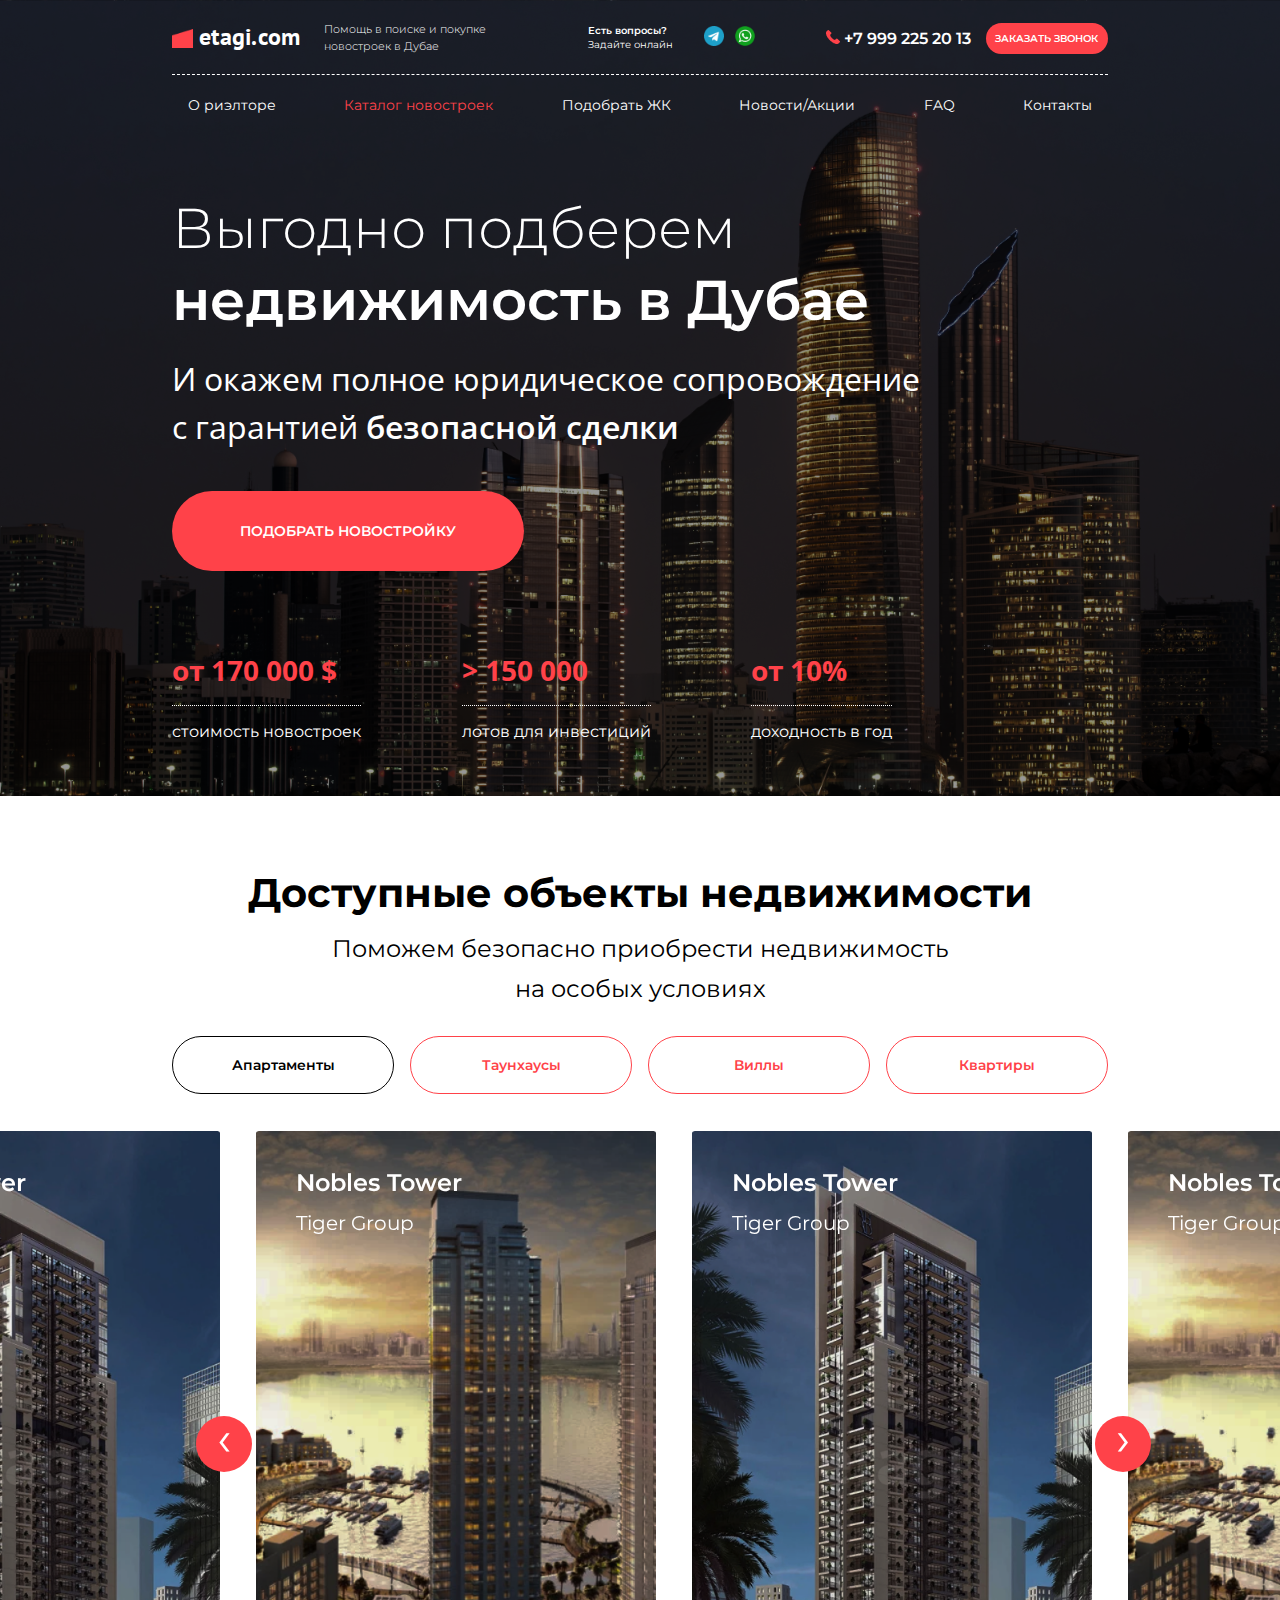
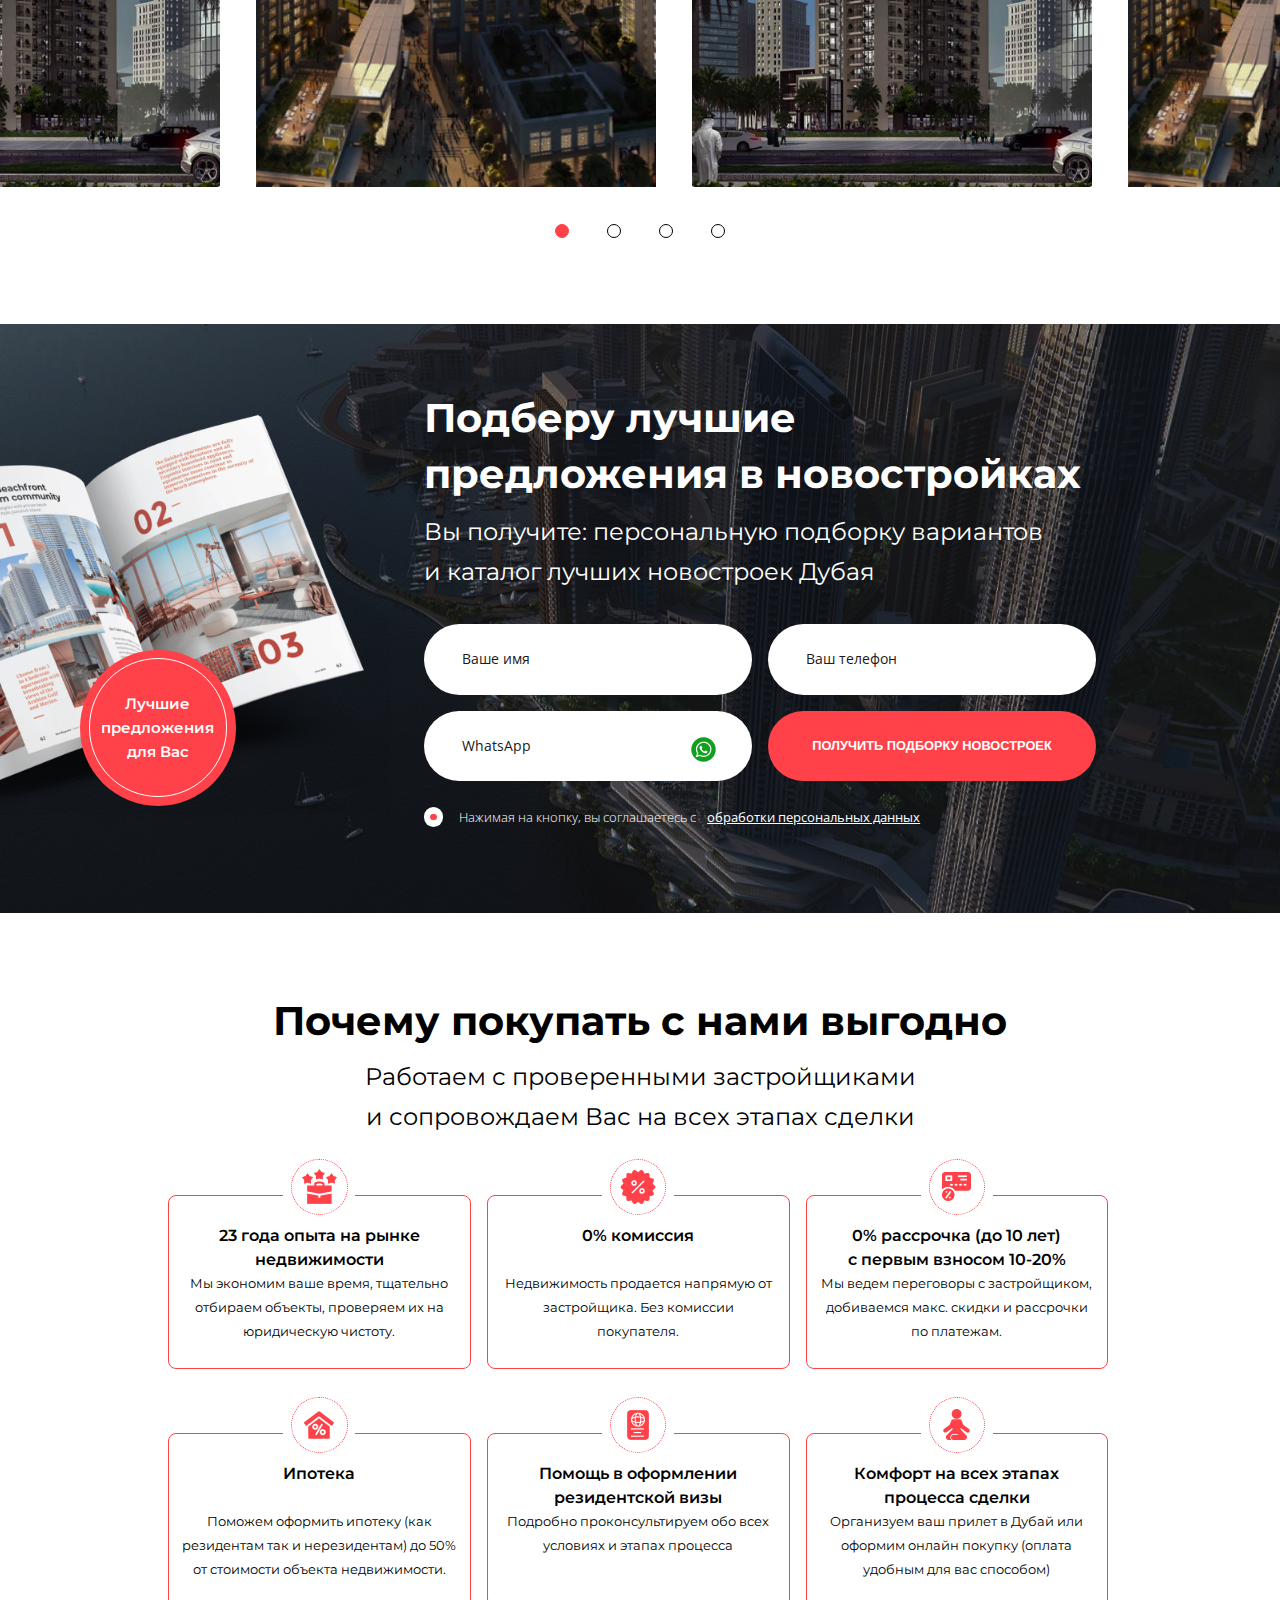
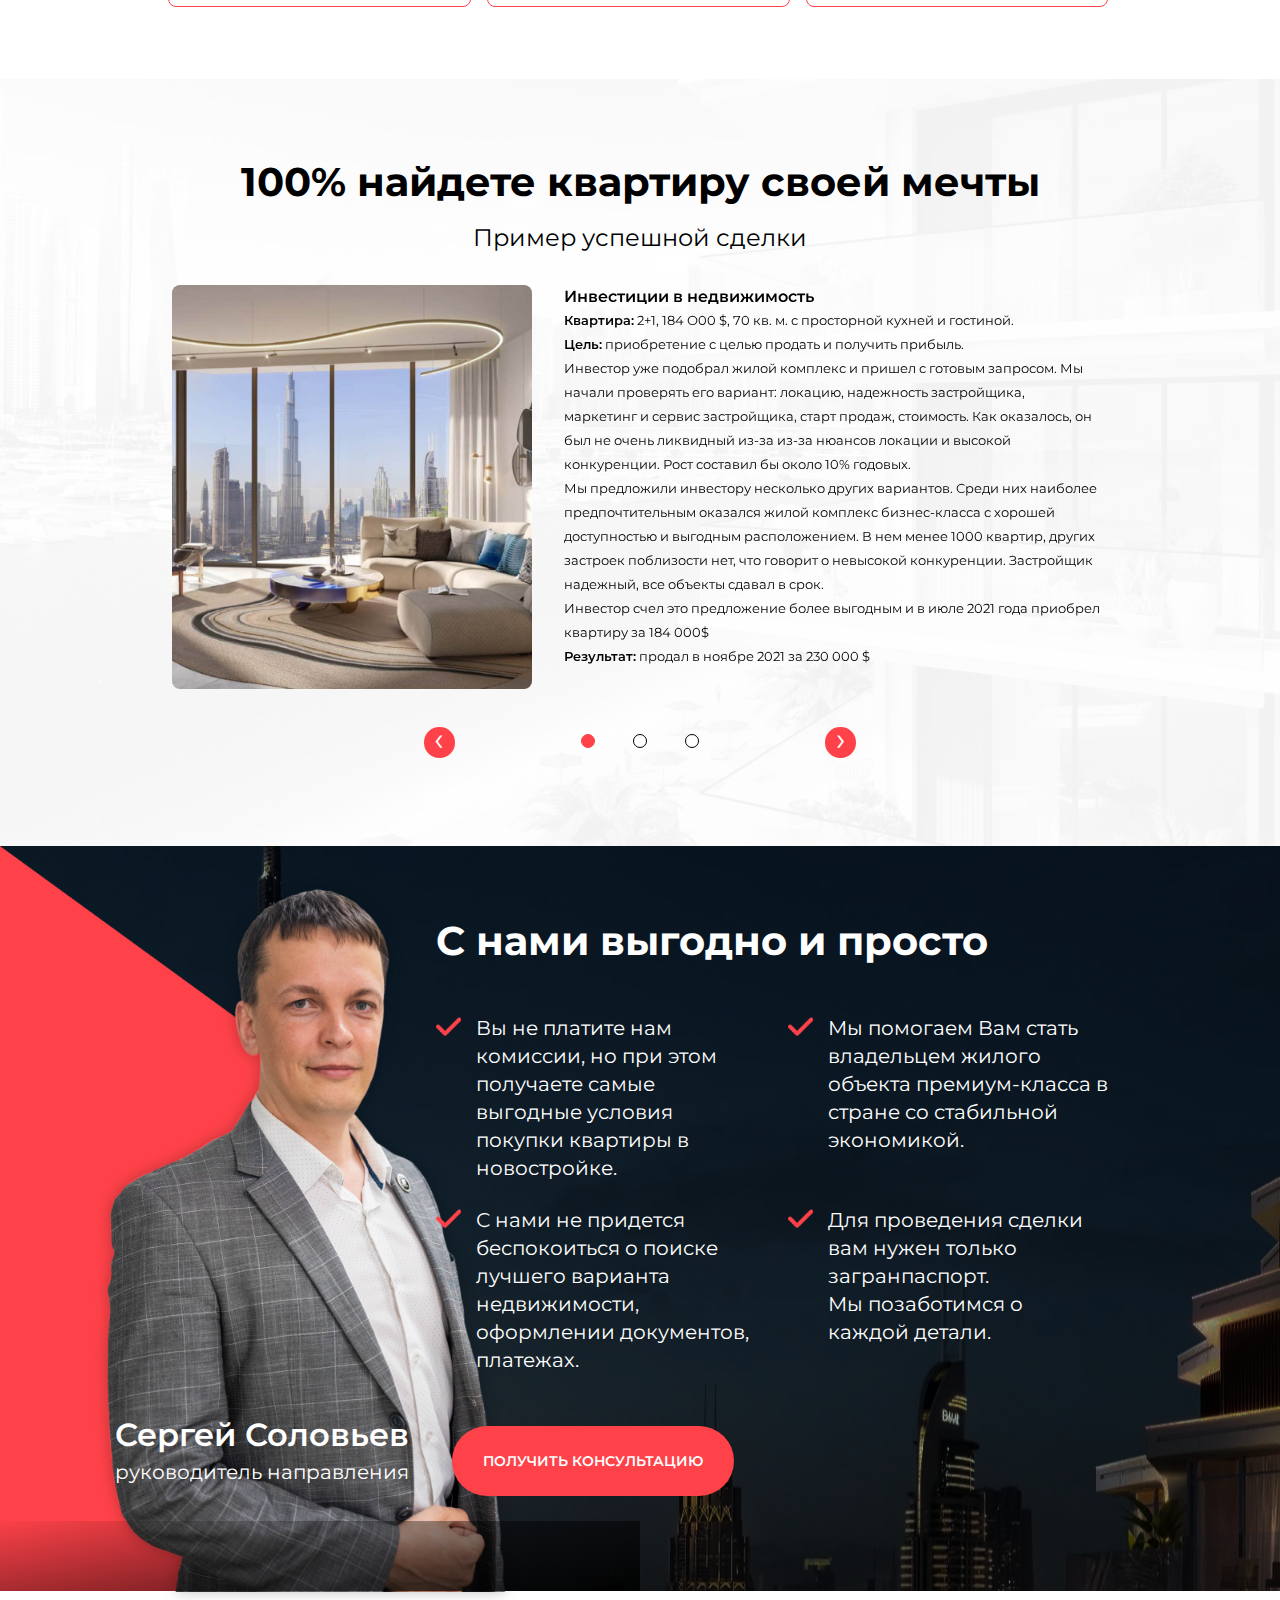
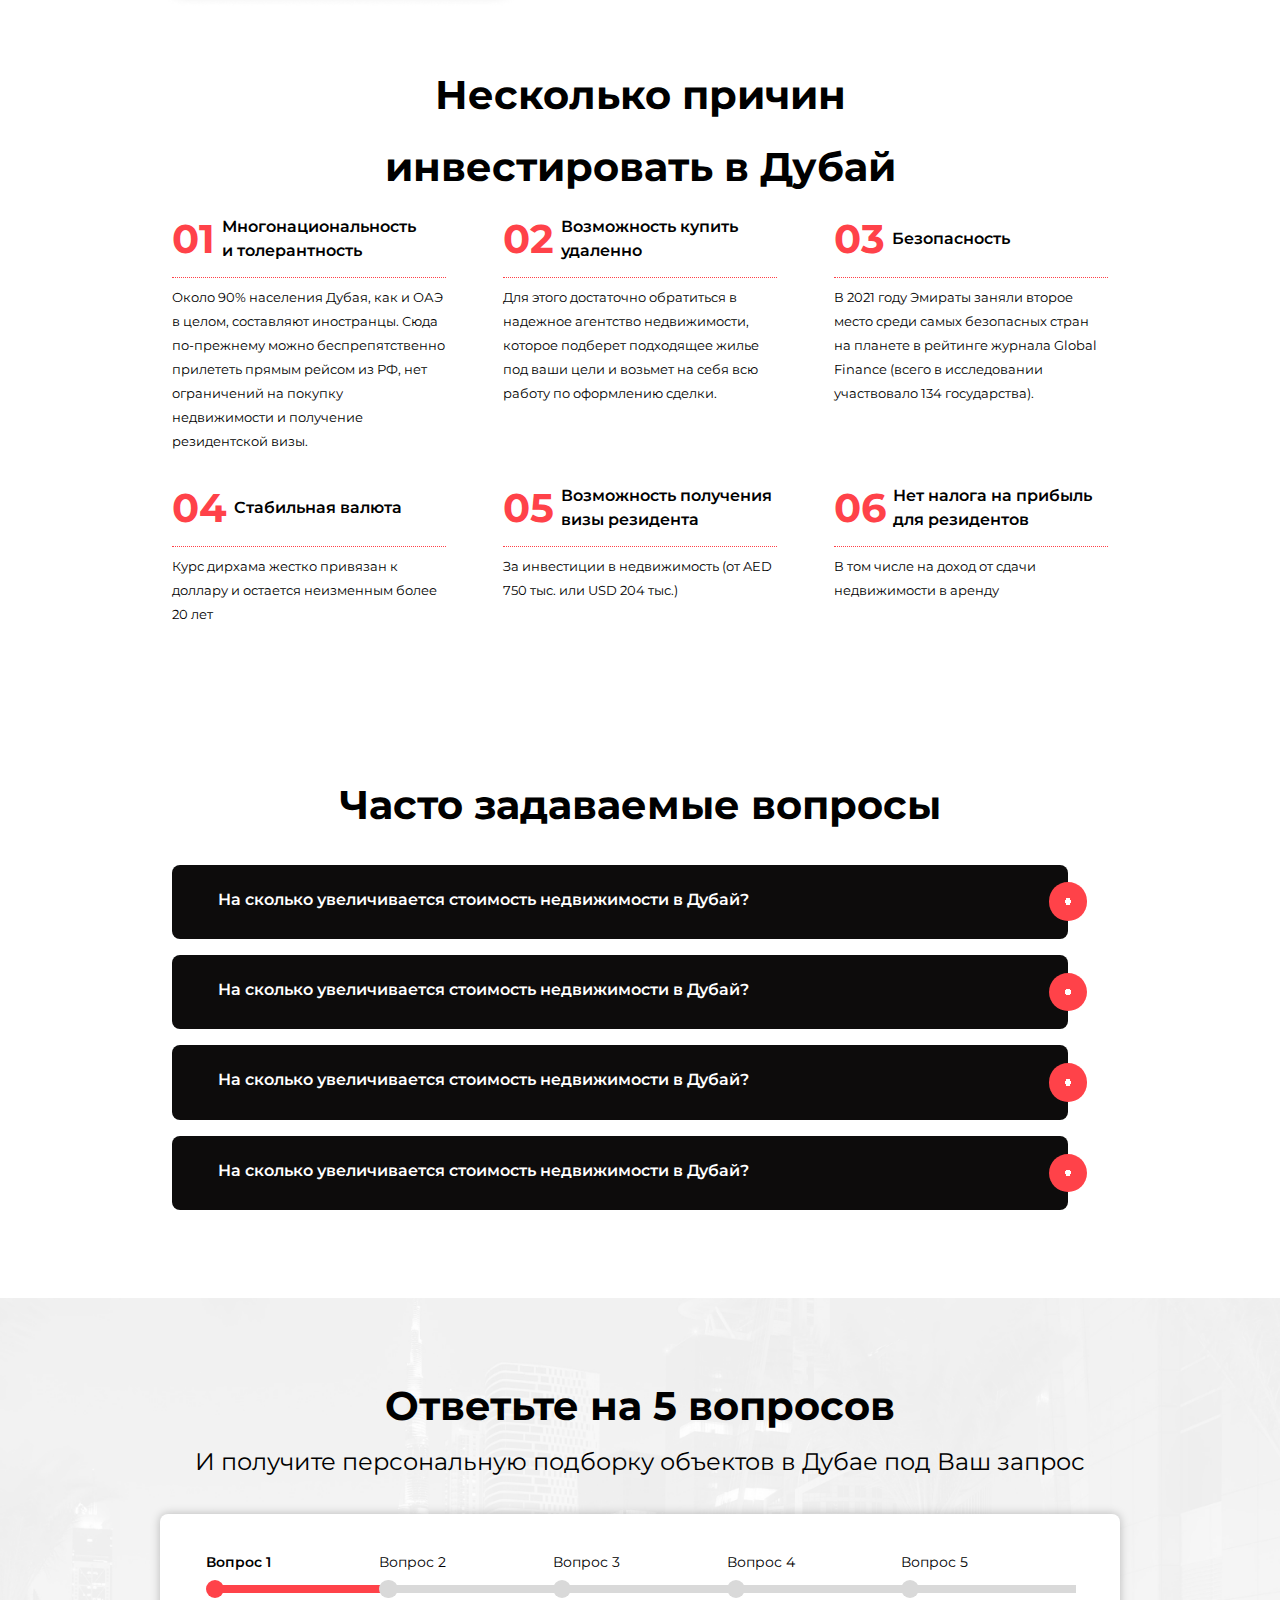
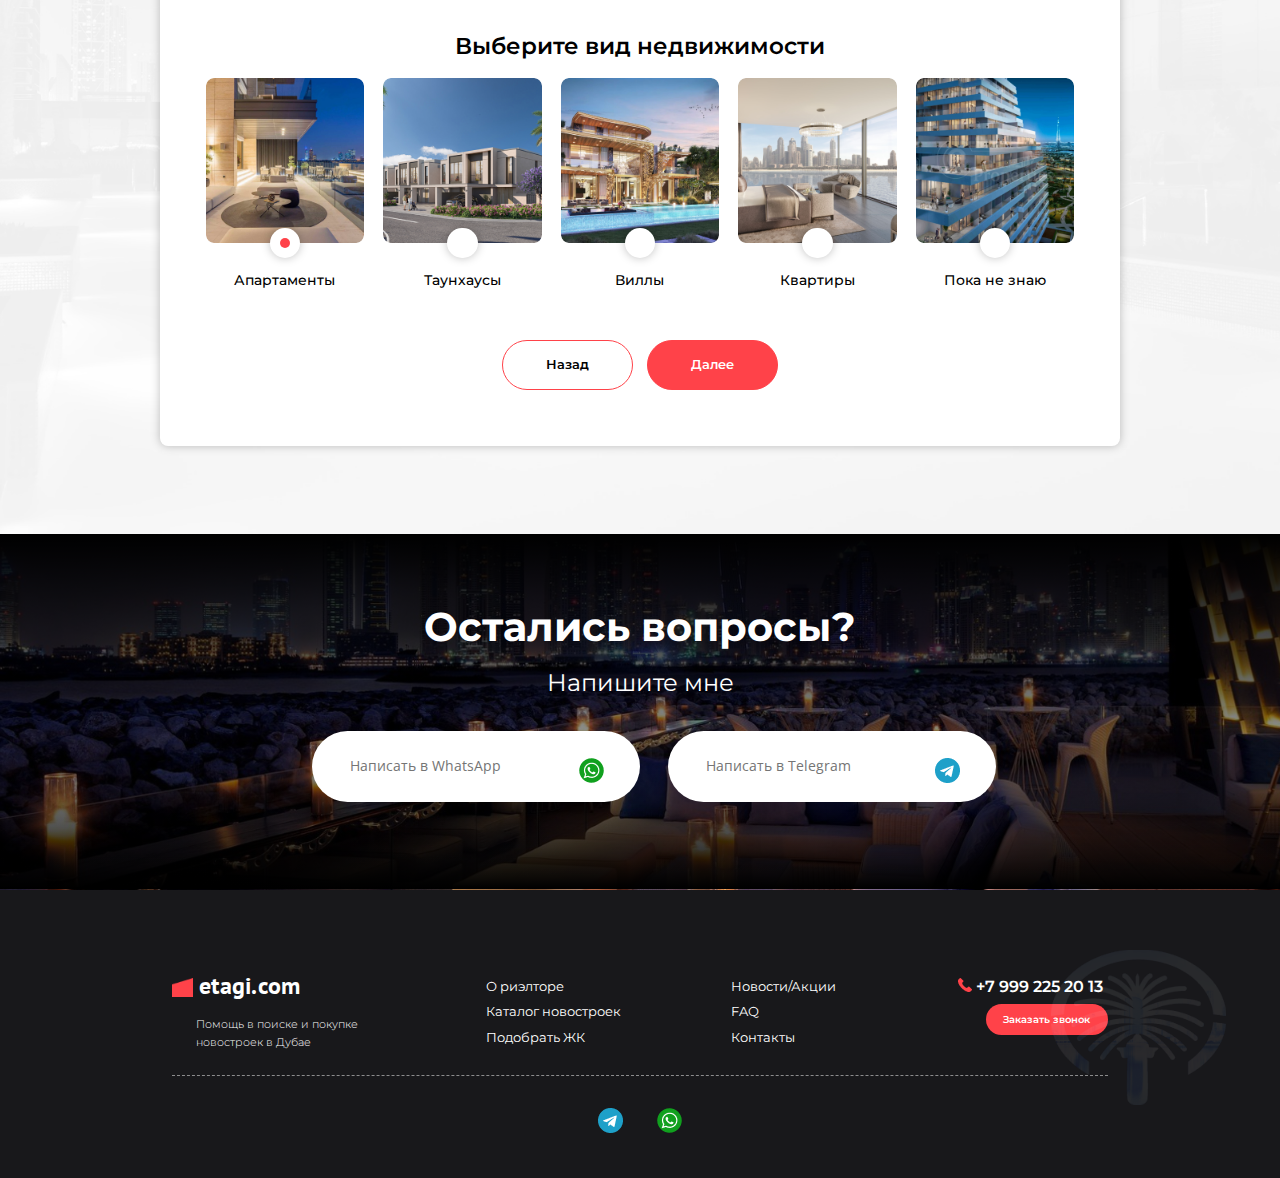
<file: index.html>
<!DOCTYPE html>
<html lang="en">
<head>
    <meta charset="UTF-8">
    <meta http-equiv="X-UA-Compatible" content="IE=edge" />
    <meta name="viewport" content="width=device-width, initial-scale=1.0" />
    <link rel="icon" type="image/png" href="" />
    <title>Etagi</title>
    <meta name="description" content="" />
	<link href="" rel="shortcut icon" />
    <link href="styles/style.css" rel="stylesheet">
</head>
<body>
    <header>
        <div class="container">
            <div class="row">
                <div class="header-top">
                    <a class="header-logo" href="/">
                        <img src="images/logo-rectangle.png">
                        <span>etagi.com</span>
                    </a>
                    <p class="site-about">Помощь в поиске и покупке новостроек в Дубае</p>
                    <div class="site-socials">
                        <p class="white"><strong>Есть вопросы?</strong>Задайте онлайн</p>
                        <a href="https://t.me/+79992252013">
                            <img src="images/telegram.png">
                        </a>
                        <a href="https://wa.me/+79992252013">
                            <img src="images/whatsapp.png">
                        </a>
                    </div>
                    <a class="header-phone" href="tel:+79992252013"><img src="images/phone.png">+7 999 225 20 13</a>
                    <a class="btn" href="/">Заказать звонок</a>
                </div>
                <div class="header-menu">
                    <ul>
                        <li>
                            <a href="/">О риэлторе</a>
                        </li>
                        <li>
                            <a class="current" href="/">Каталог новостроек</a>
                        </li> 
                        <li>
                            <a href="/">Подобрать  ЖК</a>
                        </li> 
                        <li>
                            <a href="/">Новости/Акции</a>
                        </li> 
                        <li>
                            <a href="/">FAQ</a>
                        </li>  
                        <li>
                            <a href="/">Контакты</a>
                        </li>
                    </ul>
                    <div class="header-mobile">
                        <a class="header-phone" href="tel:+79992252013"><img src="images/phone.png"><span>+7 999 225 20 13</span></a>
                        <a class="telegram" href="https://t.me/+79992252013">
                            <img src="images/telegram.png">
                        </a>
                        <a class="whatsapp" href="https://wa.me/+79992252013">
                            <img src="images/whatsapp.png">
                        </a>
                        <div class="mobile-toggle">
                            <span></span>
                            <span></span>
                            <span></span>
                        </div>
                    </div>
                </div>
                <h1>Выгодно подберем&ensp;<strong>недвижимость в Дубае</strong></h1>
                <h2>И окажем полное юридическое сопровождение с гарантией <strong>безопасной сделки</strong></h2>
                <a class="btn btn-large" href="/">Подобрать новостройку</a>
                <div class="header-numbers">
                    <div class="header-numbers__item">
                        <p class="red">от 170 000 $</p>
                        <p class="white">стоимость новостроек</p>
                    </div>
                    <div class="header-numbers__item">
                        <p class="red">> 150 000</p>
                        <p class="white">лотов для инвестиций</p>
                    </div>
                    <div class="header-numbers__item">
                        <p class="red">от 10%</p>
                        <p class="white">доходность в год</p>
                    </div>
                </div>
            </div>
        </div>
    </header>
    <section class="objects">
        <div class="container">
            <div class="row">
                <div class="title">
                    <h2>Доступные объекты недвижимости</h2>
                    <p>Поможем безопасно приобрести недвижимость на особых условиях </p>
                </div>
                <div class="catalog-links">
                    <a class="current">Апартаменты</a>
                    <a>Таунхаусы</a>
                    <a>Виллы</a>
                    <a>Квартиры</a>
                </div>
                <div class="objects-dropdown">
                    <p class="objects-dropdown__chosen">
                        <span class="objects-chosen-info">Апартаменты</span>   
                        <svg width="9" height="9" viewBox="0 0 9 9" fill="none" xmlns="http://www.w3.org/2000/svg">
                            <path d="M4.93301 8.25C4.74056 8.58333 4.25944 8.58333 4.06699 8.25L0.169874 1.5C-0.0225766 1.16667 0.217986 0.749999 0.602886 0.749999L8.39712 0.75C8.78202 0.75 9.02258 1.16667 8.83013 1.5L4.93301 8.25Z" fill="#FF4249"></path>
                        </svg>
                    </p>
                    <div class="objects-dropdown__list">
                        <ul>
                            <li>Апартаменты</li>
                            <li>Таунхаусы</li>
                            <li>Любая стадия строительства 4</li>
                            <li>Любая стадия строительства 5</li>
                        </ul>
                    </div>
                </div>
            </div>
        </div>
        <div class="catalog-slides">
            <div class="owl-carousel owl-carousel-1 owl-carousel-objects owl-theme">
                <div class="object-slide">
                    <img src="images/slide-1.png">
                    <p class="slide-title">Nobles Tower</p>
                    <p class="slide-group">Tiger Group</p>
                    <p class="slide-description">Этот проект предлагает просторные меблированные апартаменты с 1,2 и 3 спальнями. все апартаменты оборудованы современной техникой и всем необходимым для комфортного проживания в районе Business Bay</p>
                    <p class="slide-price">от 240 000$ <span>за&nbsp;70&nbsp;м²</span></p>
                    <a class="btn" href="/">Подробнее</a>
                </div>
                <div class="object-slide">
                    <img src="images/slide-2.png">
                    <p class="slide-title">Nobles Tower</p>
                    <p class="slide-group">Tiger Group</p>
                    <p class="slide-description">Этот проект предлагает просторные меблированные апартаменты с 1,2 и 3 спальнями. все апартаменты оборудованы современной техникой и всем необходимым для комфортного проживания в районе Business Bay</p>
                    <p class="slide-price">от 240 000$ <span>за&nbsp;70&nbsp;м²</span></p>
                    <a class="btn" href="/">Подробнее</a>
                </div>
                <div class="object-slide">
                    <img src="images/slide-1.png">
                    <p class="slide-title">Nobles Tower</p>
                    <p class="slide-group">Tiger Group</p>
                    <p class="slide-description">Этот проект предлагает просторные меблированные апартаменты с 1,2 и 3 спальнями. все апартаменты оборудованы современной техникой и всем необходимым для комфортного проживания в районе Business Bay</p>
                    <p class="slide-price">от 240 000$ <span>за&nbsp;70&nbsp;м²</span></p>
                    <a class="btn" href="/">Подробнее</a>
                </div>
                <div class="object-slide">
                    <img src="images/slide-2.png">
                    <p class="slide-title">Nobles Tower</p>
                    <p class="slide-group">Tiger Group</p>
                    <p class="slide-description">Этот проект предлагает просторные меблированные апартаменты с 1,2 и 3 спальнями. все апартаменты оборудованы современной техникой и всем необходимым для комфортного проживания в районе Business Bay</p>
                    <p class="slide-price">от 240 000$ <span>за&nbsp;70&nbsp;м²</span></p>
                    <a class="btn" href="/">Подробнее</a>
                </div>
                <div class="object-slide">
                    <img src="images/slide-1.png">
                    <p class="slide-title">Nobles Tower</p>
                    <p class="slide-group">Tiger Group</p>
                    <p class="slide-description">Этот проект предлагает просторные меблированные апартаменты с 1,2 и 3 спальнями. все апартаменты оборудованы современной техникой и всем необходимым для комфортного проживания в районе Business Bay</p>
                    <p class="slide-price">от 240 000$ <span>за&nbsp;70&nbsp;м²</span></p>
                    <a class="btn" href="/">Подробнее</a>
                </div>
                <div class="object-slide">
                    <img src="images/slide-2.png">
                    <p class="slide-title">Nobles Tower</p>
                    <p class="slide-group">Tiger Group</p>
                    <p class="slide-description">Этот проект предлагает просторные меблированные апартаменты с 1,2 и 3 спальнями. все апартаменты оборудованы современной техникой и всем необходимым для комфортного проживания в районе Business Bay</p>
                    <p class="slide-price">от 240 000$ <span>за&nbsp;70&nbsp;м²</span></p>
                    <a class="btn" href="/">Подробнее</a>
                </div>
                <div class="object-slide">
                    <img src="images/slide-1.png">
                    <p class="slide-title">Nobles Tower</p>
                    <p class="slide-group">Tiger Group</p>
                    <p class="slide-description">Этот проект предлагает просторные меблированные апартаменты с 1,2 и 3 спальнями. все апартаменты оборудованы современной техникой и всем необходимым для комфортного проживания в районе Business Bay</p>
                    <p class="slide-price">от 240 000$ <span>за&nbsp;70&nbsp;м²</span></p>
                    <a class="btn" href="/">Подробнее</a>
                </div>
                <div class="object-slide">
                    <img src="images/slide-2.png">
                    <p class="slide-title">Nobles Tower</p>
                    <p class="slide-group">Tiger Group</p>
                    <p class="slide-description">Этот проект предлагает просторные меблированные апартаменты с 1,2 и 3 спальнями. все апартаменты оборудованы современной техникой и всем необходимым для комфортного проживания в районе Business Bay</p>
                    <p class="slide-price">от 240 000$ <span>за&nbsp;70&nbsp;м²</span></p>
                    <a class="btn" href="/">Подробнее</a>
                </div>
            </div>
        </div>
    </section>
    <section class="order">
        <div class="container">
            <div class="row">
                <div class="order-book">
                    <img src="images/order-book.png">
                    <div class="order-label">
                        <div class="label-border">
                            <p>Лучшие предложения для Вас</p>
                        </div>
                    </div>
                </div>
                <div class="order-form">
                    <h2>Подберу лучшие предложения в новостройках </h2>
                    <p>Вы получите: персональную подборку вариантов и&nbsp;каталог лучших новостроек Дубая</p>
                    <form>
                        <input type="text" class="input-name" placeholder="Ваше имя" required="required">
                        <input type="tel" class="input-phone" placeholder="Ваш телефон" required="required">
                        <input type="tel" class="input-whatsapp" placeholder="WhatsApp" required="required">
                        <button type="submit" class="btn">Получить подборку новостроек</button>
                        <p class="checkbox"><span class="checkbox-lite checked"><span class="checkbox-red"></span></span><span class="checkbox-text">Нажимая на кнопку, вы соглашаетесь с <a href="/">обработки персональных данных</a></span></p>
                    </form>
                </div>
            </div>
        </div>
    </section>
    <section class="advanteges">
        <div class="container">
            <div class="row">
                <div class="title">
                    <h2>Почему покупать с нами выгодно</h2>
                    <p>Работаем с проверенными застройщиками и сопровождаем Вас на всех этапах сделки</p>
                </div>
                <div class="advanteges-item">
                    <div class="advanteges-item__image">
                        <div class="image-circle">
                            <img src="images/advanteges-1.png">
                        </div>
                    </div>
                    <p class="advanteges-item__title">23 года опыта на рынке недвижимости</p>
                    <p class="advanteges-item__text">Мы экономим ваше время, тщательно отбираем объекты, проверяем их на юридическую чистоту.</p>
                </div>
                <div class="advanteges-item">
                    <div class="advanteges-item__image">
                        <div class="image-circle">
                            <img src="images/advanteges-2.png">
                        </div>
                    </div>
                    <p class="advanteges-item__title">0% комиссия</p>
                    <p class="advanteges-item__text">Недвижимость продается напрямую от застройщика. Без комиссии покупателя.</p>
                </div>
                <div class="advanteges-item">
                    <div class="advanteges-item__image">
                        <div class="image-circle">
                            <img src="images/advanteges-3.png">
                        </div>
                    </div>
                    <p class="advanteges-item__title">0% рассрочка (до 10 лет) с&nbsp;первым взносом 10-20%</p>
                    <p class="advanteges-item__text">Мы ведем переговоры с&nbsp;застройщиком, добиваемся макс. скидки и рассрочки по платежам.</p>
                </div>
                <div class="advanteges-item">
                    <div class="advanteges-item__image">
                        <div class="image-circle">
                            <img src="images/advanteges-4.png">
                        </div>
                    </div>
                    <p class="advanteges-item__title">Ипотека</p>
                    <p class="advanteges-item__text">Поможем оформить ипотеку (как резидентам так и нерезидентам) до 50% от стоимости объекта недвижимости.</p>
                </div>
                <div class="advanteges-item">
                    <div class="advanteges-item__image">
                        <div class="image-circle">
                            <img src="images/advanteges-5.png">
                        </div>
                    </div>
                    <p class="advanteges-item__title">Помощь в оформлении резидентской визы</p>
                    <p class="advanteges-item__text">Подробно проконсультируем обо всех условиях и этапах процесса</p>
                </div>
                <div class="advanteges-item">
                    <div class="advanteges-item__image">
                        <div class="image-circle">
                            <img src="images/advanteges-6.png">
                        </div>
                    </div>
                    <p class="advanteges-item__title">Комфорт на всех этапах процесса сделки</p>
                    <p class="advanteges-item__text">Организуем ваш прилет в Дубай или оформим онлайн покупку (оплата удобным для вас способом)</p>
                </div>
            </div>
        </div>
    </section>
    <section class="examples">
        <div class="container">
            <div class="row">
                <div class="title">
                    <h2>100% найдете квартиру своей мечты</h2>
                    <p>Пример успешной сделки</p>
                </div>
                <div class="owl-carousel owl-carousel-2 owl-carousel-example owl-theme">
                    <div class="example-slide">
                        <div class="slide-image">
                            <img src="images/dream-1.png">
                        </div>
                        <div class="slide-info">
                            <h6>Инвестиции в недвижимость</h6>
                            <p><strong>Квартира:</strong> 2+1, 184 О00 $, 70 кв. м. с просторной кухней и гостиной.<br>
                                <strong>Цель:</strong> приобретение с целью продать и получить прибыль.<br>
                                Инвестор уже подобрал жилой комплекс и пришел с готовым запросом. Мы начали проверять его вариант: локацию, надежность застройщика, маркетинг и сервис застройщика, старт продаж, стоимость. Как оказалось, он был не очень ликвидный из-за из-за нюансов локации и высокой конкуренции. Рост составил бы около 10% годовых.<br>
                                Мы предложили инвестору несколько других вариантов. Среди них наиболее предпочтительным оказался жилой комплекс бизнес-класса с хорошей доступностью и выгодным расположением. В нем менее 1000 квартир, других застроек поблизости нет, что говорит о невысокой конкуренции. Застройщик надежный, все объекты сдавал в срок.<br>
                                Инвестор счел это предложение более выгодным и в июле 2021 года приобрел квартиру за 184 000$<br>
                                <strong>Результат:</strong> продал в ноябре 2021 за 230 000 $</p>
                        </div>
                    </div>
                    <div class="example-slide">
                        <div class="slide-image">
                            <img src="images/dream-1.png">
                        </div>
                        <div class="slide-info">
                            <h6>Инвестиции в недвижимость</h6>
                            <p><strong>Квартира:</strong> 2+1, 184 О00 $, 70 кв. м. с просторной кухней и гостиной.<br>
                                <strong>Цель:</strong> приобретение с целью продать и получить прибыль.<br>
                                Инвестор уже подобрал жилой комплекс и пришел с готовым запросом. Мы начали проверять его вариант: локацию, надежность застройщика, маркетинг и сервис застройщика, старт продаж, стоимость. Как оказалось, он был не очень ликвидный из-за из-за нюансов локации и высокой конкуренции. Рост составил бы около 10% годовых.<br>
                                Мы предложили инвестору несколько других вариантов. Среди них наиболее предпочтительным оказался жилой комплекс бизнес-класса с хорошей доступностью и выгодным расположением. В нем менее 1000 квартир, других застроек поблизости нет, что говорит о невысокой конкуренции. Застройщик надежный, все объекты сдавал в срок.<br>
                                Инвестор счел это предложение более выгодным и в июле 2021 года приобрел квартиру за 184 000$<br>
                                <strong>Результат:</strong> продал в ноябре 2021 за 230 000 $</p>
                        </div>
                    </div>
                    <div class="example-slide">
                        <div class="slide-image">
                            <img src="images/dream-1.png">
                        </div>
                        <div class="slide-info">
                            <h6>Инвестиции в недвижимость</h6>
                            <p><strong>Квартира:</strong> 2+1, 184 О00 $, 70 кв. м. с просторной кухней и гостиной.<br>
                                <strong>Цель:</strong> приобретение с целью продать и получить прибыль.<br>
                                Инвестор уже подобрал жилой комплекс и пришел с готовым запросом. Мы начали проверять его вариант: локацию, надежность застройщика, маркетинг и сервис застройщика, старт продаж, стоимость. Как оказалось, он был не очень ликвидный из-за из-за нюансов локации и высокой конкуренции. Рост составил бы около 10% годовых.<br>
                                Мы предложили инвестору несколько других вариантов. Среди них наиболее предпочтительным оказался жилой комплекс бизнес-класса с хорошей доступностью и выгодным расположением. В нем менее 1000 квартир, других застроек поблизости нет, что говорит о невысокой конкуренции. Застройщик надежный, все объекты сдавал в срок.<br>
                                Инвестор счел это предложение более выгодным и в июле 2021 года приобрел квартиру за 184 000$<br>
                                <strong>Результат:</strong> продал в ноябре 2021 за 230 000 $</p>
                        </div>
                    </div>
                </div>
            </div>
        </div>
    </section>
    <section class="director">
        <img class="director-rectangle__bg" src="images/director-rectangle.png">
        <img class="director-photo" src="images/director.png">
        <div class="director-name">
            <h4>Сергей Соловьев</h4>
            <p>руководитель направления</p>
        </div>
        <div class="container">
            <div class="row">
                <div class="director-info">
                    <h2>С нами выгодно и просто</h2>
                    <div class="director-info__check">
                        <p>Вы не платите нам комиссии, но при этом получаете самые выгодные условия покупки квартиры в новостройке.</p>
                    </div>
                    <div class="director-info__check">
                        <p>Мы помогаем Вам стать владельцем жилого объекта премиум-класса в стране со стабильной экономикой.</p>
                    </div>
                    <div class="director-info__check">
                        <p>С нами не придется беспокоиться о поиске лучшего варианта недвижимости, оформлении документов, платежах.</p>
                    </div>
                    <div class="director-info__check">
                        <p>Для проведения сделки вам нужен только загранпаспорт.<br>Мы позаботимся о каждой детали.</p>
                    </div>
                    <a class="btn" href="/">Получить консультацию</a>
                </div>
            </div>
        </div>
    </section>
    <section class="reason">
        <div class="container">
            <div class="row">
                <div class="title">
                    <h2>Несколько причин инвестировать в Дубай</p>
                </div>
                <div class="reason-item">
                    <div class="reason-item__title">
                        <p class="title-number">01</p>
                        <p class="title-title">Многонациональность и&nbsp;толерантность</p>
                    </div>
                    <p class="reason-item__text">Около 90% населения Дубая, как и ОАЭ в целом, составляют иностранцы. Сюда по-прежнему можно беспрепятственно прилететь прямым рейсом из РФ, нет ограничений на покупку недвижимости и получение резидентской визы.</p>
                </div>
                <div class="reason-item">
                    <div class="reason-item__title">
                        <p class="title-number">02</p>
                        <p class="title-title">Возможность купить удаленно</p>
                    </div>
                    <p class="reason-item__text">Для этого достаточно обратиться в надежное агентство недвижимости, которое подберет подходящее жилье под ваши цели и возьмет на себя всю работу по оформлению сделки.</p>
                </div>
                <div class="reason-item">
                    <div class="reason-item__title">
                        <p class="title-number">03</p>
                        <p class="title-title">Безопасность</p>
                    </div>
                    <p class="reason-item__text">В 2021 году Эмираты заняли второе место среди самых безопасных стран на планете в рейтинге журнала Global Finance (всего в исследовании участвовало 134 государства).</p>
                </div>
                <div class="reason-item">
                    <div class="reason-item__title">
                        <p class="title-number">04</p>
                        <p class="title-title">Стабильная валюта</p>
                    </div>
                    <p class="reason-item__text">Курс дирхама жестко привязан к доллару и остается неизменным более 20 лет</p>
                </div>
                <div class="reason-item">
                    <div class="reason-item__title">
                        <p class="title-number">05</p>
                        <p class="title-title">Возможность получения визы резидента</p>
                    </div>
                    <p class="reason-item__text">За инвестиции в недвижимость (от AED 750 тыс. или USD 204 тыс.)</p>
                </div>
                <div class="reason-item">
                    <div class="reason-item__title">
                        <p class="title-number">06</p>
                        <p class="title-title">Нет налога на прибыль для резидентов</p>
                    </div>
                    <p class="reason-item__text">В том числе на доход от сдачи недвижимости в аренду</p>
                </div>
            </div>
        </div>
    </section>
    <section class="faq">
        <div class="container">
            <div class="row">
                <div class="title">
                    <h2>Часто задаваемые вопросы</h2>
                </div>
                <div class="accordion">
                    <div class="accordion-item">
                        <div class="accordion-btn"><p>На сколько увеличивается стоимость недвижимости в Дубай?</p><div><span></span><span></span></div></div>
                        <div class="content">
                            <p>Дубай быстро превращается в международный торговый и туристический центр. Это один из самых безопасных городов мира с одной из самых быстрорастущих экономик в регионе. Среднегодовая доходность инвестиций в Дубае колеблется от 5% до 8,4%.</p>
                        </div>
                    </div>
                    <div class="accordion-item">
                        <div class="accordion-btn"><p>На сколько увеличивается стоимость недвижимости в Дубай?</p><div><span></span><span></span></div></div>
                        <div class="content">
                            <p>Дубай быстро превращается в международный торговый и туристический центр. Это один из самых безопасных городов мира с одной из самых быстрорастущих экономик в регионе. Среднегодовая доходность инвестиций в Дубае колеблется от 5% до 8,4%.</p>
                        </div>
                    </div>
                    <div class="accordion-item">
                        <div class="accordion-btn"><p>На сколько увеличивается стоимость недвижимости в Дубай?</p><div><span></span><span></span></div></div>
                        <div class="content">
                            <p>Дубай быстро превращается в международный торговый и туристический центр. Это один из самых безопасных городов мира с одной из самых быстрорастущих экономик в регионе. Среднегодовая доходность инвестиций в Дубае колеблется от 5% до 8,4%.</p>
                        </div>
                    </div>
                    <div class="accordion-item">
                        <div class="accordion-btn"><p>На сколько увеличивается стоимость недвижимости в Дубай?</p><div><span></span><span></span></div></div>
                        <div class="content">
                            <p>Дубай быстро превращается в международный торговый и туристический центр. Это один из самых безопасных городов мира с одной из самых быстрорастущих экономик в регионе. Среднегодовая доходность инвестиций в Дубае колеблется от 5% до 8,4%.</p>
                        </div>
                    </div>
                </div>
            </div>
        </div>
    </section>
    <section class="quiz">
        <div class="container">
            <div class="row">
                <div class="title">
                    <h2>Ответьте на 5 вопросов</h2>
                    <p>И получите персональную подборку объектов в Дубае под Ваш запрос</p>
                </div>
                <div class="quiz-window">
                    <div class="quiz-line">
                        <div class="quiz-question quiz-question__1 done">
                            <p class="text">Вопрос 1</p>
                            <p class="circle"><span></span></p>
                            <p class="progress"><span></span></p>
                        </div>
                        <div class="quiz-question quiz-question__2 current">
                            <p class="text">Вопрос 2</p>
                            <p class="circle"><span></span></p>
                            <p class="progress"><span></span></p>
                        </div>
                        <div class="quiz-question quiz-question__3">
                            <p class="text">Вопрос 3</p>
                            <p class="circle"><span></span></p>
                            <p class="progress"><span></span></p>
                        </div>
                        <div class="quiz-question quiz-question__4">
                            <p class="text">Вопрос 4</p>
                            <p class="circle"><span></span></p>
                            <p class="progress"><span></span></p>
                        </div>
                        <div class="quiz-question quiz-question__5">
                            <p class="text">Вопрос 5</p>
                            <p class="circle"><span></span></p>
                            <p class="progress"><span></span></p>
                        </div>
                    </div>
                    <p class="quiz-title">Выберите вид недвижимости</p>
                    <div class="quiz-answers">
                        <div class="answer checked">
                            <div class="answer-image">
                                <img src="images/quiz-1.png">
                            </div>
                            <div class="answer-check"><span></span></div>
                            <p class="answer-text">Апартаменты</p>
                        </div>
                        <div class="answer">
                            <div class="answer-image">
                                <img src="images/quiz-2.png">
                            </div>
                            <div class="answer-check"><span></span></div>
                            <p class="answer-text">Таунхаусы</p>
                        </div>
                        <div class="answer">
                            <div class="answer-image">
                                <img src="images/quiz-3.png">
                            </div>
                            <div class="answer-check"><span></span></div>
                            <p class="answer-text">Виллы</p>
                        </div>
                        <div class="answer">
                            <div class="answer-image">
                                <img src="images/quiz-4.png">
                            </div>
                            <div class="answer-check"><span></span></div>
                            <p class="answer-text">Квартиры</p>
                        </div>
                        <div class="answer">
                            <div class="answer-image">
                                <img src="images/quiz-5.png">
                            </div>
                            <div class="answer-check"><span></span></div>
                            <p class="answer-text">Пока не знаю</p>
                        </div>
                    </div>
                    <div class="quiz-buttons">
                        <a class="btn btn-prev">Назад</a>
                        <a class="btn btn-next">Далее</a>
                    </div>
                </div>
            </div>
        </div>
    </section>    
    <section class="order-bottom">
        <div class="container">
            <div class="row">
                <div class="title">
                    <h2>Остались вопросы?</h2>
                    <p>Напишите мне</p>
                </div>
                <form>
                    <input type="text" class="input-whatsapp" placeholder="Написать в WhatsApp" required="required">
                </form>
                <form>
                    <input type="text" class="input-telegram" placeholder="Написать в Telegram" required="required">
                </form>
            </div>
        </div>
    </section>
    <footer>
        <div class="container">
            <div class="row">
                <div class="footer-logo">
                    <a class="footer-logo__link" href="/">
                        <img src="images/logo-rectangle.png">
                        <span>etagi.com</span>
                    </a>
                    <p>Помощь в поиске и покупке новостроек в Дубае</p>
                </div>
                <ul class="footer-links">
                    <li>
                        <a href="/">О риэлторе</a>           
                    </li>
                    <li>
                        <a href="/">Каталог новостроек</a>
                    </li>
                    <li>
                        <a href="/">Подобрать  ЖК </a>
                    </li>             
                </ul>
                <ul class="footer-links">
                    <li>
                        <a href="/">Новости/Акции</a>           
                    </li>
                    <li>
                        <a href="/">FAQ</a>
                    </li>
                    <li>
                        <a href="/">Контакты</a>
                    </li>             
                </ul>
                <div class="footer-order">
                    <a class="footer-phone" href="tel:+79992252013"><img src="images/phone.png">+7 999 225 20 13</a>
                    <a class="btn" href="/">Заказать звонок</a>
                </div>
            </div>
            <div class="footer-bottom">
                <a href="https://t.me/+79992252013">
                    <img src="images/telegram.png">
                </a>
                <a href="https://wa.me/+79992252013">
                    <img src="images/whatsapp.png">
                </a>
            </div>
        </div>
    </footer>
    <script src="https://ajax.googleapis.com/ajax/libs/jquery/3.3.1/jquery.min.js"></script>
	<script defer src="js/owl.carousel.js"></script>
    <script defer src="js/main.js"></script>
</body>
</html>
</file>
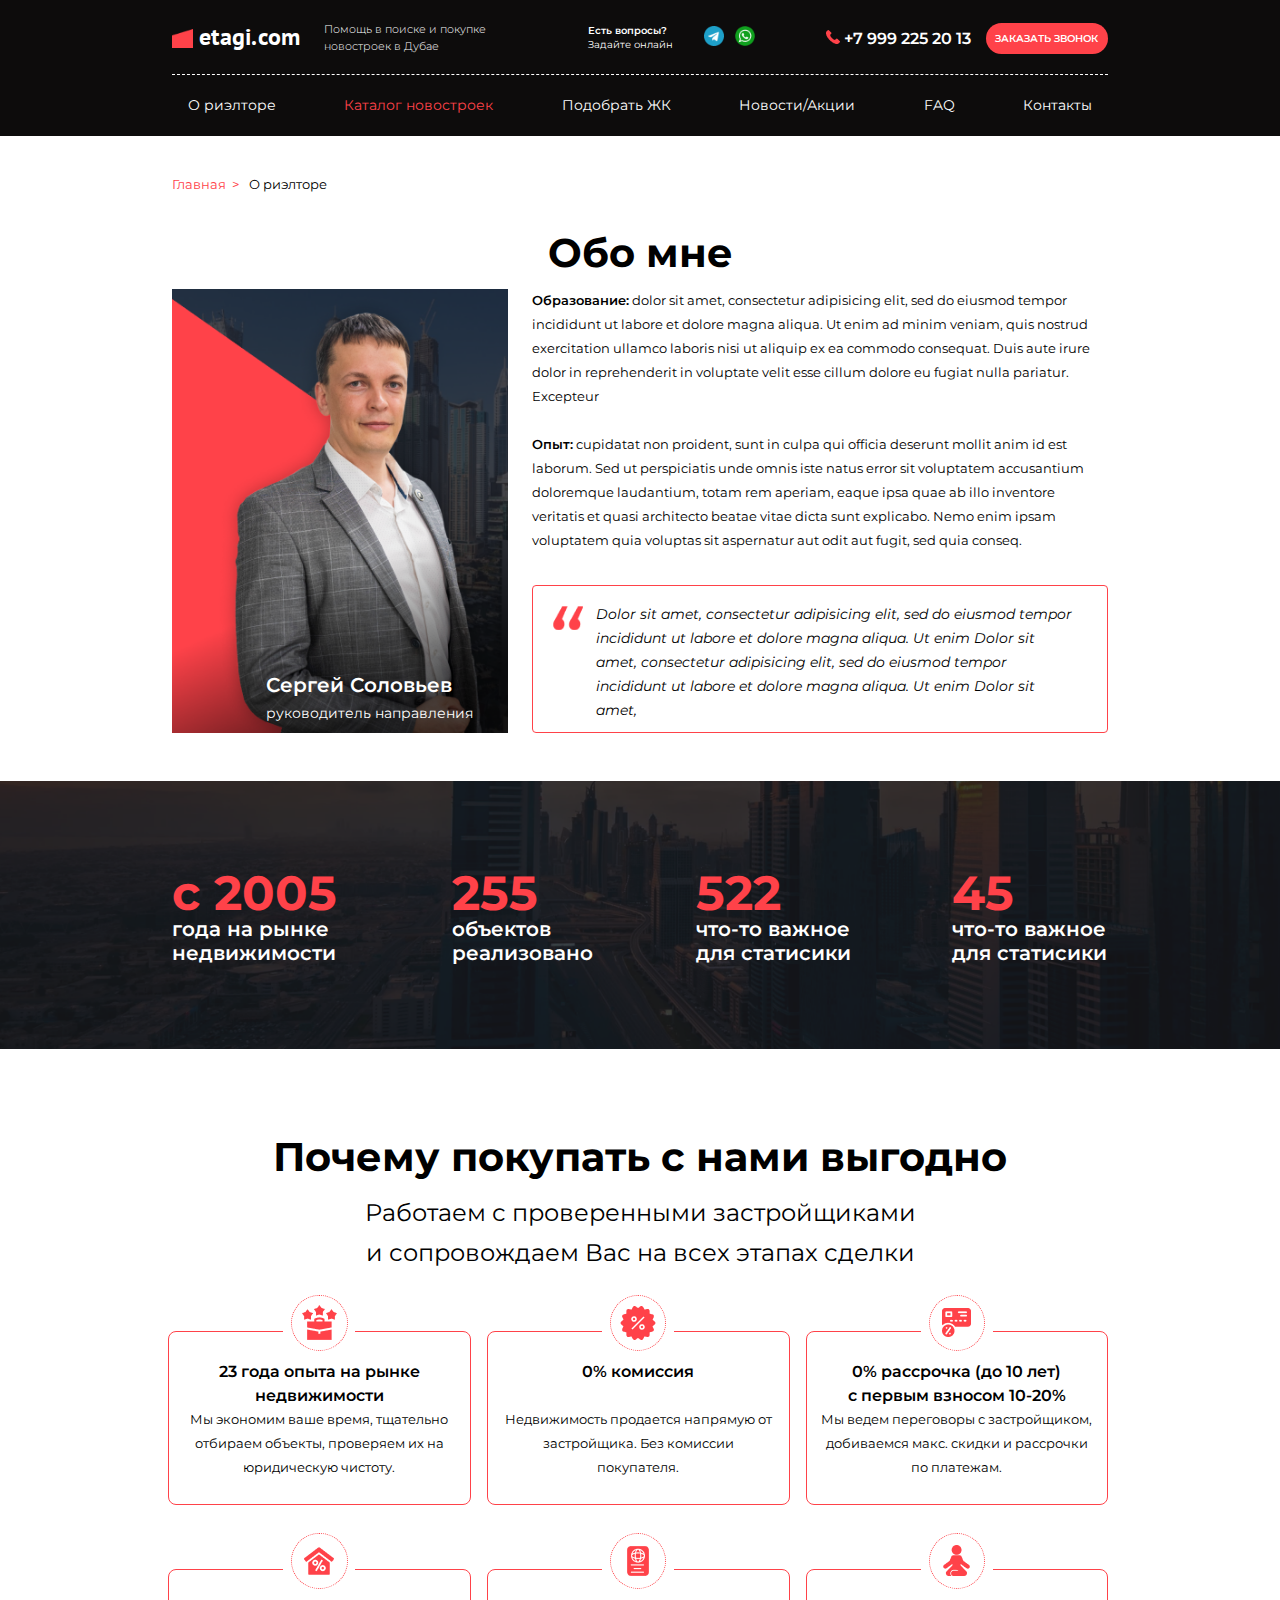
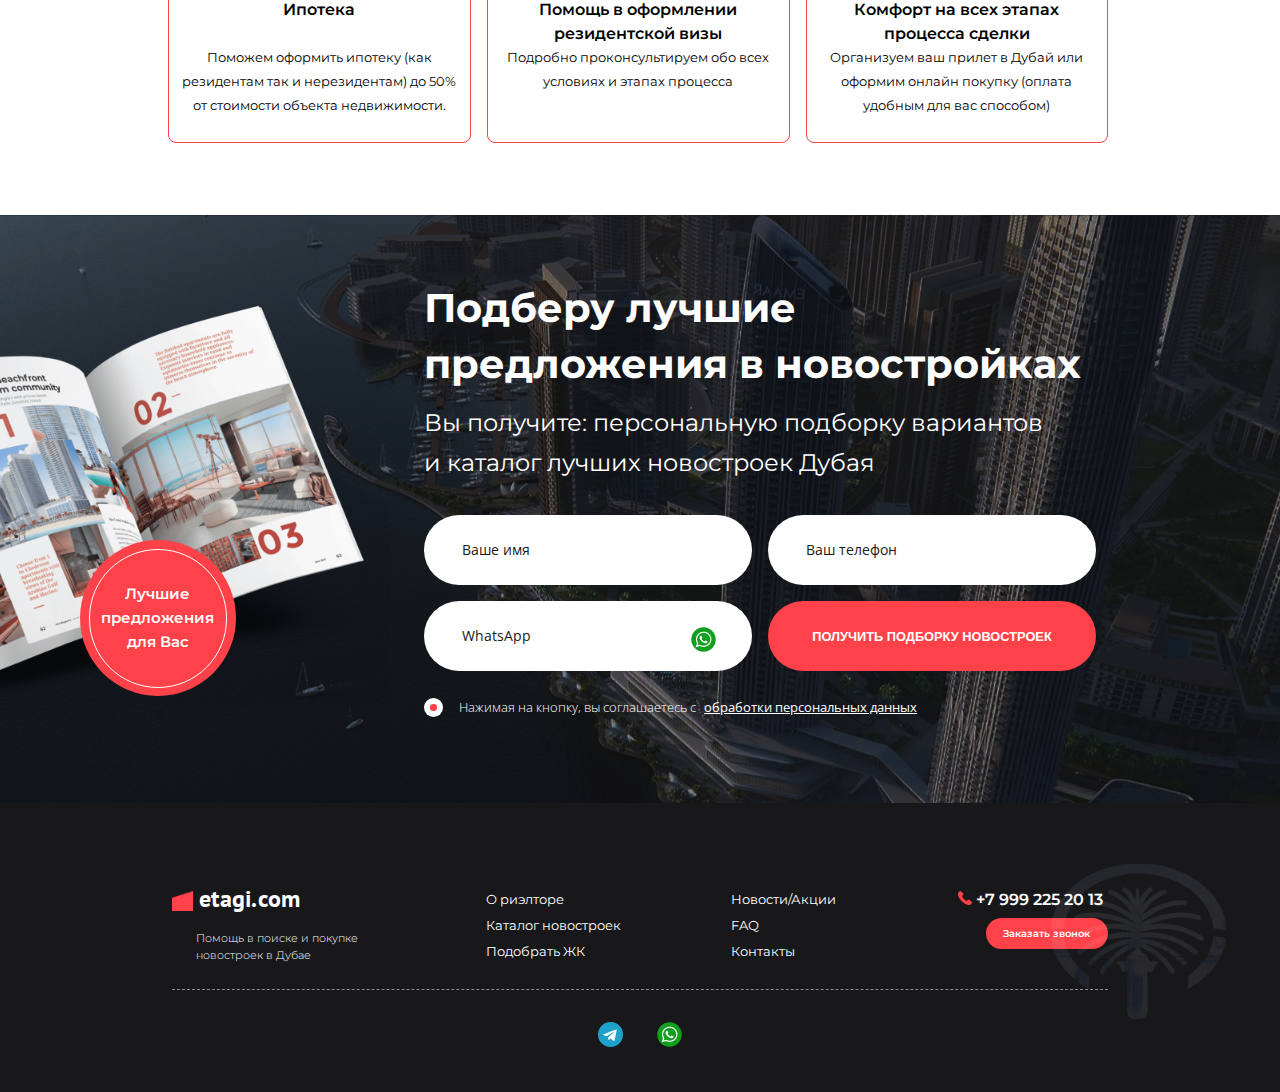
<file: about.html>
<!DOCTYPE html>
<html lang="en">
<head>
    <meta charset="UTF-8">
    <meta http-equiv="X-UA-Compatible" content="IE=edge" />
    <meta name="viewport" content="width=device-width, initial-scale=1.0" />
    <link rel="icon" type="image/png" href="" />
    <title>Обо мне</title>
    <meta name="description" content="" />
	<link href="" rel="shortcut icon" />
    <link href="styles/style.css" rel="stylesheet">
</head>
<body>
    <header class="header-page">
        <div class="container">
            <div class="row">
                <div class="header-top">
                    <a class="header-logo" href="/">
                        <img src="images/logo-rectangle.png">
                        <span>etagi.com</span>
                    </a>
                    <p class="site-about">Помощь в поиске и покупке новостроек в Дубае</p>
                    <div class="site-socials">
                        <p class="white"><strong>Есть вопросы?</strong>Задайте онлайн</p>
                        <a href="https://t.me/+79992252013">
                            <img src="images/telegram.png">
                        </a>
                        <a href="https://wa.me/+79992252013">
                            <img src="images/whatsapp.png">
                        </a>
                    </div>
                    <a class="header-phone" href="tel:+79992252013"><img src="images/phone.png">+7 999 225 20 13</a>
                    <a class="btn" href="/">Заказать звонок</a>
                </div>
                <div class="header-menu">
                    <ul>
                        <li>
                            <a href="/">О риэлторе</a>
                        </li>
                        <li>
                            <a class="current" href="/">Каталог новостроек</a>
                        </li> 
                        <li>
                            <a href="/">Подобрать  ЖК</a>
                        </li> 
                        <li>
                            <a href="/">Новости/Акции</a>
                        </li> 
                        <li>
                            <a href="/">FAQ</a>
                        </li>  
                        <li>
                            <a href="/">Контакты</a>
                        </li>
                    </ul>
					<div class="header-mobile">
                        <a class="header-phone" href="tel:+79992252013"><img src="images/phone.png"><span>+7 999 225 20 13</span></a>
                        <a class="telegram" href="https://t.me/+79992252013">
                            <img src="images/telegram.png">
                        </a>
                        <a class="whatsapp" href="https://wa.me/+79992252013">
                            <img src="images/whatsapp.png">
                        </a>
                        <div class="mobile-toggle">
                            <span></span>
                            <span></span>
                            <span></span>
                        </div>
                    </div>
                </div>
            </div>
        </div>
    </header>
    <section class="navigation">
        <div class="container">
            <div class="row">
                <ul class="breadcrumb">
                    <li>
                        <a href="/">Главная</a>
                    </li>
                    <li>
                        <a href="/">О риэлторе</a>
                    </li>
                </ul>
            </div>
        </div>
    </section>
    <section class="about">
        <div class="container">
            <div class="row">
                <div class="title">
                    <h1>Обо мне</h1>
                </div>
                <div class="about-photo">
                    <img src="images/about.png">
                    <div class="about-photo__title">
                        <p class="title-name">Сергей Соловьев</p>
                        <p class="title-post">руководитель направления</p>
                    </div>
                </div>
                <div class="about-content">
                    <p><strong>Образование:</strong> dolor sit amet, consectetur adipisicing elit, sed do eiusmod tempor incididunt ut labore et dolore magna aliqua. Ut enim ad minim veniam, quis nostrud exercitation ullamco laboris nisi ut aliquip ex ea commodo consequat. Duis aute irure dolor in reprehenderit in voluptate velit esse cillum dolore eu fugiat nulla pariatur. Excepteur</p>
                    <p><strong>Опыт:</strong> cupidatat non proident, sunt in culpa qui officia deserunt mollit anim id est laborum. Sed ut perspiciatis unde omnis iste natus error sit voluptatem accusantium doloremque laudantium, totam rem aperiam, eaque ipsa quae ab illo inventore veritatis et quasi architecto beatae vitae dicta sunt explicabo. Nemo enim ipsam voluptatem quia voluptas sit aspernatur aut odit aut fugit, sed quia conseq.</p>
                    <p class="excerpt">Dolor sit amet, consectetur adipisicing elit, sed do eiusmod tempor incididunt ut labore et dolore magna aliqua. Ut enim  Dolor sit amet, consectetur adipisicing elit, sed do eiusmod tempor incididunt ut labore et dolore magna aliqua. Ut enim  Dolor sit amet,</p>
                </div>
            </div>
        </div>
    </section>
    <section class="about-numbers">
        <div class="container">
            <div class="row">
                <div class="info-item info-item__1">
                    <p class="info-item__title">c 2005</p>
                    <p class="info-item__text">года на рынке недвижимости</p>
                </div>
                <div class="info-item info-item__2">
                    <p class="info-item__title">255</p>
                    <p class="info-item__text">объектов реализовано</p>
                </div>
                <div class="info-item info-item__3">
                    <p class="info-item__title">522</p>
                    <p class="info-item__text">что-то важное для статисики</p>
                </div>
                <div class="info-item info-item__4">
                    <p class="info-item__title">45</p>
                    <p class="info-item__text">что-то важное для статисики</p>
                </div>
            </div>
        </div>
    </section>
    <section class="advanteges">
        <div class="container">
            <div class="row">
                <div class="title">
                    <h2>Почему покупать с нами выгодно</h2>
                    <p>Работаем с проверенными застройщиками и сопровождаем Вас на всех этапах сделки</p>
                </div>
                <div class="advanteges-item">
                    <div class="advanteges-item__image">
                        <div class="image-circle">
                            <img src="images/advanteges-1.png">
                        </div>
                    </div>
                    <p class="advanteges-item__title">23 года опыта на рынке недвижимости</p>
                    <p class="advanteges-item__text">Мы экономим ваше время, тщательно отбираем объекты, проверяем их на юридическую чистоту.</p>
                </div>
                <div class="advanteges-item">
                    <div class="advanteges-item__image">
                        <div class="image-circle">
                            <img src="images/advanteges-2.png">
                        </div>
                    </div>
                    <p class="advanteges-item__title">0% комиссия</p>
                    <p class="advanteges-item__text">Недвижимость продается напрямую от застройщика. Без комиссии покупателя.</p>
                </div>
                <div class="advanteges-item">
                    <div class="advanteges-item__image">
                        <div class="image-circle">
                            <img src="images/advanteges-3.png">
                        </div>
                    </div>
                    <p class="advanteges-item__title">0% рассрочка (до 10 лет) с&nbsp;первым взносом 10-20%</p>
                    <p class="advanteges-item__text">Мы ведем переговоры с&nbsp;застройщиком, добиваемся макс. скидки и рассрочки по платежам.</p>
                </div>
                <div class="advanteges-item">
                    <div class="advanteges-item__image">
                        <div class="image-circle">
                            <img src="images/advanteges-4.png">
                        </div>
                    </div>
                    <p class="advanteges-item__title">Ипотека</p>
                    <p class="advanteges-item__text">Поможем оформить ипотеку (как резидентам так и нерезидентам) до 50% от стоимости объекта недвижимости.</p>
                </div>
                <div class="advanteges-item">
                    <div class="advanteges-item__image">
                        <div class="image-circle">
                            <img src="images/advanteges-5.png">
                        </div>
                    </div>
                    <p class="advanteges-item__title">Помощь в оформлении резидентской визы</p>
                    <p class="advanteges-item__text">Подробно проконсультируем обо всех условиях и этапах процесса</p>
                </div>
                <div class="advanteges-item">
                    <div class="advanteges-item__image">
                        <div class="image-circle">
                            <img src="images/advanteges-6.png">
                        </div>
                    </div>
                    <p class="advanteges-item__title">Комфорт на всех этапах процесса сделки</p>
                    <p class="advanteges-item__text">Организуем ваш прилет в Дубай или оформим онлайн покупку (оплата удобным для вас способом)</p>
                </div>
            </div>
        </div>
    </section>
    <section class="order">
        <div class="container">
            <div class="row">
                <div class="order-book">
                    <img src="images/order-book.png">
                    <div class="order-label">
                        <div class="label-border">
                            <p>Лучшие предложения для Вас</p>
                        </div>
                    </div>
                </div>
                <div class="order-form">
                    <h2>Подберу лучшие предложения в новостройках </h2>
                    <p>Вы получите: персональную подборку вариантов и&nbsp;каталог лучших новостроек Дубая</p>
                    <form>
                        <input type="text" class="input-name" placeholder="Ваше имя" required="required">
                        <input type="tel" class="input-phone" placeholder="Ваш телефон" required="required">
                        <input type="tel" class="input-whatsapp" placeholder="WhatsApp" required="required">
                        <button type="submit" class="btn">Получить подборку новостроек</button>
                        <p class="checkbox"><span class="checkbox-lite checked"><span class="checkbox-red"></span></span>Нажимая на кнопку, вы соглашаетесь с <a href="/">обработки персональных данных</a></p>
                    </form>
                </div>
            </div>
        </div>
    </section>
    <footer>
        <div class="container">
            <div class="row">
                <div class="footer-logo">
                    <a class="footer-logo__link" href="/">
                        <img src="images/logo-rectangle.png">
                        <span>etagi.com</span>
                    </a>
                    <p>Помощь в поиске и покупке новостроек в Дубае</p>
                </div>
                <ul class="footer-links">
                    <li>
                        <a href="/">О риэлторе</a>           
                    </li>
                    <li>
                        <a href="/">Каталог новостроек</a>
                    </li>
                    <li>
                        <a href="/">Подобрать  ЖК </a>
                    </li>             
                </ul>
                <ul class="footer-links">
                    <li>
                        <a href="/">Новости/Акции</a>           
                    </li>
                    <li>
                        <a href="/">FAQ</a>
                    </li>
                    <li>
                        <a href="/">Контакты</a>
                    </li>             
                </ul>
                <div class="footer-order">
                    <a class="footer-phone" href="tel:+79992252013"><img src="images/phone.png">+7 999 225 20 13</a>
                    <a class="btn" href="/">Заказать звонок</a>
                </div>
            </div>
            <div class="footer-bottom">
                <a href="https://t.me/+79992252013">
                    <img src="images/telegram.png">
                </a>
                <a href="https://wa.me/+79992252013">
                    <img src="images/whatsapp.png">
                </a>
            </div>
        </div>
    </footer>
    <script src="https://ajax.googleapis.com/ajax/libs/jquery/3.3.1/jquery.min.js"></script>
    <script defer src="js/owl.carousel.js"></script>
    <script defer src="js/main.js"></script>
</body>
</html>
</file>
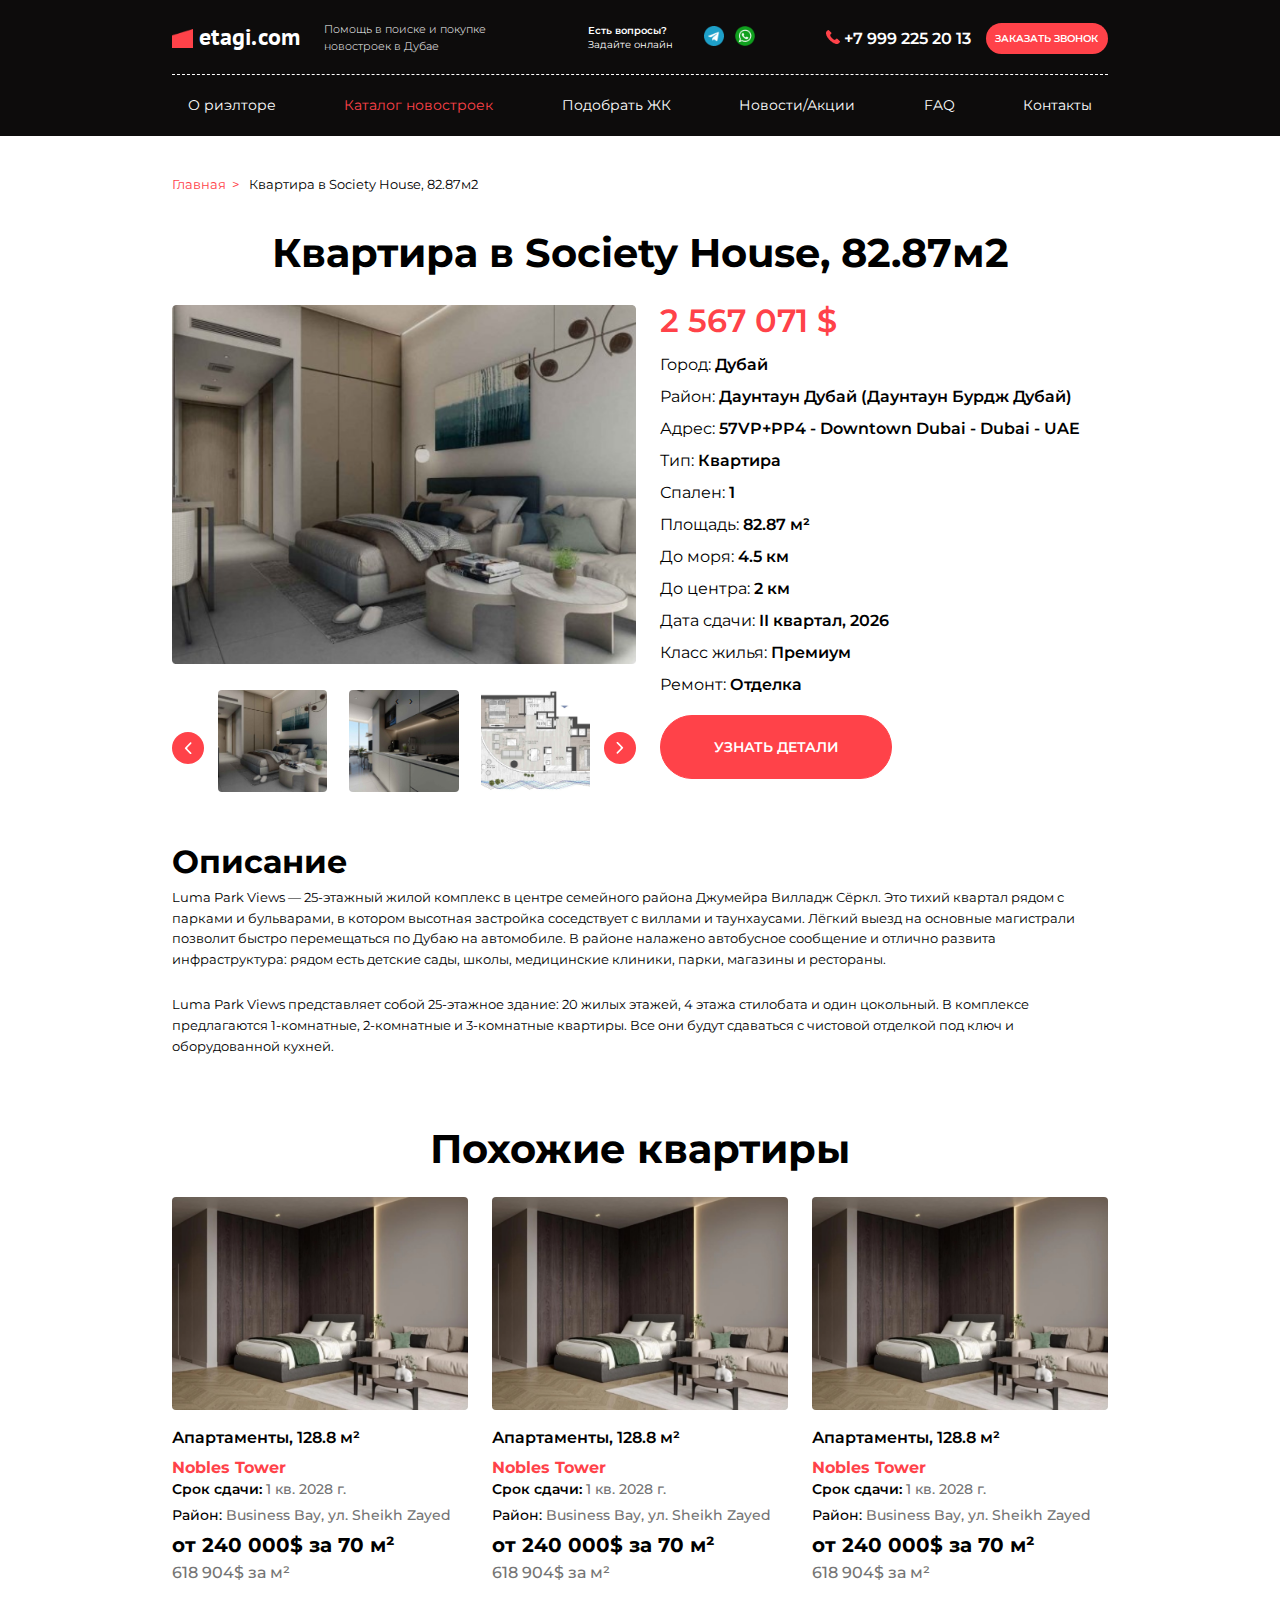
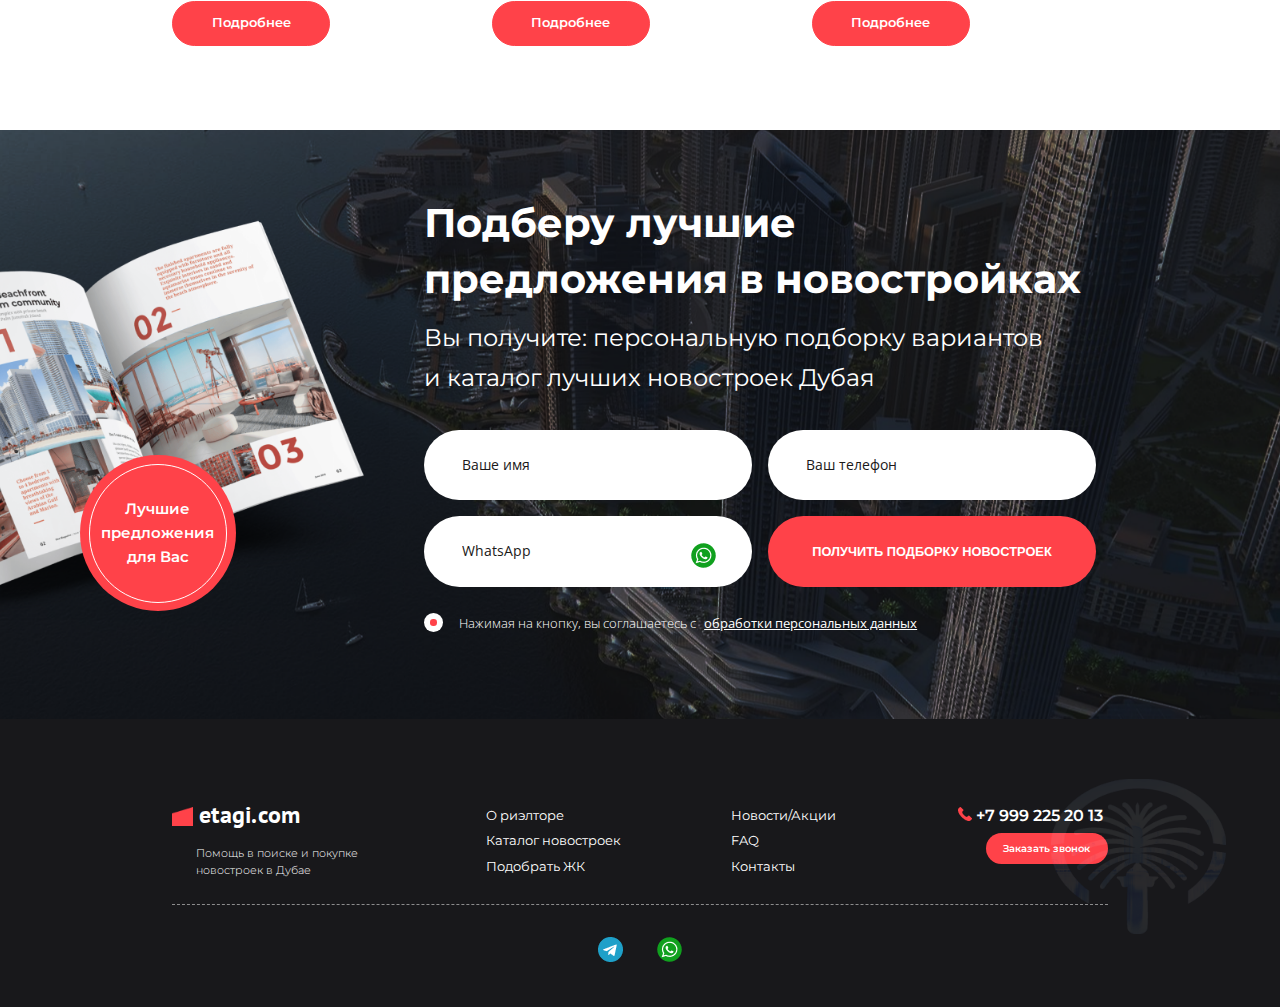
<file: cart.html>
<!DOCTYPE html>
<html lang="en">
<head>
    <meta charset="UTF-8">
    <meta http-equiv="X-UA-Compatible" content="IE=edge" />
    <meta name="viewport" content="width=device-width, initial-scale=1.0" />
    <link rel="icon" type="image/png" href="" />
    <title>Катрточка тваров</title>
    <meta name="description" content="" />
	<link href="" rel="shortcut icon" />
    <link href="styles/style.css" rel="stylesheet">
</head>
<body>
    <header class="header-page">
        <div class="container">
            <div class="row">
                <div class="header-top">
                    <a class="header-logo" href="/">
                        <img src="images/logo-rectangle.png">
                        <span>etagi.com</span>
                    </a>
                    <p class="site-about">Помощь в поиске и покупке новостроек в Дубае</p>
                    <div class="site-socials">
                        <p class="white"><strong>Есть вопросы?</strong>Задайте онлайн</p>
                        <a href="https://t.me/+79992252013">
                            <img src="images/telegram.png">
                        </a>
                        <a href="https://wa.me/+79992252013">
                            <img src="images/whatsapp.png">
                        </a>
                    </div>
                    <a class="header-phone" href="tel:+79992252013"><img src="images/phone.png">+7 999 225 20 13</a>
                    <a class="btn" href="/">Заказать звонок</a>
                </div>
                <div class="header-menu">
                    <ul>
                        <li>
                            <a href="/">О риэлторе</a>
                        </li>
                        <li>
                            <a class="current" href="/">Каталог новостроек</a>
                        </li> 
                        <li>
                            <a href="/">Подобрать  ЖК</a>
                        </li> 
                        <li>
                            <a href="/">Новости/Акции</a>
                        </li> 
                        <li>
                            <a href="/">FAQ</a>
                        </li>  
                        <li>
                            <a href="/">Контакты</a>
                        </li>
                    </ul>
					<div class="header-mobile">
                        <a class="header-phone" href="tel:+79992252013"><img src="images/phone.png"><span>+7 999 225 20 13</span></a>
                        <a class="telegram" href="https://t.me/+79992252013">
                            <img src="images/telegram.png">
                        </a>
                        <a class="whatsapp" href="https://wa.me/+79992252013">
                            <img src="images/whatsapp.png">
                        </a>
                        <div class="mobile-toggle">
                            <span></span>
                            <span></span>
                            <span></span>
                        </div>
                    </div>
                </div>
            </div>
        </div>
    </header>
    <section class="navigation">
        <div class="container">
            <div class="row">
                <ul class="breadcrumb">
                    <li>
                        <a href="/">Главная</a>
                    </li>
                    <li>
                        <a href="/">Квартира в Society House, 82.87м2</a>
                    </li>
                </ul>
            </div>
        </div>
    </section>
    <section class="cart-single">
        <div class="container">
            <div class="row">
                <div class="title">
                    <h1>Квартира в Society House, 82.87м2</h1>
                </div>
                <div class="cart-slider">
                    <div class="owl-carousel owl-carousel-3 owl-carousel-single owl-theme">
                        <div class="single-slide">
                            <img src="images/single-slide-1.png">
                        </div>
                        <div class="single-slide">
                            <img src="images/single-slide-2.png">
                        </div>
                        <div class="single-slide">
                            <img src="images/single-slide-3.png">
                        </div>
                    </div>
                    <div class="thumbs thumbs-3">
                        <button class="thumb" role="button">
                            <img src="images/single-slide-1.png">
                        </button>
                        <button class="thumb" role="button">
                            <img src="images/single-slide-2.png">
                        </button>
                        <button class="thumb" role="button">
                            <img src="images/single-slide-3.png">
                        </button>
                    </div>
                    <div class="owl-carousel-single__prev">
                        <svg width="10" height="16" viewBox="0 0 10 16" fill="none" xmlns="http://www.w3.org/2000/svg">
                            <path d="M1.27325 7.57976C0.882725 7.97028 0.882725 8.60345 1.27325 8.99397L7.63721 15.3579C8.02773 15.7485 8.6609 15.7485 9.05142 15.3579C9.44195 14.9674 9.44195 14.3342 9.05142 13.9437L3.39457 8.28687L9.05142 2.63001C9.44195 2.23949 9.44195 1.60632 9.05142 1.2158C8.6609 0.825273 8.02773 0.825273 7.63721 1.2158L1.27325 7.57976ZM4.18457 7.28687H1.98036V9.28687H4.18457V7.28687Z" fill="white"></path>
                        </svg>
                    </div>
                    <div class="owl-carousel-single__next">
                        <svg width="10" height="16" viewBox="0 0 10 16" fill="none" xmlns="http://www.w3.org/2000/svg">
                            <path d="M1.27325 7.57976C0.882725 7.97028 0.882725 8.60345 1.27325 8.99397L7.63721 15.3579C8.02773 15.7485 8.6609 15.7485 9.05142 15.3579C9.44195 14.9674 9.44195 14.3342 9.05142 13.9437L3.39457 8.28687L9.05142 2.63001C9.44195 2.23949 9.44195 1.60632 9.05142 1.2158C8.6609 0.825273 8.02773 0.825273 7.63721 1.2158L1.27325 7.57976ZM4.18457 7.28687H1.98036V9.28687H4.18457V7.28687Z" fill="white"></path>
                        </svg>
                    </div>
                </div>
                <div class="cart-characteristics">
                    <p class="cart-price">2 567 071 $</p>
                    <p>Город: <strong>Дубай</strong></p>
                    <p>Район: <strong>Даунтаун Дубай (Даунтаун Бурдж Дубай)</strong></p>
                    <p>Адрес: <strong>57VP+PP4 - Downtown Dubai - Dubai - UAE</strong></p>
                    <p>Тип: <strong>Квартира</strong></p>
                    <p>Спален: <strong>1</strong></p>
                    <p>Площадь: <strong>82.87 м²</strong></p>
                    <p>До моря: <strong>4.5 км</strong></p>
                    <p>До центра: <strong>2 км</strong></p>
                    <p>Дата сдачи: <strong>II квартал, 2026</strong></p>
                    <p>Класс жилья: <strong>Премиум</strong></p>
                    <p>Ремонт: <strong>Отделка</strong></p>
                    <a class="btn btn-details">Узнать детали</a>
                </div>
                <div class="cart-info">
                    <h3>Описание</h3>
                    <p>Luma Park Views — 25-этажный жилой комплекс в центре семейного района Джумейра Вилладж Сёркл. Это тихий квартал рядом с парками и бульварами, в котором высотная застройка соседствует с виллами и таунхаусами. Лёгкий выезд на основные магистрали позволит быстро перемещаться по Дубаю на автомобиле. В районе налажено автобусное сообщение и отлично развита инфраструктура: рядом есть детские сады, школы, медицинские клиники, парки, магазины и рестораны.</p>
                    <p>Luma Park Views представляет собой 25-этажное здание: 20 жилых этажей, 4 этажа стилобата и один цокольный. В комплексе предлагаются 1-комнатные, 2-комнатные и 3-комнатные квартиры. Все они будут сдаваться с чистовой отделкой под ключ и оборудованной кухней.</p>
                </div>
            </div>
        </div>
    </section>
    <section class="catalog catalog-more">
        <div class="container">
            <div class="row">
                <div class="title">
                    <h2>Похожие квартиры</h2>
                </div>
                <div class="catalog-rooms">
                    <div class="room-carts">
                        <div class="cart">
                            <div class="cart-image">
                                <img src="images/cart-image.png">
                            </div>
                            <p class="cart-about">Апартаменты, 128.8 м²</p>
                            <p class="cart-name">Nobles Tower</p>
                            <p class="cart-term">Срок сдачи: <span>1 кв. 2028 г.</span></p>
                            <p class="cart-district">Район: <span>Business Bay, ул. Sheikh Zayed</span></p>
                            <p class="cart-price">от 240 000$ за 70 м²</p>
                            <p class="cart-description">618 904$ за м²</p>
                            <a class="btn" href="/">Подробнее</a>
                        </div>
                        <div class="cart">
                            <div class="cart-image">
                                <img src="images/cart-image.png">
                            </div>
                            <p class="cart-about">Апартаменты, 128.8 м²</p>
                            <p class="cart-name">Nobles Tower</p>
                            <p class="cart-term">Срок сдачи: <span>1 кв. 2028 г.</span></p>
                            <p class="cart-district">Район: <span>Business Bay, ул. Sheikh Zayed</span></p>
                            <p class="cart-price">от 240 000$ за 70 м²</p>
                            <p class="cart-description">618 904$ за м²</p>
                            <a class="btn" href="/">Подробнее</a>
                        </div>
                        <div class="cart">
                            <div class="cart-image">
                                <img src="images/cart-image.png">
                            </div>
                            <p class="cart-about">Апартаменты, 128.8 м²</p>
                            <p class="cart-name">Nobles Tower</p>
                            <p class="cart-term">Срок сдачи: <span>1 кв. 2028 г.</span></p>
                            <p class="cart-district">Район: <span>Business Bay, ул. Sheikh Zayed</span></p>
                            <p class="cart-price">от 240 000$ за 70 м²</p>
                            <p class="cart-description">618 904$ за м²</p>
                            <a class="btn" href="/">Подробнее</a>
                        </div>
                    </div>
                </div>
            </div>
        </div>
    </section>
    <section class="order">
        <div class="container">
            <div class="row">
                <div class="order-book">
                    <img src="images/order-book.png">
                    <div class="order-label">
                        <div class="label-border">
                            <p>Лучшие предложения для Вас</p>
                        </div>
                    </div>
                </div>
                <div class="order-form">
                    <h2>Подберу лучшие предложения в новостройках </h2>
                    <p>Вы получите: персональную подборку вариантов и&nbsp;каталог лучших новостроек Дубая</p>
                    <form>
                        <input type="text" class="input-name" placeholder="Ваше имя" required="required">
                        <input type="tel" class="input-phone" placeholder="Ваш телефон" required="required">
                        <input type="tel" class="input-whatsapp" placeholder="WhatsApp" required="required">
                        <button type="submit" class="btn">Получить подборку новостроек</button>
                        <p class="checkbox"><span class="checkbox-lite checked"><span class="checkbox-red"></span></span>Нажимая на кнопку, вы соглашаетесь с <a href="/">обработки персональных данных</a></p>
                    </form>
                </div>
            </div>
        </div>
    </section>
    <footer>
        <div class="container">
            <div class="row">
                <div class="footer-logo">
                    <a class="footer-logo__link" href="/">
                        <img src="images/logo-rectangle.png">
                        <span>etagi.com</span>
                    </a>
                    <p>Помощь в поиске и покупке новостроек в Дубае</p>
                </div>
                <ul class="footer-links">
                    <li>
                        <a href="/">О риэлторе</a>           
                    </li>
                    <li>
                        <a href="/">Каталог новостроек</a>
                    </li>
                    <li>
                        <a href="/">Подобрать  ЖК </a>
                    </li>             
                </ul>
                <ul class="footer-links">
                    <li>
                        <a href="/">Новости/Акции</a>           
                    </li>
                    <li>
                        <a href="/">FAQ</a>
                    </li>
                    <li>
                        <a href="/">Контакты</a>
                    </li>             
                </ul>
                <div class="footer-order">
                    <a class="footer-phone" href="tel:+79992252013"><img src="images/phone.png">+7 999 225 20 13</a>
                    <a class="btn" href="/">Заказать звонок</a>
                </div>
            </div>
            <div class="footer-bottom">
                <a href="https://t.me/+79992252013">
                    <img src="images/telegram.png">
                </a>
                <a href="https://wa.me/+79992252013">
                    <img src="images/whatsapp.png">
                </a>
            </div>
        </div>
    </footer>
    <script src="https://ajax.googleapis.com/ajax/libs/jquery/3.3.1/jquery.min.js"></script>
    <script defer src="js/owl.carousel.js"></script>
    <script defer src="js/main.js"></script>
</body>
</html>
</file>
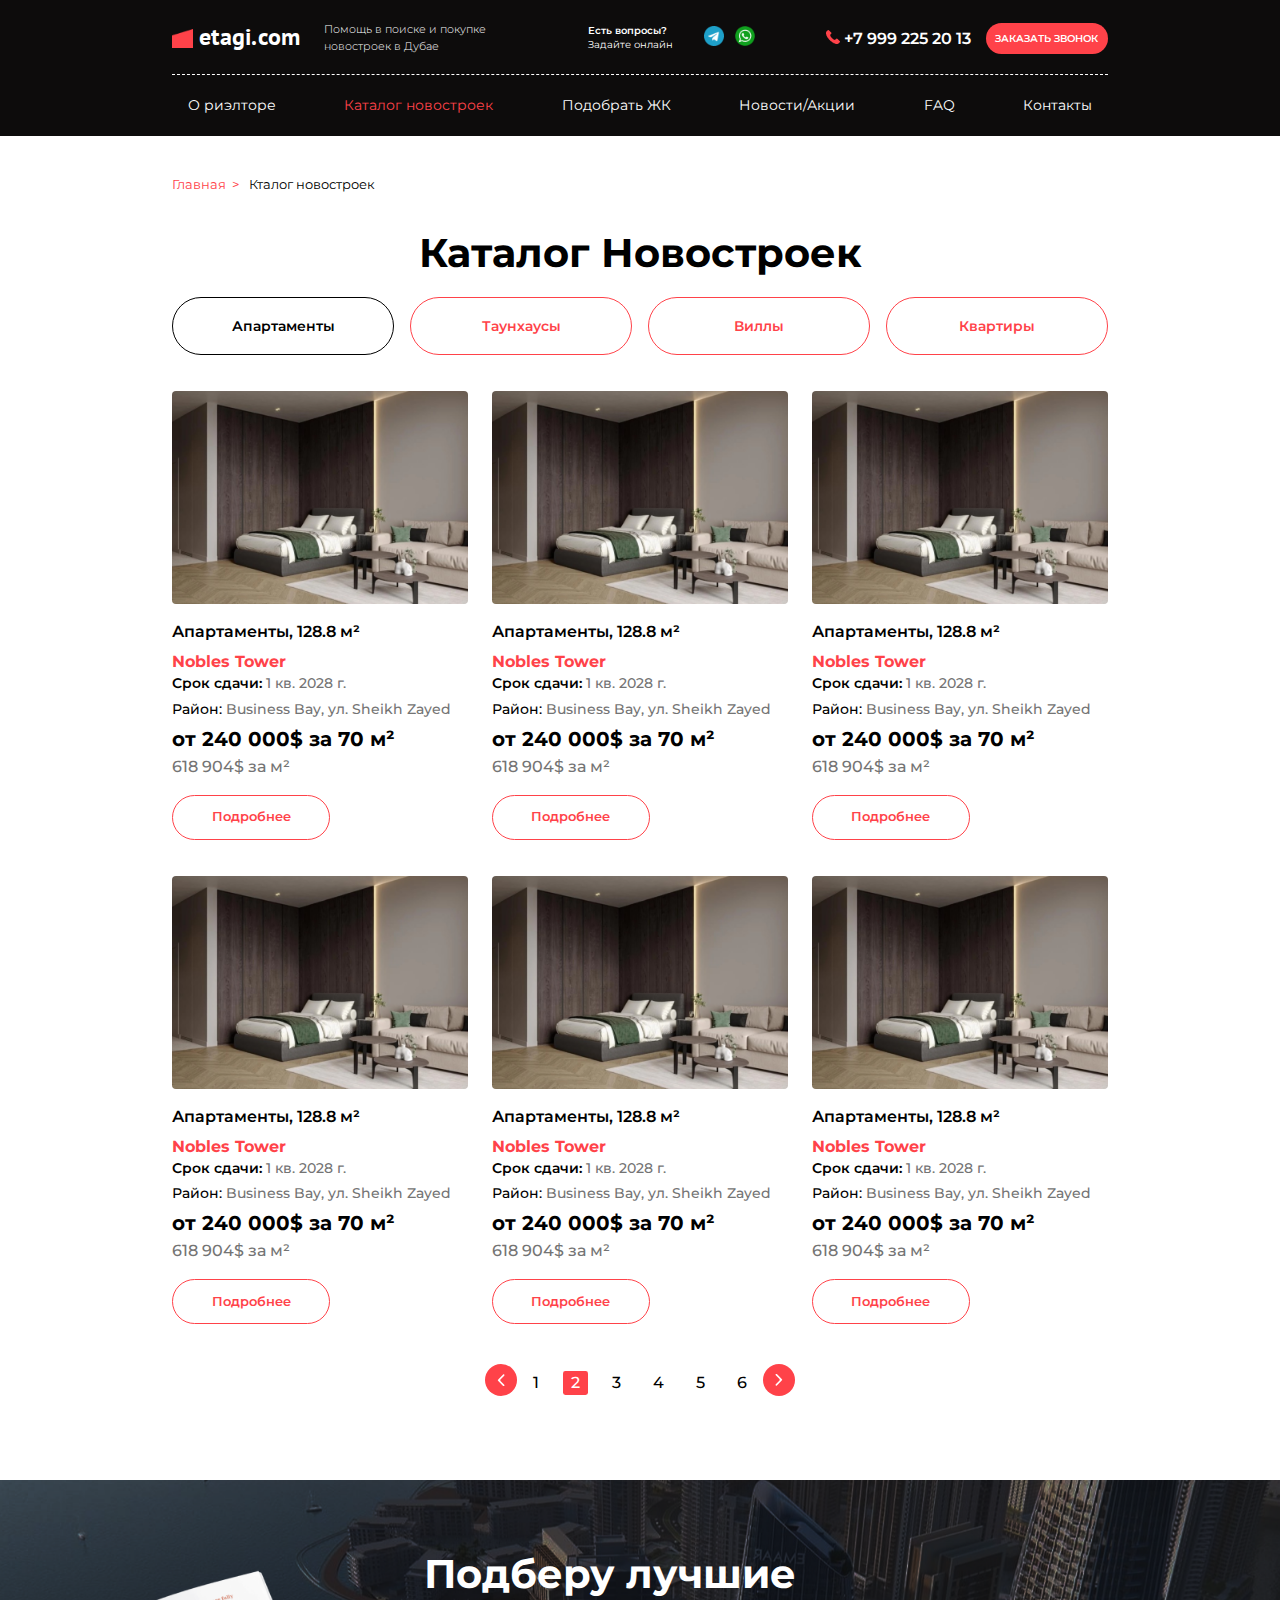
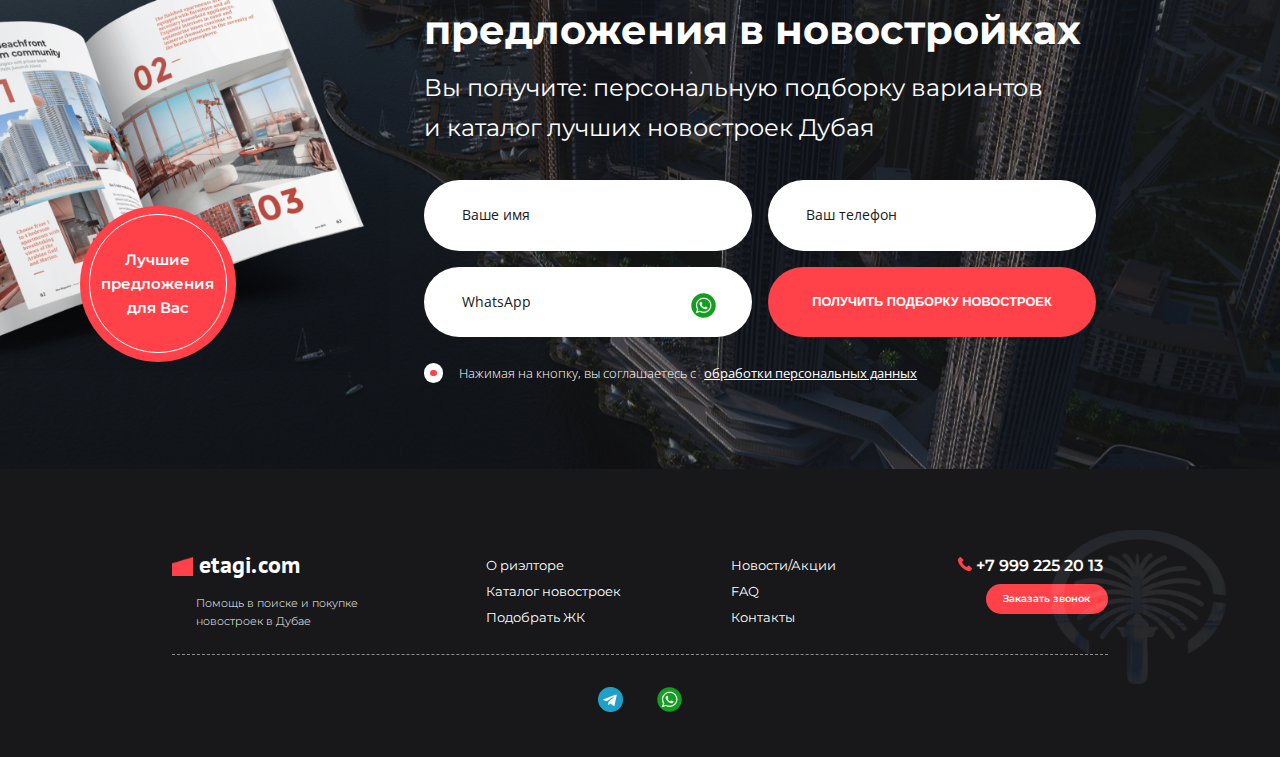
<file: catalog.html>
<!DOCTYPE html>
<html lang="en">
<head>
    <meta charset="UTF-8">
    <meta http-equiv="X-UA-Compatible" content="IE=edge" />
    <meta name="viewport" content="width=device-width, initial-scale=1.0" />
    <link rel="icon" type="image/png" href="" />
    <title>Каталог</title>
    <meta name="description" content="" />
	<link href="" rel="shortcut icon" />
    <link href="styles/style.css" rel="stylesheet">
</head>
<body>
    <header class="header-page">
        <div class="container">
            <div class="row">
                <div class="header-top">
                    <a class="header-logo" href="/">
                        <img src="images/logo-rectangle.png">
                        <span>etagi.com</span>
                    </a>
                    <p class="site-about">Помощь в поиске и покупке новостроек в Дубае</p>
                    <div class="site-socials">
                        <p class="white"><strong>Есть вопросы?</strong>Задайте онлайн</p>
                        <a href="https://t.me/+79992252013">
                            <img src="images/telegram.png">
                        </a>
                        <a href="https://wa.me/+79992252013">
                            <img src="images/whatsapp.png">
                        </a>
                    </div>
                    <a class="header-phone" href="tel:+79992252013"><img src="images/phone.png">+7 999 225 20 13</a>
                    <a class="btn" href="/">Заказать звонок</a>
                </div>
                <div class="header-menu">
                    <ul>
                        <li>
                            <a href="/">О риэлторе</a>
                        </li>
                        <li>
                            <a class="current" href="/">Каталог новостроек</a>
                        </li> 
                        <li>
                            <a href="/">Подобрать  ЖК</a>
                        </li> 
                        <li>
                            <a href="/">Новости/Акции</a>
                        </li> 
                        <li>
                            <a href="/">FAQ</a>
                        </li>  
                        <li>
                            <a href="/">Контакты</a>
                        </li>
                    </ul>
					<div class="header-mobile">
                        <a class="header-phone" href="tel:+79992252013"><img src="images/phone.png"><span>+7 999 225 20 13</span></a>
                        <a class="telegram" href="https://t.me/+79992252013">
                            <img src="images/telegram.png">
                        </a>
                        <a class="whatsapp" href="https://wa.me/+79992252013">
                            <img src="images/whatsapp.png">
                        </a>
                        <div class="mobile-toggle">
                            <span></span>
                            <span></span>
                            <span></span>
                        </div>
                    </div>
                </div>
            </div>
        </div>
    </header>
    <section class="navigation">
        <div class="container">
            <div class="row">
                <ul class="breadcrumb">
                    <li>
                        <a href="/">Главная</a>
                    </li>
                    <li>
                        <a href="/">Кталог новостроек</a>
                    </li>
                </ul>
            </div>
        </div>
    </section>
    <section class="catalog">
        <div class="container">
            <div class="row">
                <div class="title">
                    <h2>Каталог Новостроек</h2>
                </div>
                <div class="catalog-links">
                    <a class="current">Апартаменты</a>
                    <a>Таунхаусы</a>
                    <a>Виллы</a>
                    <a>Квартиры</a>
                </div>
				<div class="catalog-dropdown">
                    <p class="catalog-dropdown__chosen">
                        <span class="catalog-chosen-info">Апартаменты</span>   
                        <svg width="9" height="9" viewBox="0 0 9 9" fill="none" xmlns="http://www.w3.org/2000/svg">
                            <path d="M4.93301 8.25C4.74056 8.58333 4.25944 8.58333 4.06699 8.25L0.169874 1.5C-0.0225766 1.16667 0.217986 0.749999 0.602886 0.749999L8.39712 0.75C8.78202 0.75 9.02258 1.16667 8.83013 1.5L4.93301 8.25Z" fill="#FF4249"></path>
                        </svg>
                    </p>
                    <div class="catalog-dropdown__list">
                        <ul>
                            <li>Апартаменты</li>
                            <li>Таунхаусы</li>
                            <li>Любая стадия строительства 4</li>
                            <li>Любая стадия строительства 5</li>
                        </ul>
                    </div>
                </div>
                <div class="catalog-rooms">
                    <div class="room-carts">
                        <div class="cart">
                            <div class="cart-image">
                                <img src="images/cart-image.png">
                            </div>
                            <p class="cart-about">Апартаменты, 128.8 м²</p>
                            <p class="cart-name">Nobles Tower</p>
                            <p class="cart-term">Срок сдачи: <span>1 кв. 2028 г.</span></p>
                            <p class="cart-district">Район: <span>Business Bay, ул. Sheikh Zayed</span></p>
                            <p class="cart-price">от 240 000$ за 70 м²</p>
                            <p class="cart-description">618 904$ за м²</p>
                            <a class="btn" href="/">Подробнее</a>
                        </div>
                        <div class="cart">
                            <div class="cart-image">
                                <img src="images/cart-image.png">
                            </div>
                            <p class="cart-about">Апартаменты, 128.8 м²</p>
                            <p class="cart-name">Nobles Tower</p>
                            <p class="cart-term">Срок сдачи: <span>1 кв. 2028 г.</span></p>
                            <p class="cart-district">Район: <span>Business Bay, ул. Sheikh Zayed</span></p>
                            <p class="cart-price">от 240 000$ за 70 м²</p>
                            <p class="cart-description">618 904$ за м²</p>
                            <a class="btn" href="/">Подробнее</a>
                        </div>
                        <div class="cart">
                            <div class="cart-image">
                                <img src="images/cart-image.png">
                            </div>
                            <p class="cart-about">Апартаменты, 128.8 м²</p>
                            <p class="cart-name">Nobles Tower</p>
                            <p class="cart-term">Срок сдачи: <span>1 кв. 2028 г.</span></p>
                            <p class="cart-district">Район: <span>Business Bay, ул. Sheikh Zayed</span></p>
                            <p class="cart-price">от 240 000$ за 70 м²</p>
                            <p class="cart-description">618 904$ за м²</p>
                            <a class="btn" href="/">Подробнее</a>
                        </div>
                        <div class="cart">
                            <div class="cart-image">
                                <img src="images/cart-image.png">
                            </div>
                            <p class="cart-about">Апартаменты, 128.8 м²</p>
                            <p class="cart-name">Nobles Tower</p>
                            <p class="cart-term">Срок сдачи: <span>1 кв. 2028 г.</span></p>
                            <p class="cart-district">Район: <span>Business Bay, ул. Sheikh Zayed</span></p>
                            <p class="cart-price">от 240 000$ за 70 м²</p>
                            <p class="cart-description">618 904$ за м²</p>
                            <a class="btn" href="/">Подробнее</a>
                        </div>
                        <div class="cart">
                            <div class="cart-image">
                                <img src="images/cart-image.png">
                            </div>
                            <p class="cart-about">Апартаменты, 128.8 м²</p>
                            <p class="cart-name">Nobles Tower</p>
                            <p class="cart-term">Срок сдачи: <span>1 кв. 2028 г.</span></p>
                            <p class="cart-district">Район: <span>Business Bay, ул. Sheikh Zayed</span></p>
                            <p class="cart-price">от 240 000$ за 70 м²</p>
                            <p class="cart-description">618 904$ за м²</p>
                            <a class="btn" href="/">Подробнее</a>
                        </div>
                        <div class="cart">
                            <div class="cart-image">
                                <img src="images/cart-image.png">
                            </div>
                            <p class="cart-about">Апартаменты, 128.8 м²</p>
                            <p class="cart-name">Nobles Tower</p>
                            <p class="cart-term">Срок сдачи: <span>1 кв. 2028 г.</span></p>
                            <p class="cart-district">Район: <span>Business Bay, ул. Sheikh Zayed</span></p>
                            <p class="cart-price">от 240 000$ за 70 м²</p>
                            <p class="cart-description">618 904$ за м²</p>
                            <a class="btn" href="/">Подробнее</a>
                        </div>
                    </div>
                    <ul class="pagination">
                        <a class="pagination-prev" href="/">
                            <svg width="10" height="16" viewBox="0 0 10 16" fill="none" xmlns="http://www.w3.org/2000/svg">
                                <path d="M1.27325 7.57976C0.882725 7.97028 0.882725 8.60345 1.27325 8.99397L7.63721 15.3579C8.02773 15.7485 8.6609 15.7485 9.05142 15.3579C9.44195 14.9674 9.44195 14.3342 9.05142 13.9437L3.39457 8.28687L9.05142 2.63001C9.44195 2.23949 9.44195 1.60632 9.05142 1.2158C8.6609 0.825273 8.02773 0.825273 7.63721 1.2158L1.27325 7.57976ZM4.18457 7.28687H1.98036V9.28687H4.18457V7.28687Z" fill="white"/>
                            </svg>
                        </a>
                        <li>
                            <a href="/">1</a>
                        </li>
                        <li>
                            <a class="current" href="/">2</a>
                        </li>
                        <li>
                            <a href="/">3</a>
                        </li>
                        <li>
                            <a href="/">4</a>
                        </li>
                        <li>
                            <a href="/">5</a>
                        </li>
                        <li>
                            <a href="/">6</a>
                        </li>
                        <a class="pagination-next" href="/">
                            <svg width="10" height="16" viewBox="0 0 10 16" fill="none" xmlns="http://www.w3.org/2000/svg">
                                <path d="M1.27325 7.57976C0.882725 7.97028 0.882725 8.60345 1.27325 8.99397L7.63721 15.3579C8.02773 15.7485 8.6609 15.7485 9.05142 15.3579C9.44195 14.9674 9.44195 14.3342 9.05142 13.9437L3.39457 8.28687L9.05142 2.63001C9.44195 2.23949 9.44195 1.60632 9.05142 1.2158C8.6609 0.825273 8.02773 0.825273 7.63721 1.2158L1.27325 7.57976ZM4.18457 7.28687H1.98036V9.28687H4.18457V7.28687Z" fill="white"/>
                            </svg>
                        </a>
                    </ul>
                </div>
            </div>
        </div>
    </section>
    <section class="order">
        <div class="container">
            <div class="row">
                <div class="order-book">
                    <img src="images/order-book.png">
                    <div class="order-label">
                        <div class="label-border">
                            <p>Лучшие предложения для Вас</p>
                        </div>
                    </div>
                </div>
                <div class="order-form">
                    <h2>Подберу лучшие предложения в новостройках </h2>
                    <p>Вы получите: персональную подборку вариантов и&nbsp;каталог лучших новостроек Дубая</p>
                    <form>
                        <input type="text" class="input-name" placeholder="Ваше имя" required="required">
                        <input type="tel" class="input-phone" placeholder="Ваш телефон" required="required">
                        <input type="tel" class="input-whatsapp" placeholder="WhatsApp" required="required">
                        <button type="submit" class="btn">Получить подборку новостроек</button>
                        <p class="checkbox"><span class="checkbox-lite checked"><span class="checkbox-red"></span></span>Нажимая на кнопку, вы соглашаетесь с <a href="/">обработки персональных данных</a></p>
                    </form>
                </div>
            </div>
        </div>
    </section>
    <footer>
        <div class="container">
            <div class="row">
                <div class="footer-logo">
                    <a class="footer-logo__link" href="/">
                        <img src="images/logo-rectangle.png">
                        <span>etagi.com</span>
                    </a>
                    <p>Помощь в поиске и покупке новостроек в Дубае</p>
                </div>
                <ul class="footer-links">
                    <li>
                        <a href="/">О риэлторе</a>           
                    </li>
                    <li>
                        <a href="/">Каталог новостроек</a>
                    </li>
                    <li>
                        <a href="/">Подобрать  ЖК </a>
                    </li>             
                </ul>
                <ul class="footer-links">
                    <li>
                        <a href="/">Новости/Акции</a>           
                    </li>
                    <li>
                        <a href="/">FAQ</a>
                    </li>
                    <li>
                        <a href="/">Контакты</a>
                    </li>             
                </ul>
                <div class="footer-order">
                    <a class="footer-phone" href="tel:+79992252013"><img src="images/phone.png">+7 999 225 20 13</a>
                    <a class="btn" href="/">Заказать звонок</a>
                </div>
            </div>
            <div class="footer-bottom">
                <a href="https://t.me/+79992252013">
                    <img src="images/telegram.png">
                </a>
                <a href="https://wa.me/+79992252013">
                    <img src="images/whatsapp.png">
                </a>
            </div>
        </div>
    </footer>
    <script src="https://ajax.googleapis.com/ajax/libs/jquery/3.3.1/jquery.min.js"></script>
    <script defer src="js/owl.carousel.js"></script>
    <script defer src="js/main.js"></script>
</body>
</html>
</file>
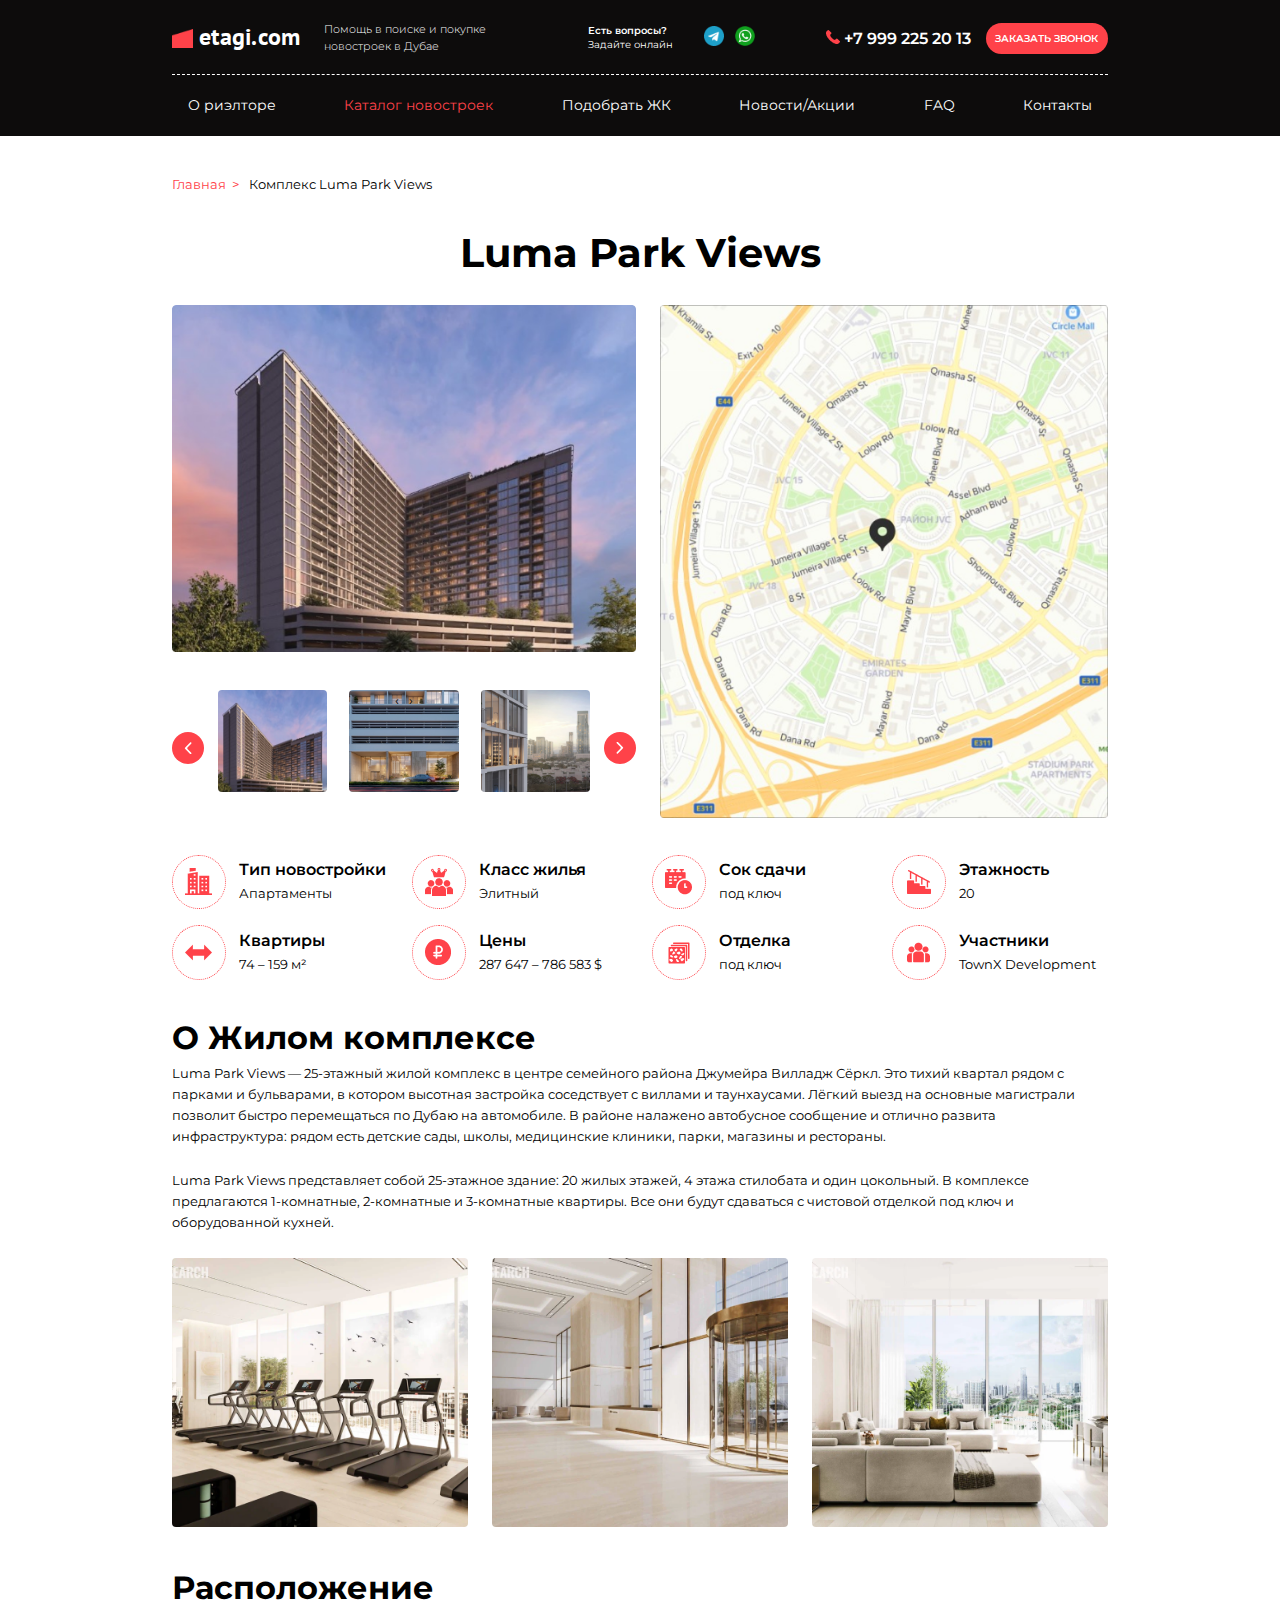
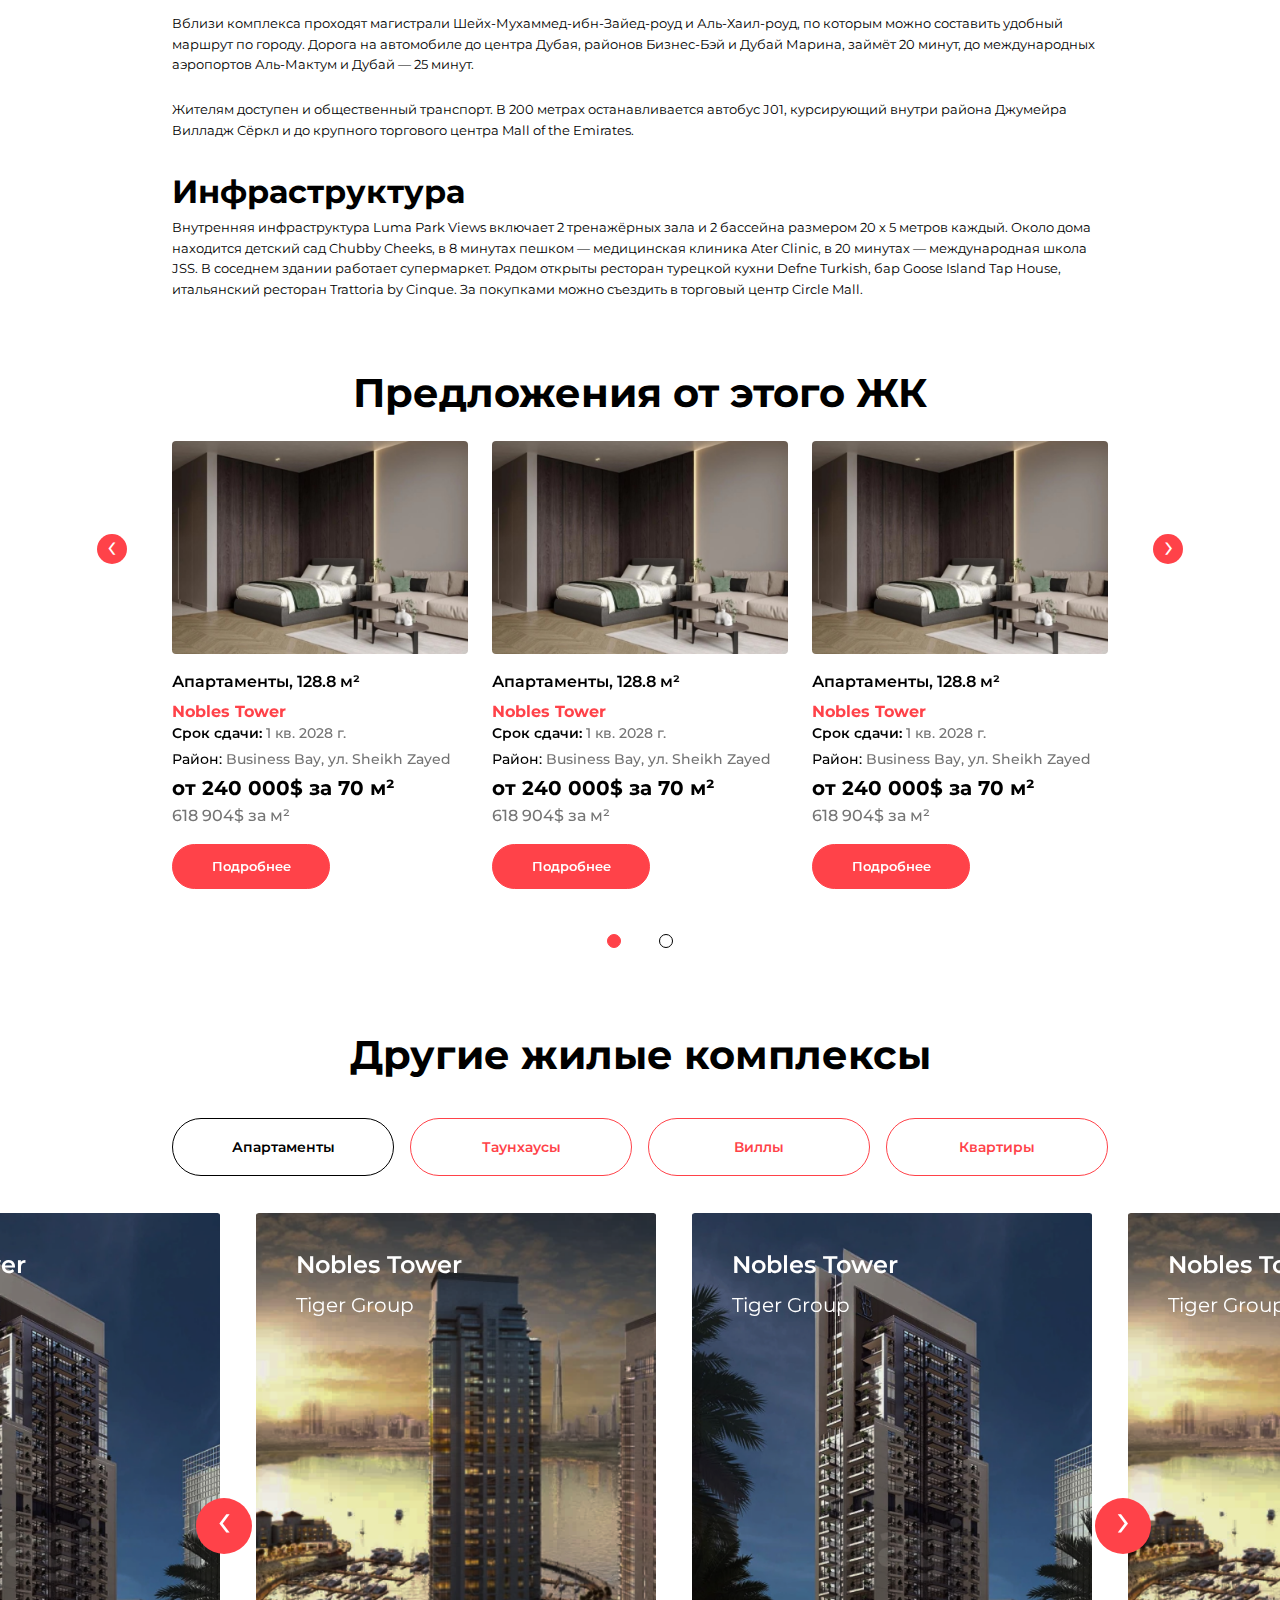
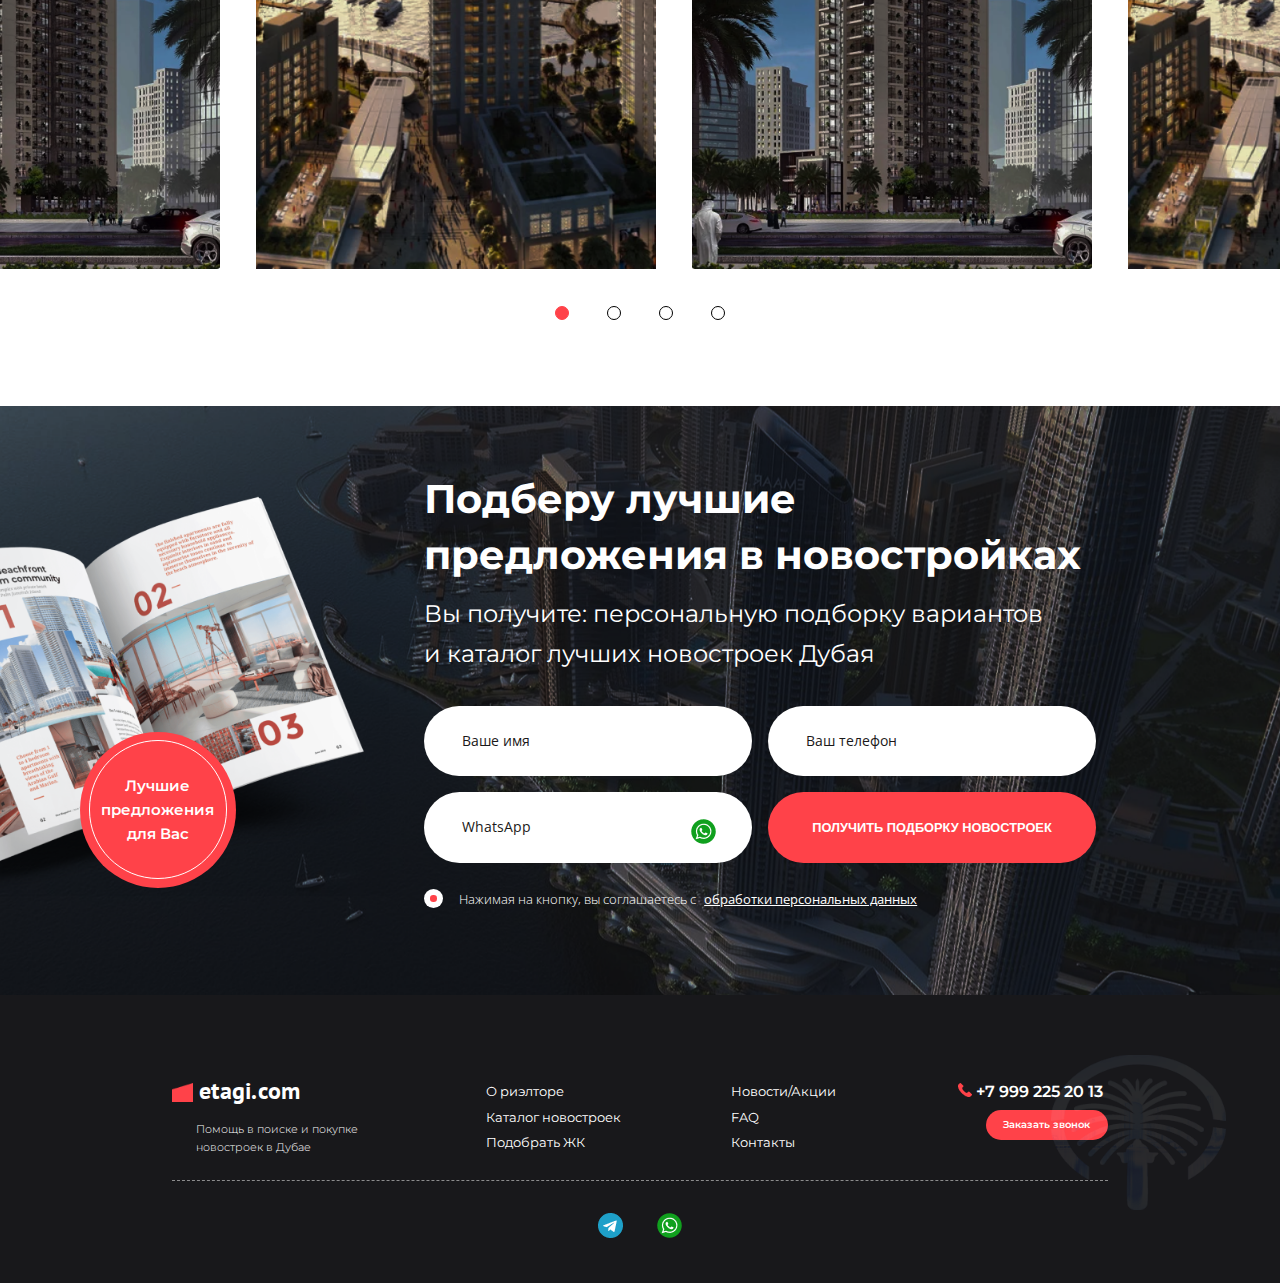
<file: complecs.html>
<!DOCTYPE html>
<html lang="en">
<head>
    <meta charset="UTF-8">
    <meta http-equiv="X-UA-Compatible" content="IE=edge" />
    <meta name="viewport" content="width=device-width, initial-scale=1.0" />
    <link rel="icon" type="image/png" href="" />
    <title>Комплекс Luma Park Views</title>
    <meta name="description" content="" />
	<link href="" rel="shortcut icon" />
    <link href="styles/style.css" rel="stylesheet">
</head>
<body>
    <header class="header-page">
        <div class="container">
            <div class="row">
                <div class="header-top">
                    <a class="header-logo" href="/">
                        <img src="images/logo-rectangle.png">
                        <span>etagi.com</span>
                    </a>
                    <p class="site-about">Помощь в поиске и покупке новостроек в Дубае</p>
                    <div class="site-socials">
                        <p class="white"><strong>Есть вопросы?</strong>Задайте онлайн</p>
                        <a href="https://t.me/+79992252013">
                            <img src="images/telegram.png">
                        </a>
                        <a href="https://wa.me/+79992252013">
                            <img src="images/whatsapp.png">
                        </a>
                    </div>
                    <a class="header-phone" href="tel:+79992252013"><img src="images/phone.png">+7 999 225 20 13</a>
                    <a class="btn" href="/">Заказать звонок</a>
                </div>
                <div class="header-menu">
                    <ul>
                        <li>
                            <a href="/">О риэлторе</a>
                        </li>
                        <li>
                            <a class="current" href="/">Каталог новостроек</a>
                        </li> 
                        <li>
                            <a href="/">Подобрать  ЖК</a>
                        </li> 
                        <li>
                            <a href="/">Новости/Акции</a>
                        </li> 
                        <li>
                            <a href="/">FAQ</a>
                        </li>  
                        <li>
                            <a href="/">Контакты</a>
                        </li>
                    </ul>
					<div class="header-mobile">
                        <a class="header-phone" href="tel:+79992252013"><img src="images/phone.png"><span>+7 999 225 20 13</span></a>
                        <a class="telegram" href="https://t.me/+79992252013">
                            <img src="images/telegram.png">
                        </a>
                        <a class="whatsapp" href="https://wa.me/+79992252013">
                            <img src="images/whatsapp.png">
                        </a>
                        <div class="mobile-toggle">
                            <span></span>
                            <span></span>
                            <span></span>
                        </div>
                    </div>
                </div>
            </div>
        </div>
    </header>
    <section class="navigation">
        <div class="container">
            <div class="row">
                <ul class="breadcrumb">
                    <li>
                        <a href="/">Главная</a>
                    </li>
                    <li>
                        <a href="/">Комплекс Luma Park Views</a>
                    </li>
                </ul>
            </div>
        </div>
    </section>
    <section class="cart-single">
        <div class="container">
            <div class="row">
                <div class="title">
                    <h1>Luma Park Views</h1>
                </div>
                <div class="cart-slider">
                    <div class="owl-carousel owl-carousel-4 owl-carousel-single owl-theme">
                        <div class="single-slide">
                            <img src="images/complecs-slide-1.png">
                        </div>
                        <div class="single-slide">
                            <img src="images/complecs-slide-2.png">
                        </div>
                        <div class="single-slide">
                            <img src="images/complecs-slide-3.png">
                        </div>
                    </div>
                    <div class="thumbs thumbs-4">
                        <button class="thumb" role="button">
                            <img src="images/complecs-slide-1.png">
                        </button>
                        <button class="thumb" role="button">
                            <img src="images/complecs-slide-2.png">
                        </button>
                        <button class="thumb" role="button">
                            <img src="images/complecs-slide-3.png">
                        </button>
                    </div>
                    <div class="owl-carousel-single__prev">
                        <svg width="10" height="16" viewBox="0 0 10 16" fill="none" xmlns="http://www.w3.org/2000/svg">
                            <path d="M1.27325 7.57976C0.882725 7.97028 0.882725 8.60345 1.27325 8.99397L7.63721 15.3579C8.02773 15.7485 8.6609 15.7485 9.05142 15.3579C9.44195 14.9674 9.44195 14.3342 9.05142 13.9437L3.39457 8.28687L9.05142 2.63001C9.44195 2.23949 9.44195 1.60632 9.05142 1.2158C8.6609 0.825273 8.02773 0.825273 7.63721 1.2158L1.27325 7.57976ZM4.18457 7.28687H1.98036V9.28687H4.18457V7.28687Z" fill="white"></path>
                        </svg>
                    </div>
                    <div class="owl-carousel-single__next">
                        <svg width="10" height="16" viewBox="0 0 10 16" fill="none" xmlns="http://www.w3.org/2000/svg">
                            <path d="M1.27325 7.57976C0.882725 7.97028 0.882725 8.60345 1.27325 8.99397L7.63721 15.3579C8.02773 15.7485 8.6609 15.7485 9.05142 15.3579C9.44195 14.9674 9.44195 14.3342 9.05142 13.9437L3.39457 8.28687L9.05142 2.63001C9.44195 2.23949 9.44195 1.60632 9.05142 1.2158C8.6609 0.825273 8.02773 0.825273 7.63721 1.2158L1.27325 7.57976ZM4.18457 7.28687H1.98036V9.28687H4.18457V7.28687Z" fill="white"></path>
                        </svg>
                    </div>
                </div>
                <div class="cart-map">
                    <img src="images/complecs-map.png">
                </div>
                <div class="complecs-advantages">
                    <div class="complecs-advantages__item">
                        <div class="item-icon">
                            <img src="images/complecs-icon-1.png">
                        </div>
                        <div class="item-info">
                            <p class="large">Тип новостройки</p>
                            <p class="small">Апартаменты</p>
                        </div>
                    </div>
                    <div class="complecs-advantages__item">
                        <div class="item-icon">
                            <img src="images/complecs-icon-2.png">
                        </div>
                        <div class="item-info">
                            <p class="large">Класс жилья</p>
                            <p class="small">Элитный</p>
                        </div>
                    </div>
                    <div class="complecs-advantages__item">
                        <div class="item-icon">
                            <img src="images/complecs-icon-3.png">
                        </div>
                        <div class="item-info">
                            <p class="large">Сок сдачи</p>
                            <p class="small">под ключ</p>
                        </div>
                    </div>
                    <div class="complecs-advantages__item">
                        <div class="item-icon">
                            <img src="images/complecs-icon-4.png">
                        </div>
                        <div class="item-info">
                            <p class="large">Этажность</p>
                            <p class="small">20</p>
                        </div>
                    </div>
                    <div class="complecs-advantages__item">
                        <div class="item-icon">
                            <img src="images/complecs-icon-5.png">
                        </div>
                        <div class="item-info">
                            <p class="large">Квартиры</p>
                            <p class="small">74 – 159 м²</p>
                        </div>
                    </div>
                    <div class="complecs-advantages__item">
                        <div class="item-icon">
                            <img src="images/complecs-icon-6.png">
                        </div>
                        <div class="item-info">
                            <p class="large">Цены</p>
                            <p class="small">287 647 – 786 583 $</p>
                        </div>
                    </div>
                    <div class="complecs-advantages__item">
                        <div class="item-icon">
                            <img src="images/complecs-icon-7.png">
                        </div>
                        <div class="item-info">
                            <p class="large">Отделка</p>
                            <p class="small">под ключ</p>
                        </div>
                    </div>
                    <div class="complecs-advantages__item">
                        <div class="item-icon">
                            <img src="images/complecs-icon-8.png">
                        </div>
                        <div class="item-info">
                            <p class="large">Участники</p>
                            <p class="small">TownX Development</p>
                        </div>
                    </div>
                </div>
                <div class="cart-info">
                    <h3>О Жилом комплексе</h3>
                    <p>Luma Park Views — 25-этажный жилой комплекс в центре семейного района Джумейра Вилладж Сёркл. Это тихий квартал рядом с парками и бульварами, в котором высотная застройка соседствует с виллами и таунхаусами. Лёгкий выезд на основные магистрали позволит быстро перемещаться по Дубаю на автомобиле. В районе налажено автобусное сообщение и отлично развита инфраструктура: рядом есть детские сады, школы, медицинские клиники, парки, магазины и рестораны.</p>
                    <p>Luma Park Views представляет собой 25-этажное здание: 20 жилых этажей, 4 этажа стилобата и один цокольный. В комплексе предлагаются 1-комнатные, 2-комнатные и 3-комнатные квартиры. Все они будут сдаваться с чистовой отделкой под ключ и оборудованной кухней.</p>
                    <div class="cart-info__images">
                        <div class="image-item">
                            <img src="images/complecs-content-1.png">
                        </div>
                        <div class="image-item">
                            <img src="images/complecs-content-2.png">
                        </div>
                        <div class="image-item">
                            <img src="images/complecs-content-3.png">
                        </div>
                    </div>
                    <h3>Расположение</h3>
                    <p>Вблизи комплекса проходят магистрали Шейх-Мухаммед-ибн-Зайед-роуд и Аль-Хаил-роуд, по которым можно составить удобный маршрут по городу. Дорога на автомобиле до центра Дубая, районов Бизнес-Бэй и Дубай Марина, займёт 20 минут, до международных аэропортов Аль-Мактум и Дубай — 25 минут.</p>
                    <p>Жителям доступен и общественный транспорт. В 200 метрах останавливается автобус J01, курсирующий внутри района Джумейра Вилладж Сёркл и до крупного торгового центра Mall of the Emirates.</p>
                    <h3>Инфраструктура</h3>
                    <p>Внутренняя инфраструктура Luma Park Views включает 2 тренажёрных зала и 2 бассейна размером 20 х 5 метров каждый. Около дома находится детский сад Chubby Cheeks, в 8 минутах пешком — медицинская клиника Ater Clinic, в 20 минутах — международная школа JSS. В соседнем здании работает супермаркет. Рядом открыты ресторан турецкой кухни Defne Turkish, бар Goose Island Tap House, итальянский ресторан Trattoria by Cinque. За покупками можно съездить в торговый центр Circle Mall.</p>
                </div>
            </div>
        </div>
    </section>
    <section class="related-proposal">
        <div class="container">
            <div class="row">
                <div class="title">
                    <h2>Предложения от этого ЖК</h2>
                </div>
                <div class="owl-carousel owl-carousel-5 owl-carousel-related owl-theme">
                    <div class="related-slide">
                        <div class="cart-image">
                            <img src="images/cart-image.png">
                        </div>
                        <p class="cart-about">Апартаменты, 128.8 м²</p>
                        <p class="cart-name">Nobles Tower</p>
                        <p class="cart-term">Срок сдачи: <span>1 кв. 2028 г.</span></p>
                        <p class="cart-district">Район: <span>Business Bay, ул. Sheikh Zayed</span></p>
                        <p class="cart-price">от 240 000$ за 70 м²</p>
                        <p class="cart-description">618 904$ за м²</p>
                        <a class="btn" href="/">Подробнее</a>
                    </div>
                    <div class="related-slide">
                        <div class="cart-image">
                            <img src="images/cart-image.png">
                        </div>
                        <p class="cart-about">Апартаменты, 128.8 м²</p>
                        <p class="cart-name">Nobles Tower</p>
                        <p class="cart-term">Срок сдачи: <span>1 кв. 2028 г.</span></p>
                        <p class="cart-district">Район: <span>Business Bay, ул. Sheikh Zayed</span></p>
                        <p class="cart-price">от 240 000$ за 70 м²</p>
                        <p class="cart-description">618 904$ за м²</p>
                        <a class="btn" href="/">Подробнее</a>
                    </div>
                    <div class="related-slide">
                        <div class="cart-image">
                            <img src="images/cart-image.png">
                        </div>
                        <p class="cart-about">Апартаменты, 128.8 м²</p>
                        <p class="cart-name">Nobles Tower</p>
                        <p class="cart-term">Срок сдачи: <span>1 кв. 2028 г.</span></p>
                        <p class="cart-district">Район: <span>Business Bay, ул. Sheikh Zayed</span></p>
                        <p class="cart-price">от 240 000$ за 70 м²</p>
                        <p class="cart-description">618 904$ за м²</p>
                        <a class="btn" href="/">Подробнее</a>
                    </div>
                    <div class="related-slide">
                        <div class="cart-image">
                            <img src="images/cart-image.png">
                        </div>
                        <p class="cart-about">Апартаменты, 128.8 м²</p>
                        <p class="cart-name">Nobles Tower</p>
                        <p class="cart-term">Срок сдачи: <span>1 кв. 2028 г.</span></p>
                        <p class="cart-district">Район: <span>Business Bay, ул. Sheikh Zayed</span></p>
                        <p class="cart-price">от 240 000$ за 70 м²</p>
                        <p class="cart-description">618 904$ за м²</p>
                        <a class="btn" href="/">Подробнее</a>
                    </div>
                </div>
            </div>
        </div>
    </section>
    <section class="objects">
        <div class="container">
            <div class="row">
                <div class="title">
                    <h2>Другие жилые комплексы</h2>
                </div>
                <div class="catalog-links">
                    <a class="current">Апартаменты</a>
                    <a>Таунхаусы</a>
                    <a>Виллы</a>
                    <a>Квартиры</a>
                </div>
            </div>
        </div>
        <div class="catalog-slides">
            <div class="owl-carousel owl-carousel-1 owl-carousel-objects owl-theme">
                <div class="object-slide">
                    <img src="images/slide-1.png">
                    <p class="slide-title">Nobles Tower</p>
                    <p class="slide-group">Tiger Group</p>
                    <p class="slide-description">Этот проект предлагает просторные меблированные апартаменты с 1,2 и 3 спальнями. все апартаменты оборудованы современной техникой и всем необходимым для комфортного проживания в районе Business Bay</p>
                    <p class="slide-price">от 240 000$ за 70 м²</p>
                    <a class="btn" href="/">Подробнее</a>
                </div>
                <div class="object-slide">
                    <img src="images/slide-2.png">
                    <p class="slide-title">Nobles Tower</p>
                    <p class="slide-group">Tiger Group</p>
                    <p class="slide-description">Этот проект предлагает просторные меблированные апартаменты с 1,2 и 3 спальнями. все апартаменты оборудованы современной техникой и всем необходимым для комфортного проживания в районе Business Bay</p>
                    <p class="slide-price">от 240 000$ за 70 м²</p>
                    <a class="btn" href="/">Подробнее</a>
                </div>
                <div class="object-slide">
                    <img src="images/slide-1.png">
                    <p class="slide-title">Nobles Tower</p>
                    <p class="slide-group">Tiger Group</p>
                    <p class="slide-description">Этот проект предлагает просторные меблированные апартаменты с 1,2 и 3 спальнями. все апартаменты оборудованы современной техникой и всем необходимым для комфортного проживания в районе Business Bay</p>
                    <p class="slide-price">от 240 000$ за 70 м²</p>
                    <a class="btn" href="/">Подробнее</a>
                </div>
                <div class="object-slide">
                    <img src="images/slide-2.png">
                    <p class="slide-title">Nobles Tower</p>
                    <p class="slide-group">Tiger Group</p>
                    <p class="slide-description">Этот проект предлагает просторные меблированные апартаменты с 1,2 и 3 спальнями. все апартаменты оборудованы современной техникой и всем необходимым для комфортного проживания в районе Business Bay</p>
                    <p class="slide-price">от 240 000$ за 70 м²</p>
                    <a class="btn" href="/">Подробнее</a>
                </div>
                <div class="object-slide">
                    <img src="images/slide-1.png">
                    <p class="slide-title">Nobles Tower</p>
                    <p class="slide-group">Tiger Group</p>
                    <p class="slide-description">Этот проект предлагает просторные меблированные апартаменты с 1,2 и 3 спальнями. все апартаменты оборудованы современной техникой и всем необходимым для комфортного проживания в районе Business Bay</p>
                    <p class="slide-price">от 240 000$ за 70 м²</p>
                    <a class="btn" href="/">Подробнее</a>
                </div>
                <div class="object-slide">
                    <img src="images/slide-2.png">
                    <p class="slide-title">Nobles Tower</p>
                    <p class="slide-group">Tiger Group</p>
                    <p class="slide-description">Этот проект предлагает просторные меблированные апартаменты с 1,2 и 3 спальнями. все апартаменты оборудованы современной техникой и всем необходимым для комфортного проживания в районе Business Bay</p>
                    <p class="slide-price">от 240 000$ за 70 м²</p>
                    <a class="btn" href="/">Подробнее</a>
                </div>
                <div class="object-slide">
                    <img src="images/slide-1.png">
                    <p class="slide-title">Nobles Tower</p>
                    <p class="slide-group">Tiger Group</p>
                    <p class="slide-description">Этот проект предлагает просторные меблированные апартаменты с 1,2 и 3 спальнями. все апартаменты оборудованы современной техникой и всем необходимым для комфортного проживания в районе Business Bay</p>
                    <p class="slide-price">от 240 000$ за 70 м²</p>
                    <a class="btn" href="/">Подробнее</a>
                </div>
                <div class="object-slide">
                    <img src="images/slide-2.png">
                    <p class="slide-title">Nobles Tower</p>
                    <p class="slide-group">Tiger Group</p>
                    <p class="slide-description">Этот проект предлагает просторные меблированные апартаменты с 1,2 и 3 спальнями. все апартаменты оборудованы современной техникой и всем необходимым для комфортного проживания в районе Business Bay</p>
                    <p class="slide-price">от 240 000$ за 70 м²</p>
                    <a class="btn" href="/">Подробнее</a>
                </div>
            </div>
        </div>
    </section>
    <section class="order">
        <div class="container">
            <div class="row">
                <div class="order-book">
                    <img src="images/order-book.png">
                    <div class="order-label">
                        <div class="label-border">
                            <p>Лучшие предложения для Вас</p>
                        </div>
                    </div>
                </div>
                <div class="order-form">
                    <h2>Подберу лучшие предложения в новостройках </h2>
                    <p>Вы получите: персональную подборку вариантов и&nbsp;каталог лучших новостроек Дубая</p>
                    <form>
                        <input type="text" class="input-name" placeholder="Ваше имя" required="required">
                        <input type="tel" class="input-phone" placeholder="Ваш телефон" required="required">
                        <input type="tel" class="input-whatsapp" placeholder="WhatsApp" required="required">
                        <button type="submit" class="btn">Получить подборку новостроек</button>
                        <p class="checkbox"><span class="checkbox-lite checked"><span class="checkbox-red"></span></span>Нажимая на кнопку, вы соглашаетесь с <a href="/">обработки персональных данных</a></p>
                    </form>
                </div>
            </div>
        </div>
    </section>
    <footer>
        <div class="container">
            <div class="row">
                <div class="footer-logo">
                    <a class="footer-logo__link" href="/">
                        <img src="images/logo-rectangle.png">
                        <span>etagi.com</span>
                    </a>
                    <p>Помощь в поиске и покупке новостроек в Дубае</p>
                </div>
                <ul class="footer-links">
                    <li>
                        <a href="/">О риэлторе</a>           
                    </li>
                    <li>
                        <a href="/">Каталог новостроек</a>
                    </li>
                    <li>
                        <a href="/">Подобрать  ЖК </a>
                    </li>             
                </ul>
                <ul class="footer-links">
                    <li>
                        <a href="/">Новости/Акции</a>           
                    </li>
                    <li>
                        <a href="/">FAQ</a>
                    </li>
                    <li>
                        <a href="/">Контакты</a>
                    </li>             
                </ul>
                <div class="footer-order">
                    <a class="footer-phone" href="tel:+79992252013"><img src="images/phone.png">+7 999 225 20 13</a>
                    <a class="btn" href="/">Заказать звонок</a>
                </div>
            </div>
            <div class="footer-bottom">
                <a href="https://t.me/+79992252013">
                    <img src="images/telegram.png">
                </a>
                <a href="https://wa.me/+79992252013">
                    <img src="images/whatsapp.png">
                </a>
            </div>
        </div>
    </footer>
    <script src="https://ajax.googleapis.com/ajax/libs/jquery/3.3.1/jquery.min.js"></script>
    <script defer src="js/owl.carousel.js"></script>
    <script defer src="js/main.js"></script>
</body>
</html>
</file>
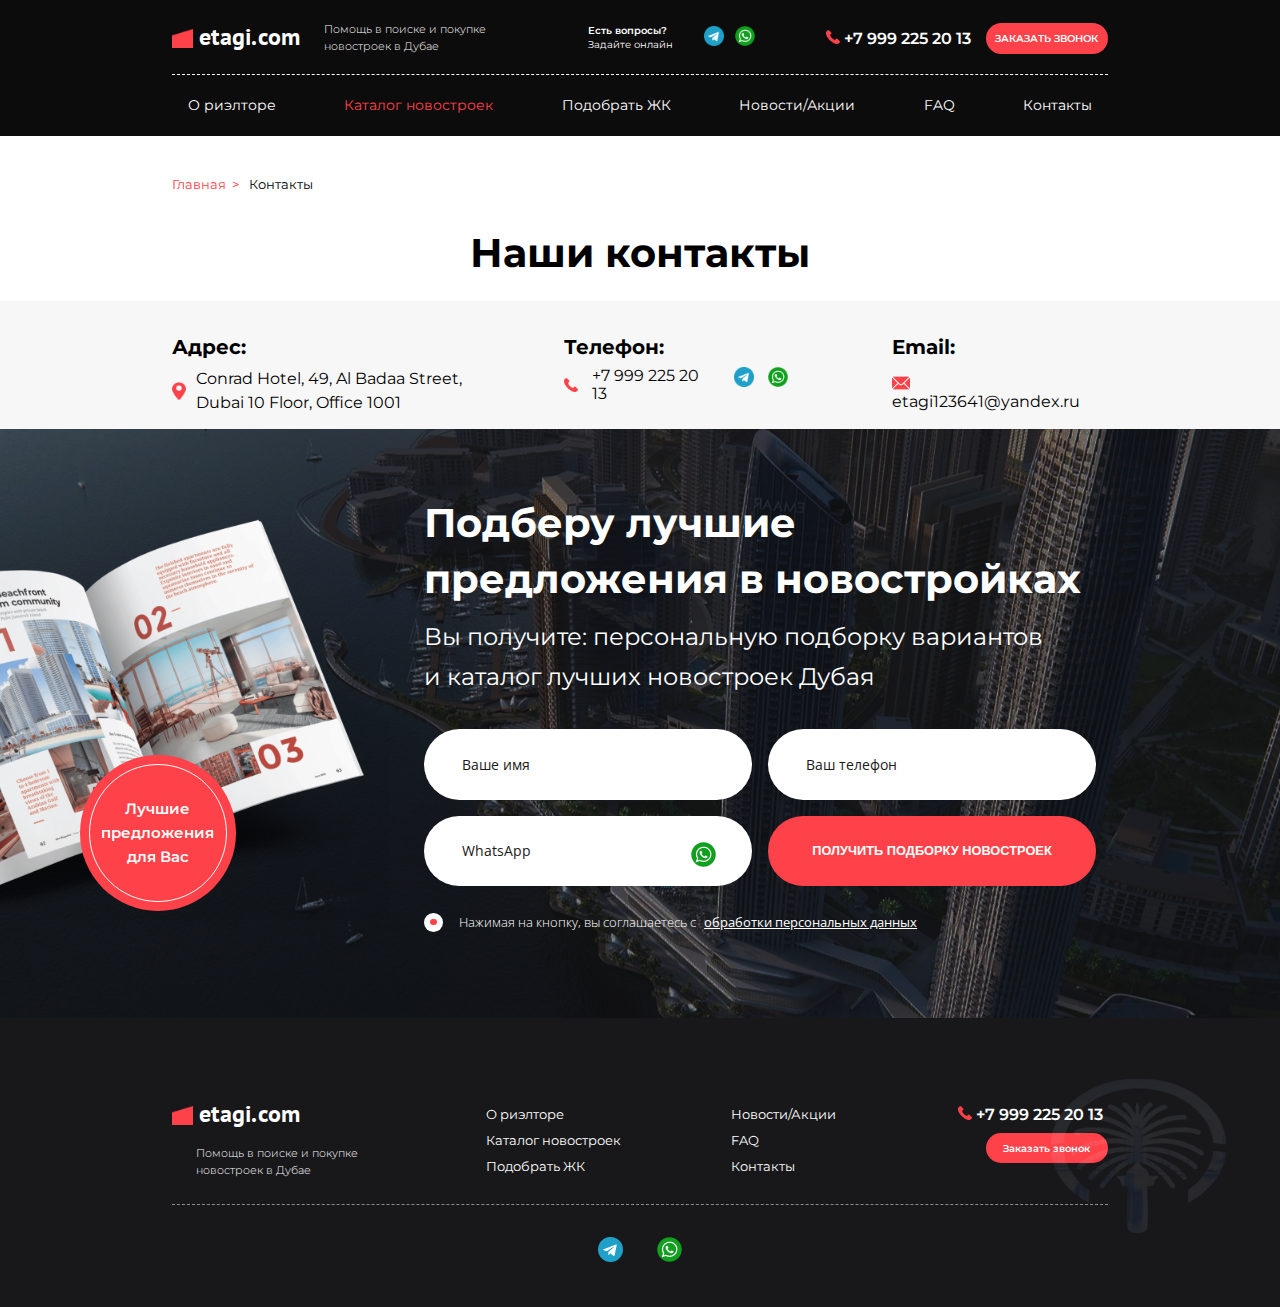
<file: contacts.html>
<!DOCTYPE html>
<html lang="en">
<head>
    <meta charset="UTF-8">
    <meta http-equiv="X-UA-Compatible" content="IE=edge" />
    <meta name="viewport" content="width=device-width, initial-scale=1.0" />
    <link rel="icon" type="image/png" href="" />
    <title>Контакты</title>
    <meta name="description" content="" />
	<link href="" rel="shortcut icon" />
    <link href="styles/style.css" rel="stylesheet">
</head>
<body>
    <header class="header-page">
        <div class="container">
            <div class="row">
                <div class="header-top">
                    <a class="header-logo" href="/">
                        <img src="images/logo-rectangle.png">
                        <span>etagi.com</span>
                    </a>
                    <p class="site-about">Помощь в поиске и покупке новостроек в Дубае</p>
                    <div class="site-socials">
                        <p class="white"><strong>Есть вопросы?</strong>Задайте онлайн</p>
                        <a href="https://t.me/+79992252013">
                            <img src="images/telegram.png">
                        </a>
                        <a href="https://wa.me/+79992252013">
                            <img src="images/whatsapp.png">
                        </a>
                    </div>
                    <a class="header-phone" href="tel:+79992252013"><img src="images/phone.png">+7 999 225 20 13</a>
                    <a class="btn" href="/">Заказать звонок</a>
                </div>
                <div class="header-menu">
                    <ul>
                        <li>
                            <a href="/">О риэлторе</a>
                        </li>
                        <li>
                            <a class="current" href="/">Каталог новостроек</a>
                        </li> 
                        <li>
                            <a href="/">Подобрать  ЖК</a>
                        </li> 
                        <li>
                            <a href="/">Новости/Акции</a>
                        </li> 
                        <li>
                            <a href="/">FAQ</a>
                        </li>  
                        <li>
                            <a href="/">Контакты</a>
                        </li>
                    </ul>
					<div class="header-mobile">
                        <a class="header-phone" href="tel:+79992252013"><img src="images/phone.png"><span>+7 999 225 20 13</span></a>
                        <a class="telegram" href="https://t.me/+79992252013">
                            <img src="images/telegram.png">
                        </a>
                        <a class="whatsapp" href="https://wa.me/+79992252013">
                            <img src="images/whatsapp.png">
                        </a>
                        <div class="mobile-toggle">
                            <span></span>
                            <span></span>
                            <span></span>
                        </div>
                    </div>
                </div>
            </div>
        </div>
    </header>
    <section class="navigation">
        <div class="container">
            <div class="row">
                <ul class="breadcrumb">
                    <li>
                        <a href="/">Главная</a>
                    </li>
                    <li>
                        <a href="/">Контакты</a>
                    </li>
                </ul>
            </div>
        </div>
    </section>
    <section class="page contacts">
        <div class="container container-full">
            <div class="title">
                <h2>Наши контакты</h2>
            </div>
            <div class="container-grey">
                <div class="container">
                    <div class="row">
                        <div class="contacts-address">
                            <h6>Адрес:</h6>
                            <img src="images/marker.png">
                            <p>Conrad Hotel, 49, Al Badaa Street, Dubai 10 Floor, Office 1001</p>
                        </div>
                        <div class="contacts-messangers">
                            <h6>Телефон:</h6>
                            <a class="phone" href="tel:+79992252013"><img src="images/phone.png">+7 999 225 20 13</a>
                            <a class="telegram" href="https://t.me/+79992252013">
                                <img src="images/telegram.png">
                            </a>
                            <a class="whatsapp" href="https://wa.me/+79992252013">
                                <img src="images/whatsapp.png">
                            </a>
                        </div>
                        <div class="contacts-email">
                            <h6>Email:</h6>
                            <img src="images/envelope.png">
                            <a href="email:etagi123641@yandex.ru">etagi123641@yandex.ru</a>
                        </div>
                    </div>
                </div>
            </div>
        </div>
    </section>
    <section id="map">
        <script type="text/javascript" charset="utf-8" async src="https://api-maps.yandex.ru/services/constructor/1.0/js/?um=constructor%3A83519e3c57e4c58df4d7fce708db5d01ec39e4f3ff0557555b10c08757743887&amp;width=100%25&amp;height=720&amp;lang=ru_RU&amp;scroll=false"></script>
    </section>
    <section class="order">
        <div class="container">
            <div class="row">
                <div class="order-book">
                    <img src="images/order-book.png">
                    <div class="order-label">
                        <div class="label-border">
                            <p>Лучшие предложения для Вас</p>
                        </div>
                    </div>
                </div>
                <div class="order-form">
                    <h2>Подберу лучшие предложения в новостройках </h2>
                    <p>Вы получите: персональную подборку вариантов и&nbsp;каталог лучших новостроек Дубая</p>
                    <form>
                        <input type="text" class="input-name" placeholder="Ваше имя" required="required">
                        <input type="tel" class="input-phone" placeholder="Ваш телефон" required="required">
                        <input type="tel" class="input-whatsapp" placeholder="WhatsApp" required="required">
                        <button type="submit" class="btn">Получить подборку новостроек</button>
                        <p class="checkbox"><span class="checkbox-lite checked"><span class="checkbox-red"></span></span>Нажимая на кнопку, вы соглашаетесь с <a href="/">обработки персональных данных</a></p>
                    </form>
                </div>
            </div>
        </div>
    </section>
    <footer>
        <div class="container">
            <div class="row">
                <div class="footer-logo">
                    <a class="footer-logo__link" href="/">
                        <img src="images/logo-rectangle.png">
                        <span>etagi.com</span>
                    </a>
                    <p>Помощь в поиске и покупке новостроек в Дубае</p>
                </div>
                <ul class="footer-links">
                    <li>
                        <a href="/">О риэлторе</a>           
                    </li>
                    <li>
                        <a href="/">Каталог новостроек</a>
                    </li>
                    <li>
                        <a href="/">Подобрать  ЖК </a>
                    </li>             
                </ul>
                <ul class="footer-links">
                    <li>
                        <a href="/">Новости/Акции</a>           
                    </li>
                    <li>
                        <a href="/">FAQ</a>
                    </li>
                    <li>
                        <a href="/">Контакты</a>
                    </li>             
                </ul>
                <div class="footer-order">
                    <a class="footer-phone" href="tel:+79992252013"><img src="images/phone.png">+7 999 225 20 13</a>
                    <a class="btn" href="/">Заказать звонок</a>
                </div>
            </div>
            <div class="footer-bottom">
                <a href="https://t.me/+79992252013">
                    <img src="images/telegram.png">
                </a>
                <a href="https://wa.me/+79992252013">
                    <img src="images/whatsapp.png">
                </a>
            </div>
        </div>
    </footer>
    <script src="https://ajax.googleapis.com/ajax/libs/jquery/3.3.1/jquery.min.js"></script>
    <script defer src="js/owl.carousel.js"></script>
    <script defer src="js/main.js"></script>
</body>
</html>
</file>
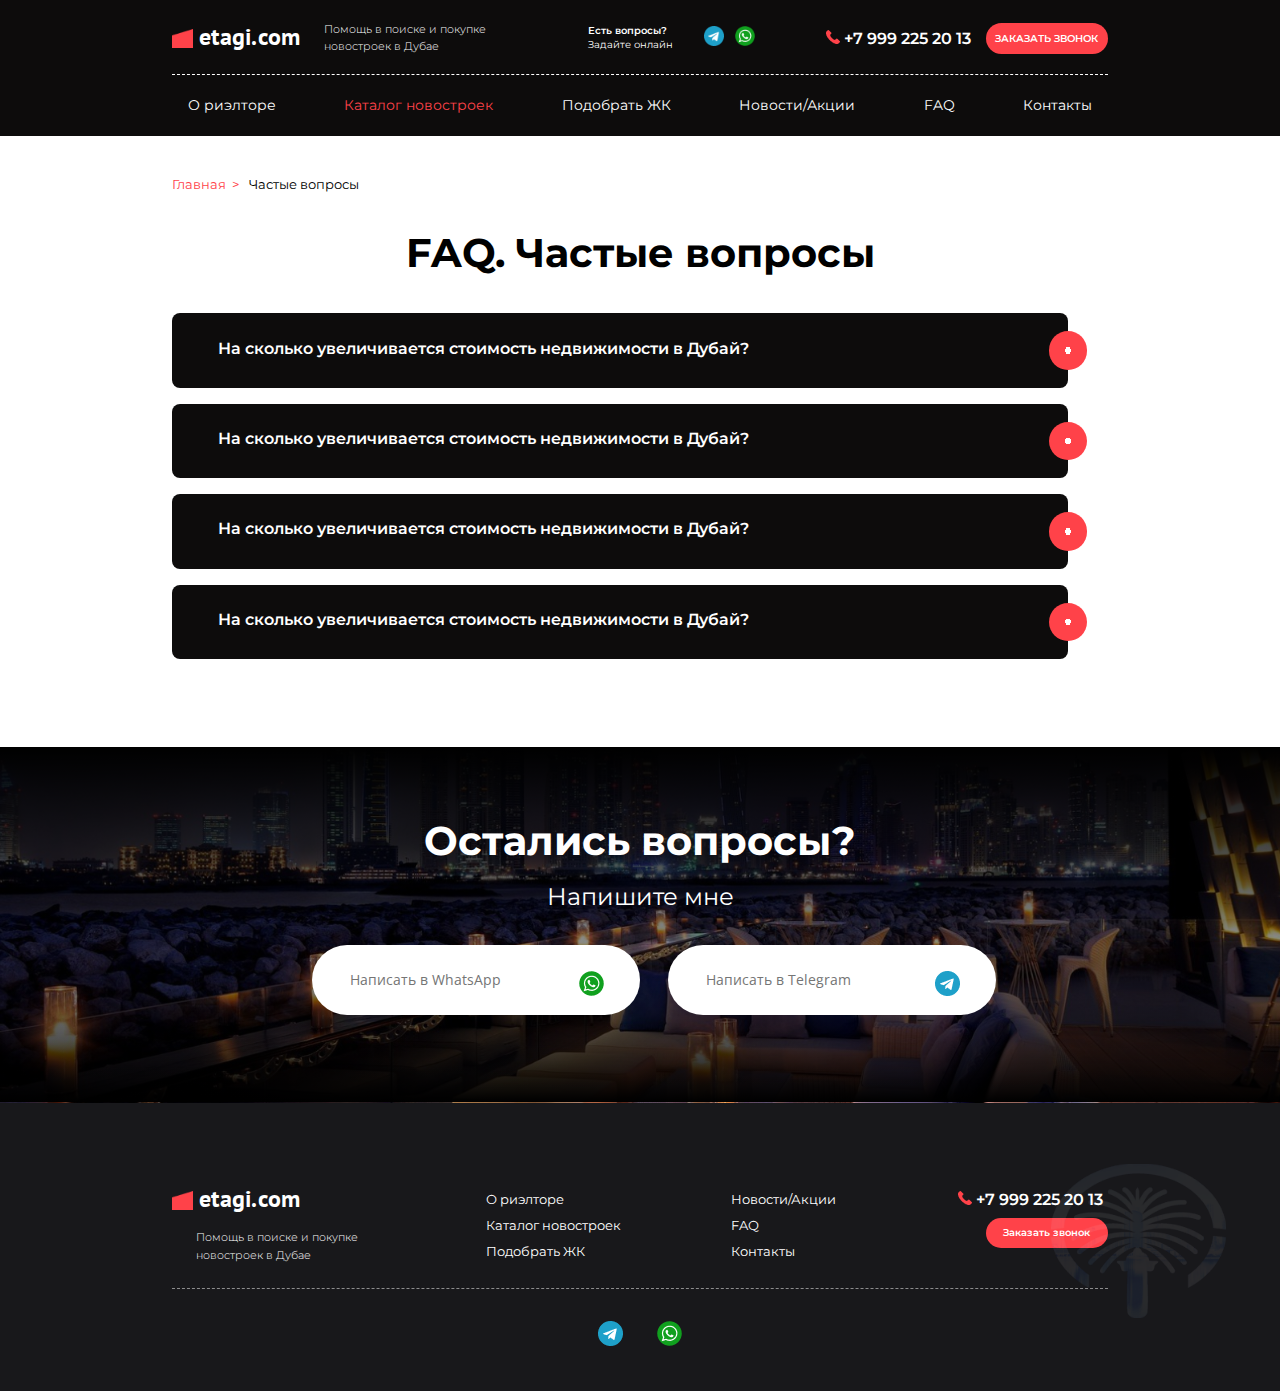
<file: faq.html>
<!DOCTYPE html>
<html lang="en">
<head>
    <meta charset="UTF-8">
    <meta http-equiv="X-UA-Compatible" content="IE=edge" />
    <meta name="viewport" content="width=device-width, initial-scale=1.0" />
    <link rel="icon" type="image/png" href="" />
    <title>FAQ</title>
    <meta name="description" content="" />
	<link href="" rel="shortcut icon" />
    <link href="styles/style.css" rel="stylesheet">
</head>
<body>
    <header class="header-page">
        <div class="container">
            <div class="row">
                <div class="header-top">
                    <a class="header-logo" href="/">
                        <img src="images/logo-rectangle.png">
                        <span>etagi.com</span>
                    </a>
                    <p class="site-about">Помощь в поиске и покупке новостроек в Дубае</p>
                    <div class="site-socials">
                        <p class="white"><strong>Есть вопросы?</strong>Задайте онлайн</p>
                        <a href="https://t.me/+79992252013">
                            <img src="images/telegram.png">
                        </a>
                        <a href="https://wa.me/+79992252013">
                            <img src="images/whatsapp.png">
                        </a>
                    </div>
                    <a class="header-phone" href="tel:+79992252013"><img src="images/phone.png">+7 999 225 20 13</a>
                    <a class="btn" href="/">Заказать звонок</a>
                </div>
                <div class="header-menu">
                    <ul>
                        <li>
                            <a href="/">О риэлторе</a>
                        </li>
                        <li>
                            <a class="current" href="/">Каталог новостроек</a>
                        </li> 
                        <li>
                            <a href="/">Подобрать  ЖК</a>
                        </li> 
                        <li>
                            <a href="/">Новости/Акции</a>
                        </li> 
                        <li>
                            <a href="/">FAQ</a>
                        </li>  
                        <li>
                            <a href="/">Контакты</a>
                        </li>
                    </ul>
					<div class="header-mobile">
                        <a class="header-phone" href="tel:+79992252013"><img src="images/phone.png"><span>+7 999 225 20 13</span></a>
                        <a class="telegram" href="https://t.me/+79992252013">
                            <img src="images/telegram.png">
                        </a>
                        <a class="whatsapp" href="https://wa.me/+79992252013">
                            <img src="images/whatsapp.png">
                        </a>
                        <div class="mobile-toggle">
                            <span></span>
                            <span></span>
                            <span></span>
                        </div>
                    </div>
                </div>
            </div>
        </div>
    </header>
    <section class="navigation">
        <div class="container">
            <div class="row">
                <ul class="breadcrumb">
                    <li>
                        <a href="/">Главная</a>
                    </li>
                    <li>
                        <a href="/">Частые вопросы</a>
                    </li>
                </ul>
            </div>
        </div>
    </section>
    <section class="page faq">
        <div class="container">
            <div class="row">
                <div class="title">
                    <h2>FAQ. Частые вопросы</h2>
                </div>
                <div class="accordion">
                    <div class="accordion-item">
                        <div class="accordion-btn"><p>На сколько увеличивается стоимость недвижимости в Дубай?</p><div><span></span><span></span></div></div>
                        <div class="content">
                            <p>Дубай быстро превращается в международный торговый и туристический центр. Это один из самых безопасных городов мира с одной из самых быстрорастущих экономик в регионе. Среднегодовая доходность инвестиций в Дубае колеблется от 5% до 8,4%.</p>
                        </div>
                    </div>
                    <div class="accordion-item">
                        <div class="accordion-btn"><p>На сколько увеличивается стоимость недвижимости в Дубай?</p><div><span></span><span></span></div></div>
                        <div class="content">
                            <p>Дубай быстро превращается в международный торговый и туристический центр. Это один из самых безопасных городов мира с одной из самых быстрорастущих экономик в регионе. Среднегодовая доходность инвестиций в Дубае колеблется от 5% до 8,4%.</p>
                        </div>
                    </div>
                    <div class="accordion-item">
                        <div class="accordion-btn"><p>На сколько увеличивается стоимость недвижимости в Дубай?</p><div><span></span><span></span></div></div>
                        <div class="content">
                            <p>Дубай быстро превращается в международный торговый и туристический центр. Это один из самых безопасных городов мира с одной из самых быстрорастущих экономик в регионе. Среднегодовая доходность инвестиций в Дубае колеблется от 5% до 8,4%.</p>
                        </div>
                    </div>
                    <div class="accordion-item">
                        <div class="accordion-btn"><p>На сколько увеличивается стоимость недвижимости в Дубай?</p><div><span></span><span></span></div></div>
                        <div class="content">
                            <p>Дубай быстро превращается в международный торговый и туристический центр. Это один из самых безопасных городов мира с одной из самых быстрорастущих экономик в регионе. Среднегодовая доходность инвестиций в Дубае колеблется от 5% до 8,4%.</p>
                        </div>
                    </div>
                </div>
            </div>
        </div>
    </section>
    <section class="order-bottom">
        <div class="container">
            <div class="row">
                <div class="title">
                    <h2>Остались вопросы?</h2>
                    <p>Напишите мне</p>
                </div>
                <form>
                    <input type="text" class="input-whatsapp" placeholder="Написать в WhatsApp" required="required">
                </form>
                <form>
                    <input type="text" class="input-telegram" placeholder="Написать в Telegram" required="required">
                </form>
            </div>
        </div>
    </section>
    <footer>
        <div class="container">
            <div class="row">
                <div class="footer-logo">
                    <a class="footer-logo__link" href="/">
                        <img src="images/logo-rectangle.png">
                        <span>etagi.com</span>
                    </a>
                    <p>Помощь в поиске и покупке новостроек в Дубае</p>
                </div>
                <ul class="footer-links">
                    <li>
                        <a href="/">О риэлторе</a>           
                    </li>
                    <li>
                        <a href="/">Каталог новостроек</a>
                    </li>
                    <li>
                        <a href="/">Подобрать  ЖК </a>
                    </li>             
                </ul>
                <ul class="footer-links">
                    <li>
                        <a href="/">Новости/Акции</a>           
                    </li>
                    <li>
                        <a href="/">FAQ</a>
                    </li>
                    <li>
                        <a href="/">Контакты</a>
                    </li>             
                </ul>
                <div class="footer-order">
                    <a class="footer-phone" href="tel:+79992252013"><img src="images/phone.png">+7 999 225 20 13</a>
                    <a class="btn" href="/">Заказать звонок</a>
                </div>
            </div>
            <div class="footer-bottom">
                <a href="https://t.me/+79992252013">
                    <img src="images/telegram.png">
                </a>
                <a href="https://wa.me/+79992252013">
                    <img src="images/whatsapp.png">
                </a>
            </div>
        </div>
    </footer>
    <script src="https://ajax.googleapis.com/ajax/libs/jquery/3.3.1/jquery.min.js"></script>
    <script defer src="js/owl.carousel.js"></script>
    <script defer src="js/main.js"></script>
</body>
</html>
</file>
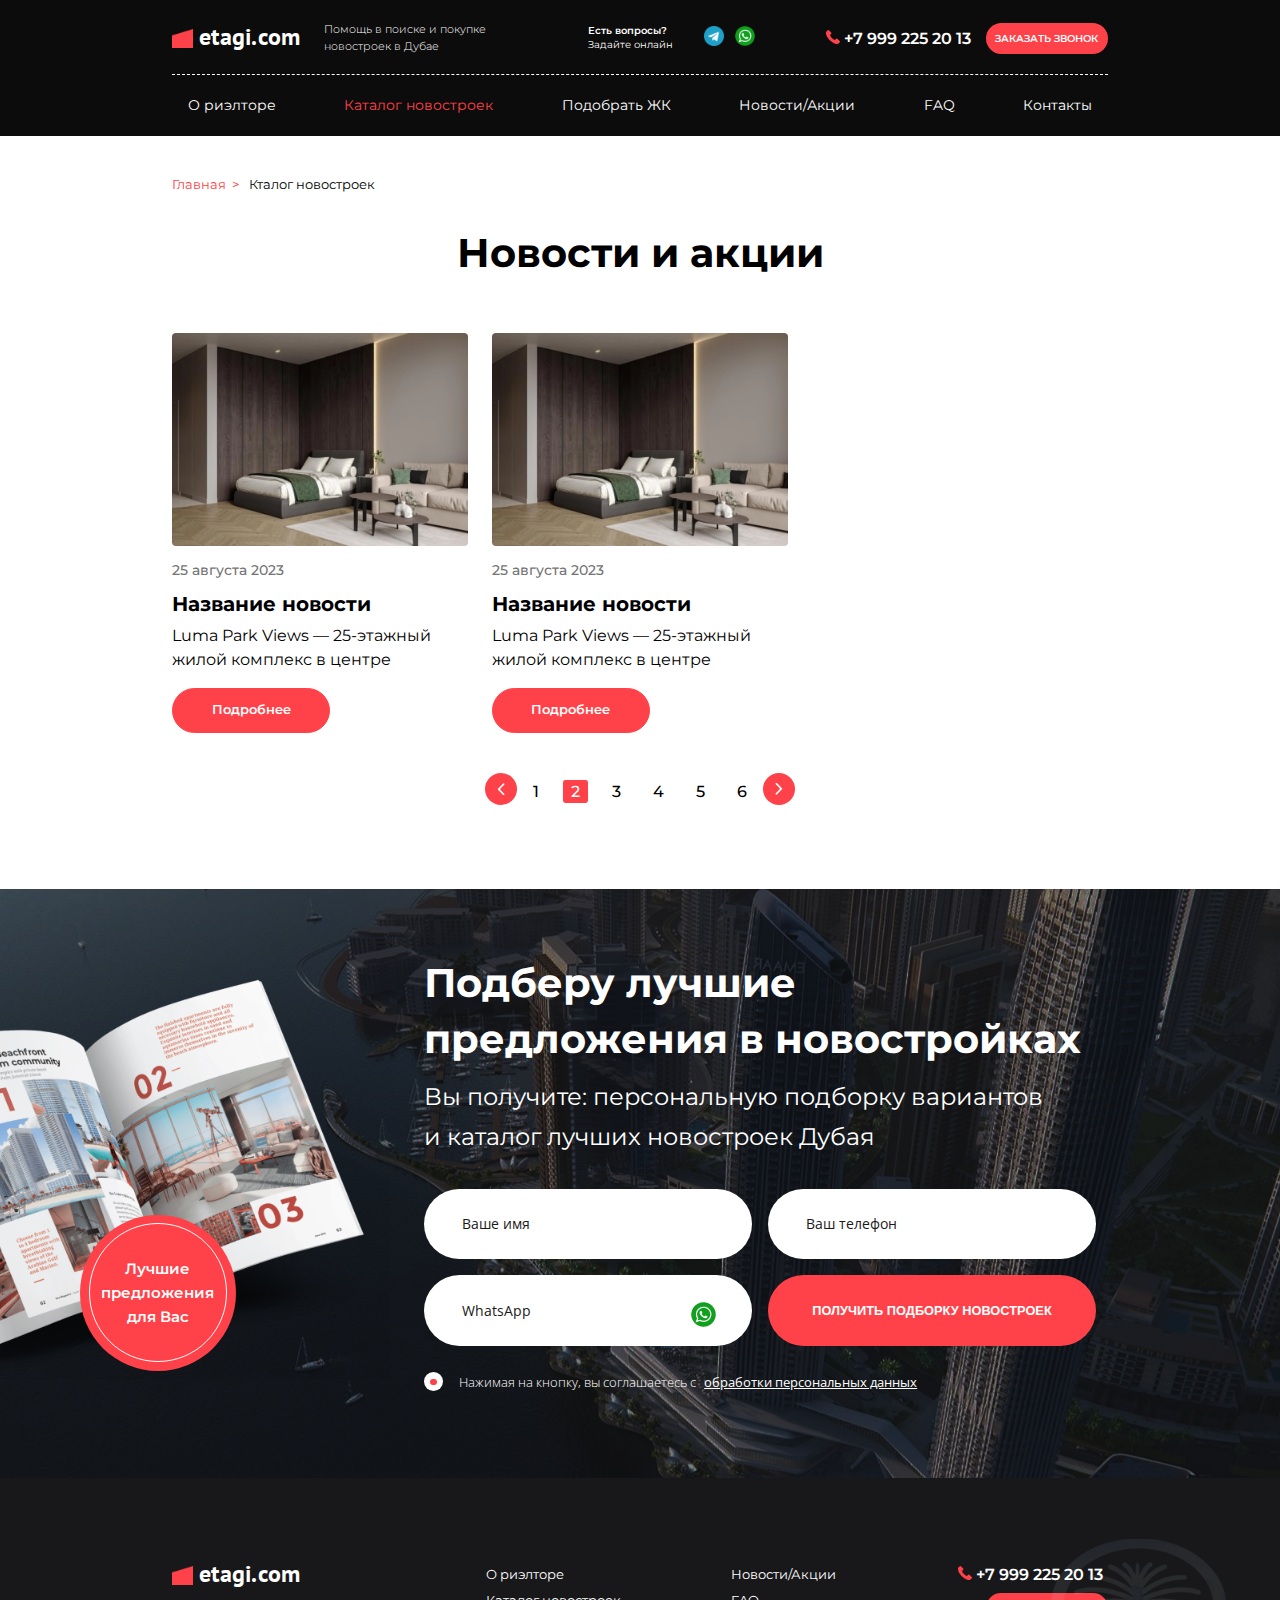
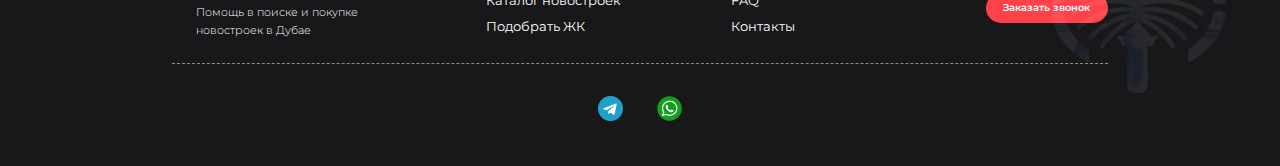
<file: news.html>
<!DOCTYPE html>
<html lang="en">
<head>
    <meta charset="UTF-8">
    <meta http-equiv="X-UA-Compatible" content="IE=edge" />
    <meta name="viewport" content="width=device-width, initial-scale=1.0" />
    <link rel="icon" type="image/png" href="" />
    <title>Новости</title>
    <meta name="description" content="" />
	<link href="" rel="shortcut icon" />
    <link href="styles/style.css" rel="stylesheet">
</head>
<body>
    <header class="header-page">
        <div class="container">
            <div class="row">
                <div class="header-top">
                    <a class="header-logo" href="/">
                        <img src="images/logo-rectangle.png">
                        <span>etagi.com</span>
                    </a>
                    <p class="site-about">Помощь в поиске и покупке новостроек в Дубае</p>
                    <div class="site-socials">
                        <p class="white"><strong>Есть вопросы?</strong>Задайте онлайн</p>
                        <a href="https://t.me/+79992252013">
                            <img src="images/telegram.png">
                        </a>
                        <a href="https://wa.me/+79992252013">
                            <img src="images/whatsapp.png">
                        </a>
                    </div>
                    <a class="header-phone" href="tel:+79992252013"><img src="images/phone.png">+7 999 225 20 13</a>
                    <a class="btn" href="/">Заказать звонок</a>
                </div>
                <div class="header-menu">
                    <ul>
                        <li>
                            <a href="/">О риэлторе</a>
                        </li>
                        <li>
                            <a class="current" href="/">Каталог новостроек</a>
                        </li> 
                        <li>
                            <a href="/">Подобрать  ЖК</a>
                        </li> 
                        <li>
                            <a href="/">Новости/Акции</a>
                        </li> 
                        <li>
                            <a href="/">FAQ</a>
                        </li>  
                        <li>
                            <a href="/">Контакты</a>
                        </li>
                    </ul>
					<div class="header-mobile">
                        <a class="header-phone" href="tel:+79992252013"><img src="images/phone.png"><span>+7 999 225 20 13</span></a>
                        <a class="telegram" href="https://t.me/+79992252013">
                            <img src="images/telegram.png">
                        </a>
                        <a class="whatsapp" href="https://wa.me/+79992252013">
                            <img src="images/whatsapp.png">
                        </a>
                        <div class="mobile-toggle">
                            <span></span>
                            <span></span>
                            <span></span>
                        </div>
                    </div>
                </div>
            </div>
        </div>
    </header>
    <section class="navigation">
        <div class="container">
            <div class="row">
                <ul class="breadcrumb">
                    <li>
                        <a href="/">Главная</a>
                    </li>
                    <li>
                        <a href="/">Кталог новостроек</a>
                    </li>
                </ul>
            </div>
        </div>
    </section>
    <section class="news">
        <div class="container">
            <div class="row">
                <div class="title">
                    <h2>Новости и акции</h2>
                </div>
                <div class="news-item">
                    <div class="news-image">
                        <img src="images/cart-image.png">
                    </div>
                    <p class="news-date">25 августа 2023</p>
                    <p class="news-title">Название новости </p>
                    <p class="news-description">Luma Park Views — 25-этажный жилой комплекс в центре </p>
                    <a class="btn" href="/">Подробнее</a>
                </div>
				<div class="news-item">
                    <div class="news-image">
                        <img src="images/cart-image.png">
                    </div>
                    <p class="news-date">25 августа 2023</p>
                    <p class="news-title">Название новости </p>
                    <p class="news-description">Luma Park Views — 25-этажный жилой комплекс в центре </p>
                    <a class="btn" href="/">Подробнее</a>
                </div>
                <ul class="pagination">
                    <a class="pagination-prev" href="/">
                        <svg width="10" height="16" viewBox="0 0 10 16" fill="none" xmlns="http://www.w3.org/2000/svg">
                            <path d="M1.27325 7.57976C0.882725 7.97028 0.882725 8.60345 1.27325 8.99397L7.63721 15.3579C8.02773 15.7485 8.6609 15.7485 9.05142 15.3579C9.44195 14.9674 9.44195 14.3342 9.05142 13.9437L3.39457 8.28687L9.05142 2.63001C9.44195 2.23949 9.44195 1.60632 9.05142 1.2158C8.6609 0.825273 8.02773 0.825273 7.63721 1.2158L1.27325 7.57976ZM4.18457 7.28687H1.98036V9.28687H4.18457V7.28687Z" fill="white"/>
                        </svg>
                    </a>
                    <li>
                        <a href="/">1</a>
                    </li>
                    <li>
                        <a class="current" href="/">2</a>
                    </li>
                    <li>
                        <a href="/">3</a>
                    </li>
                    <li>
                        <a href="/">4</a>
                    </li>
                    <li>
                        <a href="/">5</a>
                    </li>
                    <li>
                        <a href="/">6</a>
                    </li>
                    <a class="pagination-next" href="/">
                        <svg width="10" height="16" viewBox="0 0 10 16" fill="none" xmlns="http://www.w3.org/2000/svg">
                            <path d="M1.27325 7.57976C0.882725 7.97028 0.882725 8.60345 1.27325 8.99397L7.63721 15.3579C8.02773 15.7485 8.6609 15.7485 9.05142 15.3579C9.44195 14.9674 9.44195 14.3342 9.05142 13.9437L3.39457 8.28687L9.05142 2.63001C9.44195 2.23949 9.44195 1.60632 9.05142 1.2158C8.6609 0.825273 8.02773 0.825273 7.63721 1.2158L1.27325 7.57976ZM4.18457 7.28687H1.98036V9.28687H4.18457V7.28687Z" fill="white"/>
                        </svg>
                    </a>
                </ul>
            </div>
        </div>
    </section>
    <section class="order">
        <div class="container">
            <div class="row">
                <div class="order-book">
                    <img src="images/order-book.png">
                    <div class="order-label">
                        <div class="label-border">
                            <p>Лучшие предложения для Вас</p>
                        </div>
                    </div>
                </div>
                <div class="order-form">
                    <h2>Подберу лучшие предложения в новостройках </h2>
                    <p>Вы получите: персональную подборку вариантов и&nbsp;каталог лучших новостроек Дубая</p>
                    <form>
                        <input type="text" class="input-name" placeholder="Ваше имя" required="required">
                        <input type="tel" class="input-phone" placeholder="Ваш телефон" required="required">
                        <input type="tel" class="input-whatsapp" placeholder="WhatsApp" required="required">
                        <button type="submit" class="btn">Получить подборку новостроек</button>
                        <p class="checkbox"><span class="checkbox-lite checked"><span class="checkbox-red"></span></span>Нажимая на кнопку, вы соглашаетесь с <a href="/">обработки персональных данных</a></p>
                    </form>
                </div>
            </div>
        </div>
    </section>
    <footer>
        <div class="container">
            <div class="row">
                <div class="footer-logo">
                    <a class="footer-logo__link" href="/">
                        <img src="images/logo-rectangle.png">
                        <span>etagi.com</span>
                    </a>
                    <p>Помощь в поиске и покупке новостроек в Дубае</p>
                </div>
                <ul class="footer-links">
                    <li>
                        <a href="/">О риэлторе</a>           
                    </li>
                    <li>
                        <a href="/">Каталог новостроек</a>
                    </li>
                    <li>
                        <a href="/">Подобрать  ЖК </a>
                    </li>             
                </ul>
                <ul class="footer-links">
                    <li>
                        <a href="/">Новости/Акции</a>           
                    </li>
                    <li>
                        <a href="/">FAQ</a>
                    </li>
                    <li>
                        <a href="/">Контакты</a>
                    </li>             
                </ul>
                <div class="footer-order">
                    <a class="footer-phone" href="tel:+79992252013"><img src="images/phone.png">+7 999 225 20 13</a>
                    <a class="btn" href="/">Заказать звонок</a>
                </div>
            </div>
            <div class="footer-bottom">
                <a href="https://t.me/+79992252013">
                    <img src="images/telegram.png">
                </a>
                <a href="https://wa.me/+79992252013">
                    <img src="images/whatsapp.png">
                </a>
            </div>
        </div>
    </footer>
    <script src="https://ajax.googleapis.com/ajax/libs/jquery/3.3.1/jquery.min.js"></script>
    <script defer src="js/owl.carousel.js"></script>
    <script defer src="js/main.js"></script>
</body>
</html>
</file>
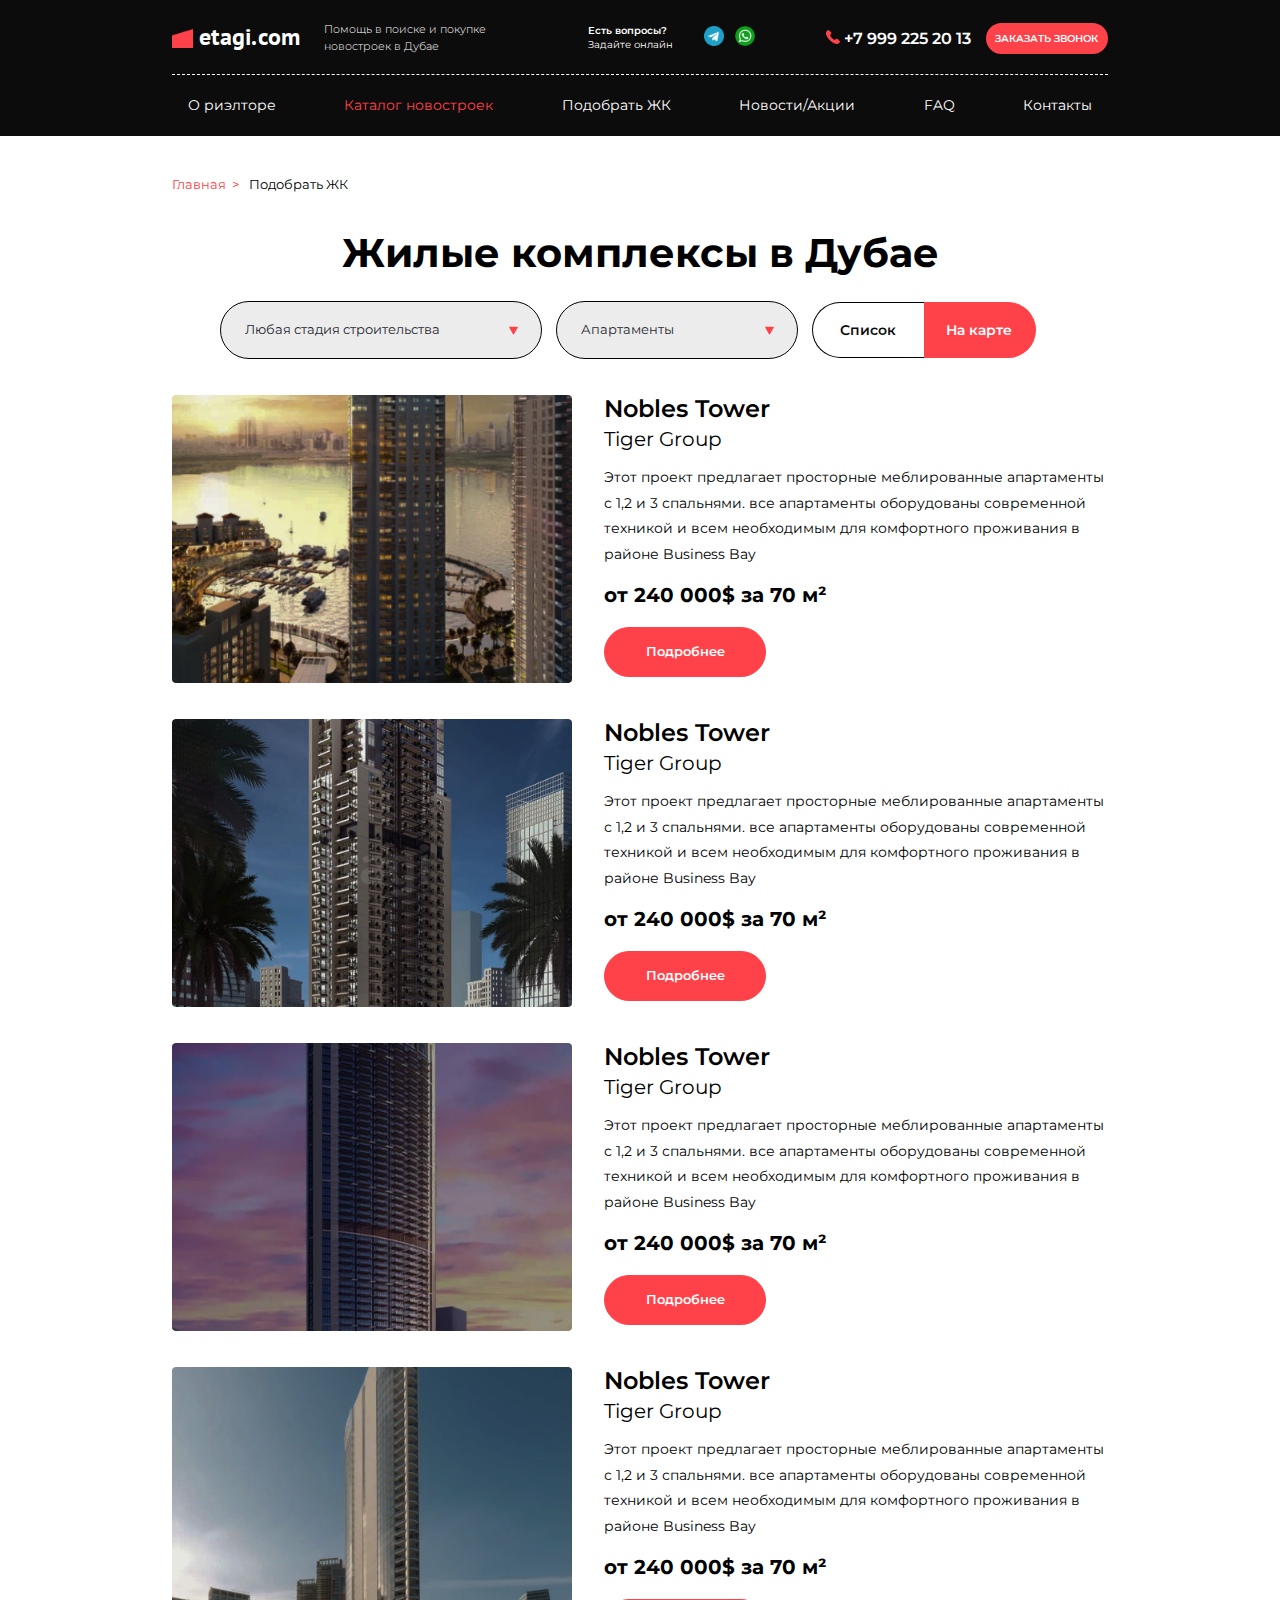
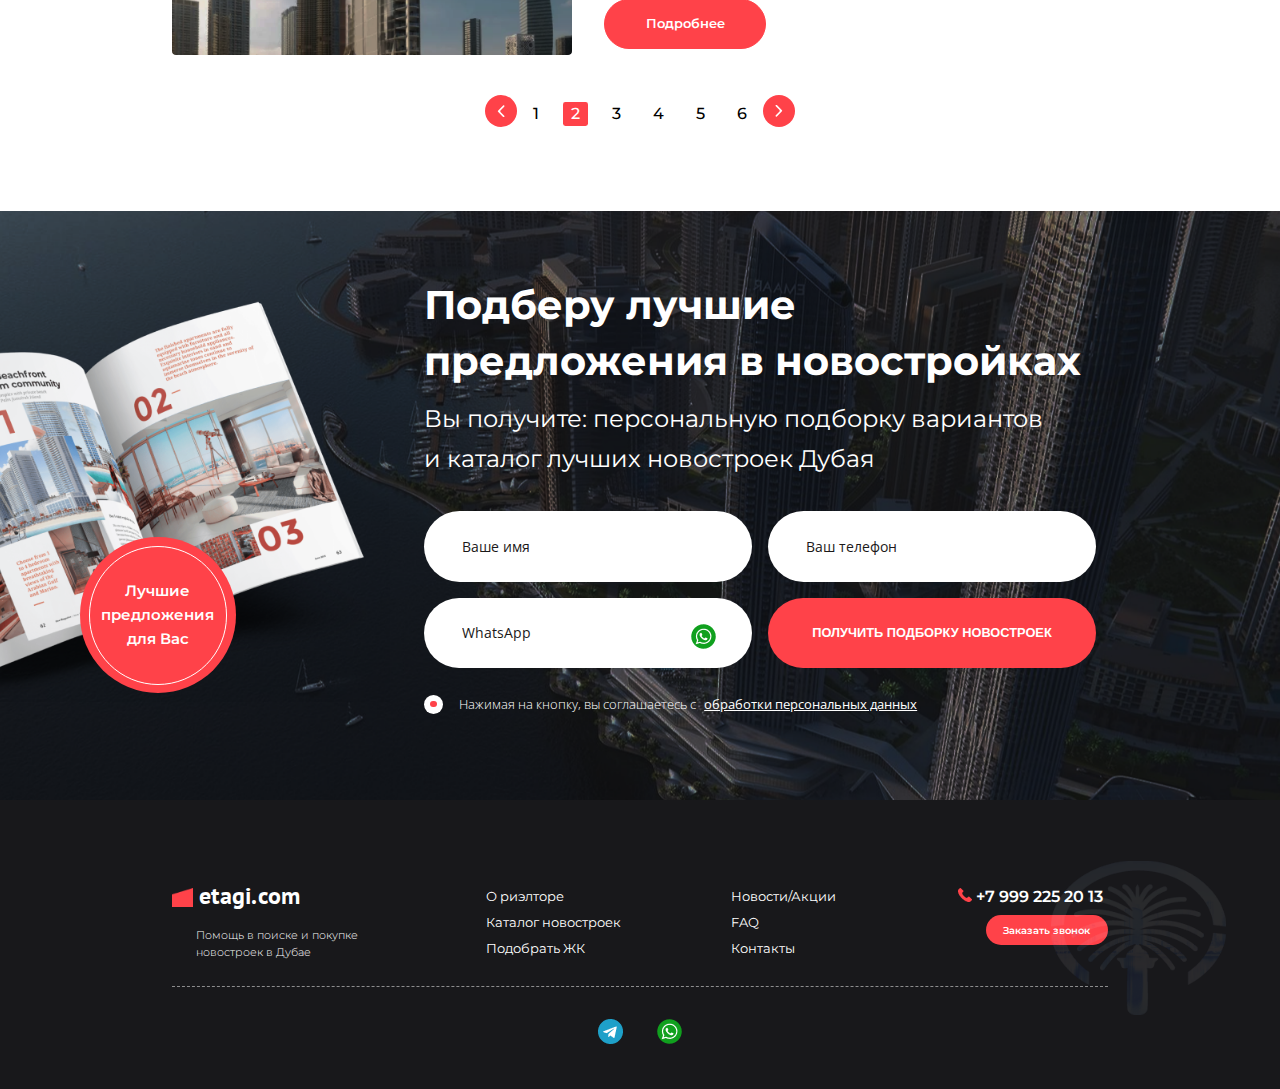
<file: podbor.html>
<!DOCTYPE html>
<html lang="en">
<head>
    <meta charset="UTF-8">
    <meta http-equiv="X-UA-Compatible" content="IE=edge" />
    <meta name="viewport" content="width=device-width, initial-scale=1.0" />
    <link rel="icon" type="image/png" href="" />
    <title>Жилые комплексы в Дубае</title>
    <meta name="description" content="" />
	<link href="" rel="shortcut icon" />
    <link href="styles/style.css" rel="stylesheet">
</head>
<body>
    <header class="header-page">
        <div class="container">
            <div class="row">
                <div class="header-top">
                    <a class="header-logo" href="/">
                        <img src="images/logo-rectangle.png">
                        <span>etagi.com</span>
                    </a>
                    <p class="site-about">Помощь в поиске и покупке новостроек в Дубае</p>
                    <div class="site-socials">
                        <p class="white"><strong>Есть вопросы?</strong>Задайте онлайн</p>
                        <a href="https://t.me/+79992252013">
                            <img src="images/telegram.png">
                        </a>
                        <a href="https://wa.me/+79992252013">
                            <img src="images/whatsapp.png">
                        </a>
                    </div>
                    <a class="header-phone" href="tel:+79992252013"><img src="images/phone.png">+7 999 225 20 13</a>
                    <a class="btn" href="/">Заказать звонок</a>
                </div>
                <div class="header-menu">
                    <ul>
                        <li>
                            <a href="/">О риэлторе</a>
                        </li>
                        <li>
                            <a class="current" href="/">Каталог новостроек</a>
                        </li> 
                        <li>
                            <a href="/">Подобрать  ЖК</a>
                        </li> 
                        <li>
                            <a href="/">Новости/Акции</a>
                        </li> 
                        <li>
                            <a href="/">FAQ</a>
                        </li>  
                        <li>
                            <a href="/">Контакты</a>
                        </li>
                    </ul>
					<div class="header-mobile">
                        <a class="header-phone" href="tel:+79992252013"><img src="images/phone.png"><span>+7 999 225 20 13</span></a>
                        <a class="telegram" href="https://t.me/+79992252013">
                            <img src="images/telegram.png">
                        </a>
                        <a class="whatsapp" href="https://wa.me/+79992252013">
                            <img src="images/whatsapp.png">
                        </a>
                        <div class="mobile-toggle">
                            <span></span>
                            <span></span>
                            <span></span>
                        </div>
                    </div>
                </div>
            </div>
        </div>
    </header>
    <section class="navigation">
        <div class="container">
            <div class="row">
                <ul class="breadcrumb">
                    <li>
                        <a href="/">Главная</a>
                    </li>
                    <li>
                        <a href="/">Подобрать ЖК</a>
                    </li>
                </ul>
            </div>
        </div>
    </section>
    <section class="podbor">
        <div class="container">
            <div class="row">
                <div class="title">
                    <h1>Жилые комплексы в Дубае</h1>
                </div>
                <div class="podbor-navigation">
                    <div class="stage-dropdown">
                        <p class="stage-dropdown__chosen">
                            <span class="stage-chosen-info">Любая стадия строительства</span>   
                            <svg width="9" height="9" viewBox="0 0 9 9" fill="none" xmlns="http://www.w3.org/2000/svg">
                                <path d="M4.93301 8.25C4.74056 8.58333 4.25944 8.58333 4.06699 8.25L0.169874 1.5C-0.0225766 1.16667 0.217986 0.749999 0.602886 0.749999L8.39712 0.75C8.78202 0.75 9.02258 1.16667 8.83013 1.5L4.93301 8.25Z" fill="#FF4249"/>
                            </svg>
                        </p>
                        <div class="stage-dropdown__list">
                            <ul>
                                <li>Любая стадия строительства 2</li>
                                <li>Любая стадия строительства 3</li>
                                <li>Любая стадия строительства 4</li>
                                <li>Любая стадия строительства 5</li>
                            </ul>
                        </div>
                    </div>
                    <div class="apartment-dropdown">
                        <p class="apartment-dropdown__chosen">
                            <span class="apartment-chosen-info">Апартаменты</span>   
                            <svg width="9" height="9" viewBox="0 0 9 9" fill="none" xmlns="http://www.w3.org/2000/svg">
                                <path d="M4.93301 8.25C4.74056 8.58333 4.25944 8.58333 4.06699 8.25L0.169874 1.5C-0.0225766 1.16667 0.217986 0.749999 0.602886 0.749999L8.39712 0.75C8.78202 0.75 9.02258 1.16667 8.83013 1.5L4.93301 8.25Z" fill="#FF4249"/>
                            </svg>
                        </p>
                        <div class="apartment-dropdown__list">
                            <ul>
                                <li>Апартаменты 2</li>
                                <li>Апартаменты 3</li>
                                <li>Апартаменты 4</li>
                                <li>Апартаменты 5</li>
                            </ul>
                        </div>
                    </div>
                    <div class="podbor-variation">
                        <a class="podbor-variation__list" href="/">Список</a>
                        <a class="podbor-variation__map" href="/">На карте</a>
                    </div>
                </div>
                <div class="podbor-list">
                    <div class="podbor-list__single">
                        <div class="single-image">
                            <img src="images/podbor-1.png">
                        </div>
                        <div class="single-info">
                            <p class="single-name">Nobles Tower</p>
                            <p class="single-group">Tiger Group</p>
                            <p class="single-description">Этот проект предлагает просторные меблированные апартаменты с 1,2 и 3 спальнями. все апартаменты оборудованы современной техникой и всем необходимым для комфортного проживания в районе Business Bay</p>
                            <p class="single-price">от 240 000$ за 70 м²</p>
                            <a class="btn btn-more">Подробнее</a>
                        </div>
                    </div>
                    <div class="podbor-list__single">
                        <div class="single-image">
                            <img src="images/podbor-2.png">
                        </div>
                        <div class="single-info">
                            <p class="single-name">Nobles Tower</p>
                            <p class="single-group">Tiger Group</p>
                            <p class="single-description">Этот проект предлагает просторные меблированные апартаменты с 1,2 и 3 спальнями. все апартаменты оборудованы современной техникой и всем необходимым для комфортного проживания в районе Business Bay</p>
                            <p class="single-price">от 240 000$ за 70 м²</p>
                            <a class="btn btn-more">Подробнее</a>
                        </div>
                    </div>
                    <div class="podbor-list__single">
                        <div class="single-image">
                            <img src="images/podbor-3.png">
                        </div>
                        <div class="single-info">
                            <p class="single-name">Nobles Tower</p>
                            <p class="single-group">Tiger Group</p>
                            <p class="single-description">Этот проект предлагает просторные меблированные апартаменты с 1,2 и 3 спальнями. все апартаменты оборудованы современной техникой и всем необходимым для комфортного проживания в районе Business Bay</p>
                            <p class="single-price">от 240 000$ за 70 м²</p>
                            <a class="btn btn-more">Подробнее</a>
                        </div>
                    </div>
                    <div class="podbor-list__single">
                        <div class="single-image">
                            <img src="images/podbor-4.png">
                        </div>
                        <div class="single-info">
                            <p class="single-name">Nobles Tower</p>
                            <p class="single-group">Tiger Group</p>
                            <p class="single-description">Этот проект предлагает просторные меблированные апартаменты с 1,2 и 3 спальнями. все апартаменты оборудованы современной техникой и всем необходимым для комфортного проживания в районе Business Bay</p>
                            <p class="single-price">от 240 000$ за 70 м²</p>
                            <a class="btn btn-more">Подробнее</a>
                        </div>
                    </div>
                    <ul class="pagination">
                        <a class="pagination-prev" href="/">
                            <svg width="10" height="16" viewBox="0 0 10 16" fill="none" xmlns="http://www.w3.org/2000/svg">
                                <path d="M1.27325 7.57976C0.882725 7.97028 0.882725 8.60345 1.27325 8.99397L7.63721 15.3579C8.02773 15.7485 8.6609 15.7485 9.05142 15.3579C9.44195 14.9674 9.44195 14.3342 9.05142 13.9437L3.39457 8.28687L9.05142 2.63001C9.44195 2.23949 9.44195 1.60632 9.05142 1.2158C8.6609 0.825273 8.02773 0.825273 7.63721 1.2158L1.27325 7.57976ZM4.18457 7.28687H1.98036V9.28687H4.18457V7.28687Z" fill="white"/>
                            </svg>
                        </a>
                        <li>
                            <a href="/">1</a>
                        </li>
                        <li>
                            <a class="current" href="/">2</a>
                        </li>
                        <li>
                            <a href="/">3</a>
                        </li>
                        <li>
                            <a href="/">4</a>
                        </li>
                        <li>
                            <a href="/">5</a>
                        </li>
                        <li>
                            <a href="/">6</a>
                        </li>
                        <a class="pagination-next" href="/">
                            <svg width="10" height="16" viewBox="0 0 10 16" fill="none" xmlns="http://www.w3.org/2000/svg">
                                <path d="M1.27325 7.57976C0.882725 7.97028 0.882725 8.60345 1.27325 8.99397L7.63721 15.3579C8.02773 15.7485 8.6609 15.7485 9.05142 15.3579C9.44195 14.9674 9.44195 14.3342 9.05142 13.9437L3.39457 8.28687L9.05142 2.63001C9.44195 2.23949 9.44195 1.60632 9.05142 1.2158C8.6609 0.825273 8.02773 0.825273 7.63721 1.2158L1.27325 7.57976ZM4.18457 7.28687H1.98036V9.28687H4.18457V7.28687Z" fill="white"/>
                            </svg>
                        </a>
                    </ul>
                </div>
            </div>
        </div>
    </section>
    <section class="order">
        <div class="container">
            <div class="row">
                <div class="order-book">
                    <img src="images/order-book.png">
                    <div class="order-label">
                        <div class="label-border">
                            <p>Лучшие предложения для Вас</p>
                        </div>
                    </div>
                </div>
                <div class="order-form">
                    <h2>Подберу лучшие предложения в новостройках </h2>
                    <p>Вы получите: персональную подборку вариантов и&nbsp;каталог лучших новостроек Дубая</p>
                    <form>
                        <input type="text" class="input-name" placeholder="Ваше имя" required="required">
                        <input type="tel" class="input-phone" placeholder="Ваш телефон" required="required">
                        <input type="tel" class="input-whatsapp" placeholder="WhatsApp" required="required">
                        <button type="submit" class="btn">Получить подборку новостроек</button>
                        <p class="checkbox"><span class="checkbox-lite checked"><span class="checkbox-red"></span></span>Нажимая на кнопку, вы соглашаетесь с <a href="/">обработки персональных данных</a></p>
                    </form>
                </div>
            </div>
        </div>
    </section>
    <footer>
        <div class="container">
            <div class="row">
                <div class="footer-logo">
                    <a class="footer-logo__link" href="/">
                        <img src="images/logo-rectangle.png">
                        <span>etagi.com</span>
                    </a>
                    <p>Помощь в поиске и покупке новостроек в Дубае</p>
                </div>
                <ul class="footer-links">
                    <li>
                        <a href="/">О риэлторе</a>           
                    </li>
                    <li>
                        <a href="/">Каталог новостроек</a>
                    </li>
                    <li>
                        <a href="/">Подобрать  ЖК </a>
                    </li>             
                </ul>
                <ul class="footer-links">
                    <li>
                        <a href="/">Новости/Акции</a>           
                    </li>
                    <li>
                        <a href="/">FAQ</a>
                    </li>
                    <li>
                        <a href="/">Контакты</a>
                    </li>             
                </ul>
                <div class="footer-order">
                    <a class="footer-phone" href="tel:+79992252013"><img src="images/phone.png">+7 999 225 20 13</a>
                    <a class="btn" href="/">Заказать звонок</a>
                </div>
            </div>
            <div class="footer-bottom">
                <a href="https://t.me/+79992252013">
                    <img src="images/telegram.png">
                </a>
                <a href="https://wa.me/+79992252013">
                    <img src="images/whatsapp.png">
                </a>
            </div>
        </div>
    </footer>
    <script src="https://ajax.googleapis.com/ajax/libs/jquery/3.3.1/jquery.min.js"></script>
    <script defer src="js/owl.carousel.js"></script>
    <script defer src="js/main.js"></script>
</body>
</html>
</file>
<file: styles/style.css>
@import url('https://fonts.googleapis.com/css2?family=Montserrat:wght@100;200;300;400;500;600;700;800;900&family=Open+Sans&family=PT+Sans:wght@700&display=swap');
@import url('owl.carousel.min.css');
@import url('owl.theme.default.min.css');
html {
    font-family: 'Montserrat', sans-serif;
    font-size: 1px;
    line-height: 1.4;
    scroll-behavior: smooth;
}
body {
    margin: 0;
    font-size: 16rem;
    background-color: #fff;
}
.container {
    width: calc(100% - 30rem);
    max-width: 1170rem;
    padding: 0 15rem;
    margin: 0 auto;
}
.row {
    display: flex;
    flex-wrap: wrap;
    height: 100%;
    margin: 0 -15rem;
}
img {
    max-width: 100%;
}
a {
    text-decoration: none;
    color: #fff;
    transition: 0.3s;
}
a:active {
    color: rgba(255, 66, 73, 1);
}
a:hover {
    color: rgba(255, 66, 73, 1);
}
a.current {
    color: rgba(255, 66, 73, 1);
}
a.current:hover {
    color: #fff;
}
ul {
    list-style-type: none;
    margin: 0;
    padding: 0;
}
strong {
    font-weight: 600 !important;
}
.btn {
    display: flex;
    align-items: center;
    justify-content: center;
    width: 153rem;
    height: 38rem;
    font-weight: 600;
    font-size: 12rem;
    color: #fff;
    background-color: rgba(255, 66, 73, 1);
    border-radius: 120rem;
    text-transform: uppercase;
    cursor: pointer;
    transition: 0.3s;
}
.btn:hover {
    color: rgba(255, 66, 73, 1);
    background-color: #fff;
}
h1 {
    font-size: 50rem;
    font-weight: 700;
    line-height: 90rem;
    letter-spacing: 0;
    text-align: center;
    margin: 0;
}
h2 {
    font-size: 50rem;
    font-weight: 700;
    line-height: 90rem;
    letter-spacing: 0;
    text-align: center;
    margin: 0;
}
h3 {
    font-size: 40rem;
    font-weight: 700;
    line-height: 65rem;
    letter-spacing: 0;
    text-align: left;
    margin: 0;
}
p {
    margin: 0;
}
p.white {
    color: #fff;
}
p.red {
    color: rgba(255, 66, 73, 1);
}
p.black {
    color: rgba(13, 12, 12, 1);
}
.title {
    position: relative;
    width: calc(100% - 30rem);
    margin: 0 15rem 72rem;
}
.title h2 {
    margin: 0;
    font-size: 50rem;
    font-weight: 700;
    line-height: 90rem;
    letter-spacing: 0em;
    text-align: center;
}
.title p {
    margin: 0 auto;
    font-size: 30rem;
    font-weight: 400;
    line-height: 50rem;
    letter-spacing: 0em;
    text-align: center;
}
header {
    position: relative;
    padding: 0 0 60rem;
    background-image: url(../images/main.png);
    background-size: cover;
    background-position: center;
}
header:before {
    position: relative;
    background: linear-gradient(360deg, #000 -1.06%, rgba(0, 0, 0, 0) 24.8%);
}
header .row {
    margin: 0;
}
header .row .header-top {
    position: relative;
    width: 100%;
    display: flex;
    align-items: center;
    padding: 26rem 0 23rem;
    border-bottom: 1rem dashed #fff;
}
header .row .header-top .header-logo {
    display: flex;
}
header .row .header-top .header-logo img {
    width: 26rem;
    margin: 0 8rem 0 0;
}
header .row .header-top .header-logo span {
    font-family: 'PT Sans', sans-serif;
    font-size: 30rem;
    font-weight: 700;
    line-height: 20rem;
    letter-spacing: 0.01em;
    text-align: left;
}
header .row .header-top .site-about {
    max-width: 215rem;
    margin: 0 0 0 30rem;
    font-size: 14rem;
    font-weight: 300;
    color: #fff;
    line-height: 22rem;
    letter-spacing: 0em;
    text-align: left;
}
header .row .header-top .site-socials {
    display: flex;
    align-items: center;
    margin: 0 0 0 115rem;
}
header .row .header-top .site-socials p {
    width: 120rem;
    font-size: 13rem;
    margin: 0 10rem 0 0;
}
header .row .header-top .site-socials p strong {
    width: 14rem;
}
header .row .header-top .site-socials a {
    margin: 0 0 0 14rem;
}
header .row .header-top .site-socials a img {
    width: 25rem;
}
header .row .header-top .header-phone {
    font-size: 20rem;
    margin: 0 0 0 auto;
    font-weight: 600;
    line-height: 22rem;
    letter-spacing: 0em;
    text-align: left;
}
header .row .header-top .header-phone img {
    margin: 0 5rem 0 0rem;
}
header .row .header-top .btn {
    margin: 0 0 0 18rem;
}
header .row .header-menu {
    width: 100%;
}
header .row .header-menu ul {
    display: flex;
    justify-content: space-between;
    padding: 25rem 20rem;
}
header .row .header-menu ul li a {
    font-size: 18rem;
}
header .header-menu .header-mobile {
    display: none;
}
header .mobile-toggle {
    display: flex;
    flex-direction: column;
    justify-content: space-between;
    width: 20rem;
    height: 16rem;
    cursor: pointer;
}
header .mobile-toggle span {
    display: block;
    width: 20rem;
    height: 2rem;
    background-color: #ff4249;
    transition: .3s;
}
header .mobile-toggle span:nth-child(2) {
    width: 15rem;
    height: 2rem;
    margin: 0 0 0 auto;
}
header .mobile-toggle.open span:nth-child(2) {
    width: 20rem;
}
header .row h1 {
    margin: 70rem 0 0;
    font-size: 70rem;
    font-weight: 300;
    color: #fff;
    line-height: 90rem;
    letter-spacing: 0em;
    text-align: left;
}
header .row h2 {
    max-width: 950rem;
    margin: 24rem 0 50rem;
    font-family: 'Open Sans', sans-serif;
    font-size: 40rem;
    font-weight: 400;
    color: #fff;
    line-height: 60rem;
    letter-spacing: 0em;
    text-align: left;
}
header .row .btn-large {
    width: 440rem;
    height: 100rem;
    font-size: 18rem;
}
header .row .header-numbers {
    width: 100%;
    max-width: 900rem;
    display: flex;
    justify-content: space-between;
    margin: 94rem 0 0;
}
header .row .header-numbers .header-numbers__item .red {
    font-family: 'Open Sans', sans-serif;
    margin: 0 0 14rem;
    font-size: 35rem;
    font-weight: 700;
    line-height: 60rem;
    letter-spacing: 0em;
    text-align: left;
}
header .row .header-numbers .header-numbers__item .white {
    font-size: 20rem;
    font-weight: 400;
    line-height: 40rem;
    padding: 13rem 0 0;
    letter-spacing: 0em;
    text-align: left;
    border-top: 1rem dotted #fff;
}
.objects {
    padding: 76rem 0 95rem;
    overflow: hidden;
}
.objects .title {
    margin: 0 15rem 34rem;
}
.objects .title p {
    max-width: 790rem;
    margin: 0 auto;
}
.objects .catalog-links {
    display: flex;
    width: 100%;
    margin: 0 5rem;
}
.objects .catalog-links a {
    display: flex;
    align-items: center;
    justify-content: center;
    width: calc(25% - 20rem);
    height: 70rem;
    cursor: pointer;
    font-size: 18rem;
    font-weight: 600;
    color: rgba(255, 66, 73, 1);
    margin: 0 15rem 10rem;
    border: 1.5rem solid rgba(255, 66, 73, 1);
    margin: 0 10rem;
    border-radius: 120rem;
}
.objects .catalog-links a:hover {
    background-color: rgba(255, 66, 73, 1);
    color: #fff;
}
.objects .catalog-links a.current {
    color: #000;
    border: 1rem solid #000;
}
.objects .catalog-links a.current:hover {
    color: #fff;
    background-color: #000;
}
.objects .objects-dropdown {
    display: none;
    position: relative;
    width: 320rem;
    height: 70rem;
    margin: 0 auto;
    border: 0.2rem solid rgba(0, 0, 0, 1);
    background-color: rgba(236, 236, 236, 1);
    border-radius: 120rem;
    z-index: 20;
}
.objects .objects-dropdown .objects-dropdown__chosen {
    display: flex;
    width: calc(100% - 52rem);
    height: 100%;
    align-items: center;
    justify-content: space-between;
    font-size: 16rem;
    color: #272733;
    padding: 0 10rem 0 30rem;
    margin: 0;
    cursor: pointer;
}
.objects .objects-dropdown .objects-dropdown__chosen svg {
    margin: 0 7rem 0 0;
    transition: 0.3s;
}
.objects .objects-dropdown .objects-dropdown__list {
    position: absolute;
    width: 100%;
    left: -0.4rem;
    height: 0;
    background-color: rgba(236, 236, 236, 1);
    border: 0.2rem solid rgba(0, 0, 0, 1);
    border-radius: 0 0 20rem 20rem;
    overflow: auto;
    opacity: 0;
    transition: 0.3s;
}
.objects .objects-dropdown .objects-dropdown__list ul {
    padding: 10rem;
}
.objects .objects-dropdown .objects-dropdown__list ul li {
    font-size: 16rem;
    color: #272733;
    cursor: pointer;
    transition: 0.3s;
}
.objects .objects-dropdown.open_list {
    border-radius: 20rem 20rem 0 0;
}
.objects .objects-dropdown.open_list .objects-dropdown__list {
    height: auto;
    opacity: 1;
}
.objects .objects-dropdown.open_list .objects-dropdown__chosen svg {
    transform: rotate(180deg);
}
.objects .catalog-slides {
    width: 100%;
    margin: 46rem 0 0;
}
.objects .catalog-slides .owl-carousel {
    width: 1040rem;
    margin: 0 auto;
}
.objects .catalog-slides .owl-carousel .owl-stage-outer {
    overflow: visible;
}
.objects .catalog-slides .owl-carousel .owl-stage-outer .object-slide {
    display: flex;
    flex-direction: column;
    position: relative;
    width: 400rem !important;
    height: 720rem;
    max-height: 100vh;
    margin: 0 40rem;
    padding: 40rem 50rem 60rem;
    overflow: hidden;
}
.objects .catalog-slides .owl-carousel .owl-stage-outer .object-slide img {
    position: absolute;
    width: 100%;
    height: 100%;
    top: 0;
    left: 0;
    object-fit: cover;
    object-position: center;
    z-index: 2;
}
.objects .catalog-slides .owl-carousel .owl-stage-outer .object-slide .slide-title {
    position: relative;
    font-size: 30rem;
    font-weight: 600;
    line-height: 50rem;
    letter-spacing: 0em;
    text-align: left;
    color: #fff;
    z-index: 6;
}
.objects .catalog-slides .owl-carousel .owl-stage-outer .object-slide .slide-group {
    position: relative;
    font-size: 25rem;
    font-weight: 400;
    line-height: 50rem;
    letter-spacing: 0em;
    text-align: left;
    color: #fff;
    z-index: 6;
}
.objects .catalog-slides .owl-carousel .owl-stage-outer .object-slide .slide-description {
    position: relative;
    font-size: 18rem;
    font-weight: 500;
    line-height: 32rem;
    letter-spacing: 0em;
    text-align: left;
    color: #fff;
    margin: auto 0 10rem;
    opacity: 0;
    transition: 0.3s;
    z-index: 6;
}
.objects .catalog-slides .owl-carousel .owl-stage-outer .object-slide .slide-price {
    position: relative;
    margin: 0 0 20rem;
    font-size: 25rem;
    font-weight: 700;
    line-height: 50rem;
    letter-spacing: 0em;
    text-align: left;
    color: #fff;
    opacity: 0;
    transition: 0.3s;
    z-index: 6;
}
.objects .catalog-slides .owl-carousel .owl-stage-outer .object-slide .btn {
    position: relative;
    width: 200rem;
    height: 60rem;
    font-size: 16rem;
    text-transform: none;
    opacity: 0;
    z-index: 6;
}
.objects .catalog-slides .owl-carousel .owl-stage-outer .object-slide:before {
    content: '';
    display: block;
    width: 100%;
    height: 100%;
    position: absolute;
    left: 0;
    top: 0;
    opacity: 0;
    transition: 0.3s;
    background: linear-gradient(360deg, #020202 0.29%, rgba(2, 2, 2, 0) 80.17%);
    z-index: 4;
}
.objects .catalog-slides .owl-carousel .owl-stage-outer .object-slide:hover .slide-description {
    opacity: 1;
}
.objects .catalog-slides .owl-carousel .owl-stage-outer .object-slide:hover .slide-price {
    opacity: 1;
}
.objects .catalog-slides .owl-carousel .owl-stage-outer .object-slide:hover .btn {
    opacity: 1;
}
.objects .catalog-slides .owl-carousel .owl-stage-outer .object-slide:hover:before {
    opacity: 1;
}
.objects .catalog-slides .owl-carousel .owl-dots {
    position: relative;
    margin: 40rem auto 0;
    text-align: center;
}
.objects .catalog-slides .owl-carousel .owl-dots button {
    margin: 0 15rem;
}
.objects .catalog-slides .owl-carousel .owl-dots button span {
    width: 15rem;
    height: 15rem;
    background-color: #fff;
    border: 1rem solid rgba(0, 0, 0, 1);
}
.objects .catalog-slides .owl-carousel .owl-dots button.active span {
    background-color: rgba(255, 66, 73, 1);
    border-color: rgba(255, 66, 73, 1);
}
.objects .catalog-slides .owl-carousel .owl-prev {
    position: absolute;
    top: 39%;
    left: -4%;
    z-index: 10;
    display: flex;
    align-items: center;
    justify-content: center;
    width: 70rem;
    height: 70rem;
    border-radius: 50%;
    background-color: #ff4249;
    transition: 0.3s;
    z-index: 20;
}
.objects .catalog-slides .owl-carousel .owl-prev span {
    font-size: 60rem;
    position: relative;
    top: -7rem;
    color: #fff;
}
.objects .catalog-slides .owl-carousel .owl-next {
    position: absolute;
    top: 39%;
    right: -12%;
    z-index: 10;
    display: flex;
    align-items: center;
    justify-content: center;
    width: 70rem;
    height: 70rem;
    border-radius: 50%;
    background-color: #ff4249;
    transition: 0.3s;
    z-index: 20;
}
.objects .catalog-slides .owl-carousel .owl-next span {
    font-size: 60rem;
    position: relative;
    top: -7rem;
    color: #fff;
}
.order {
    background-image: url(../images/order-bg.png);
    background-position: center;
    background-size: cover;
    padding: 82rem 0 95rem;
}
.order .order-book {
    width: calc(100% - 900rem);
    margin: 0 15rem 0 0;
}
.order .order-book img {
    width: 654rem;
    max-width: fit-content;
    position: relative;
    margin: 13rem 0 0 -366rem;
}
.order .order-book .order-label {
    position: relative;
    margin: -212rem 0 0 -100rem;
    display: flex;
    align-items: center;
    justify-content: center;
    background-color: rgba(255, 66, 73, 1);
    width: 195rem;
    height: 195rem;
    border-radius: 50%;
}
.order .order-book .order-label .label-border {
    position: relative;
    display: flex;
    align-items: center;
    justify-content: center;
    background-color: rgba(255, 66, 73, 1);
    border: 1rem solid #fff;
    width: 171rem;
    height: 171rem;
    border-radius: 50%;
}
.order .order-book .order-label .label-border p {
    font-size: 19rem;
    font-weight: 600;
    line-height: 30rem;
    color: #fff;
    letter-spacing: 0em;
    text-align: center;
}
.order .order-form {
position: relative;
    width: 840rem;
    margin: 0 15rem;
}
.order .order-form h2 {
    font-size: 50rem;
    color: #fff;
    font-weight: 700;
    line-height: 70rem;
    letter-spacing: 0em;
    text-align: left;
    margin: 0 0 13rem;
}
.order .order-form p {
    font-size: 30rem;
    color: #fff;
    font-weight: 400;
    line-height: 50rem;
    letter-spacing: 0em;
    text-align: left;
    margin: 0 0 20rem;
}
.order .order-form form {
    width: 100%;
    display: flex;
    flex-wrap: wrap;
    justify-content: space-between;
}
.order .order-form form input {
    width: calc(50% - 106rem);
    margin: 20rem 0 0;
    padding: 14rem 48rem;
    background-color: #fff;
    font-family: 'Open Sans', sans-serif;
    font-size: 18rem;
    color: rgba(27, 25, 25, 1);
    border: none;
    font-weight: 400;
    line-height: 60rem;
    letter-spacing: 0em;
    border-radius: 120rem;
    outline: none;
}
.order .order-form form input::placeholder {
    color: rgba(27, 25, 25, 1);
}
.order .order-form form input.input-whatsapp {
    background-image: url(../images/whatsapp.png);
    background-repeat: no-repeat;
    background-position: 88% 33rem;
}
.order .order-form form .btn {
    width: calc(50% - 10rem);
    height: auto;
    border: none;
    font-size: 16rem;
    margin: 20rem 0 0;
    outline: none;
}
.order .order-form form p.checkbox {
    width: 100%;
    margin: 20rem 0 0;
    display: flex;
    align-items: center;
    font-family: 'Open Sans', sans-serif;
    font-size: 16rem;
    color: #fff;
    font-weight: 300;
    cursor: pointer;
}
.order .order-form form p.checkbox .checkbox-lite {
    display: flex;
    align-items: center;
    justify-content: center;
    width: 24rem;
    height: 24rem;
    background-color: #fff;
    border-radius: 50%;
    margin: 0 20rem 0 0;
}
.order .order-form form p.checkbox .checkbox-lite .checkbox-red {
    width: 8rem;
    height: 8rem;
    background-color: rgba(255, 66, 73, 1);
    border-radius: 50%;
    opacity: 0;
    transition: 0.3s;
}
.order .order-form form p.checkbox .checkbox-lite.checked .checkbox-red {
    opacity: 1;
}
.order .order-form form p.checkbox a {
    font-weight: 400;
    text-decoration: underline;
    padding: 0 0 0 10rem;
}
.advanteges {
    padding: 90rem 0 10rem;
}
.advanteges .title h2 {
    margin: 0;
}
.advanteges .title p {
    max-width: 700rem;
    margin: 0 auto;
}
.advanteges .advanteges-item {
    position: relative;
    width: calc((100%/3) - 56rem);
    margin: 0 10rem 80rem;
    padding: 35rem 16rem 30rem;
    border: 1rem solid rgba(255, 66, 73, 1);
    text-align: center;
    border-radius: 10rem;
}
.advanteges .advanteges-item .advanteges-item__image {
    position: absolute;
    display: flex;
    align-items: center;
    justify-content: center;
    background-color: #fff;
    width: 90rem;
    height: 90rem;
    top: -56rem;
    left: calc(50% - 45rem);
}
.advanteges .advanteges-item .advanteges-item__image .image-circle {
    display: flex;
    align-items: center;
    justify-content: center;
    width: 68rem;
    height: 68rem;
    border: 1rem dotted rgba(255, 66, 73, 1);
    border-radius: 50%;
}
.advanteges .advanteges-item .advanteges-item__title {
    min-height: 60rem;
    font-size: 20rem;
    font-weight: 600;
    line-height: 30rem;
    letter-spacing: 0em;
    text-align: center;
}
.advanteges .advanteges-item .advanteges-item__text {
    font-size: 16rem;
    font-weight: 400;
    line-height: 30rem;
}
.examples {
    background-image: url(../images/dream-bg.png);
    background-size: cover;
    background-position: center;
    padding: 84rem 0 110rem;
}
.examples .title {
    margin: 0 15rem 34rem;
}
.examples .title p {
    max-width: 790rem;
    margin: 0 auto;
}
.examples .owl-carousel {
    width: 100%;
    margin: 0 auto;
}
.examples .owl-carousel .owl-stage-outer {
    width: 100%;
}
.examples .owl-carousel .owl-stage-outer .example-slide {
    display: flex;
    flex-wrap: wrap;
    width: 100%;
}
.examples .owl-carousel .owl-stage-outer .example-slide .slide-image {
    width: 450rem;
    margin: 0 25rem 0 15rem;
    border-radius: 10rem;
    overflow: hidden;
}
.examples .owl-carousel .owl-stage-outer .example-slide .slide-image img {
    width: 100%;
    height: 100%;
    object-fit: cover;
    object-position: center;
}
.examples .owl-carousel .owl-stage-outer .example-slide .slide-info {
    width: calc(100% - 530rem);
    margin: 0 15rem 25rem;
}
.examples .owl-carousel .owl-stage-outer .example-slide .slide-info h6 {
    font-size: 20rem;
    font-weight: 600;
    line-height: 30rem;
    letter-spacing: 0em;
    text-align: left;
    color: #000;
    margin: 0;
}
.examples .owl-carousel .owl-stage-outer .example-slide .slide-info p {
    font-size: 16rem;
    font-weight: 400;
    line-height: 30rem;
    letter-spacing: 0em;
    text-align: left;
    color: #000;
    margin: 0;
}
.examples .owl-carousel .owl-dots {
    position: relative;
    margin: 50rem auto 0;
    text-align: center;
}
.examples .owl-carousel .owl-dots button {
    margin: 0 15rem;
}
.examples .owl-carousel .owl-dots button span {
    width: 15rem;
    height: 15rem;
    background-color: #fff;
    border: 1rem solid rgba(0, 0, 0, 1);
}
.examples .owl-carousel .owl-dots button.active span {
    background-color: rgba(255, 66, 73, 1);
    border-color: rgba(255, 66, 73, 1);
}
.examples .owl-carousel .owl-prev {
    position: absolute;
    bottom: -6rem;
    left: 27%;
    z-index: 10;
    display: flex;
    align-items: center;
    justify-content: center;
    width: 38rem;
    height: 38rem;
    border-radius: 50%;
    background-color: #ff4249 !important;
    transition: 0.3s;
    z-index: 20;
}
.examples .owl-carousel .owl-prev span {
    font-size: 40rem;
    position: relative;
    top: -4rem;
    color: #fff;
}
.examples .owl-carousel .owl-next {
    position: absolute;
    bottom: -6rem;
    right: 27%;
    z-index: 10;
    display: flex;
    align-items: center;
    justify-content: center;
    width: 38rem;
    height: 38rem;
    border-radius: 50%;
    background-color: #ff4249 !important;
    transition: 0.3s;
    z-index: 20;
}
.examples .owl-carousel .owl-next span {
    font-size: 40rem;
    position: relative;
    right: -1rem;
    top: -4rem;
    color: #fff;
}
.director {
    position: relative;
    padding: 84rem 0 119rem;
    background-image: url(../images/director-bg.png);
/* overflow: hidden;
    */
}
.director .director-rectangle__bg {
    content: '';
    display: block;
    position: absolute;
    height: 100%;
    left: 0;
    bottom: 0;
    z-index: 1;
}
.director .director-photo {
    content: '';
    display: block;
    position: absolute;
    width: 707rem;
    left: 3%;
    bottom: -21rem;
    z-index: 1;
}
.director .director-name {
    position: absolute;
    left: 9%;
    bottom: 132rem;
    z-index: 2;
}
.director .director-name h4 {
    font-size: 40rem;
    font-weight: 600;
    line-height: 35rem;
    letter-spacing: 0em;
    text-align: left;
    color: #fff;
    margin: 0 0 11rem;
}
.director .director-name p {
    font-size: 25rem;
    font-weight: 400;
    line-height: 35rem;
    letter-spacing: 0em;
    text-align: left;
    color: #fff;
    margin: 0;
}
.director .director-info {
position: relative;
    width: 840rem;
    display: flex;
    flex-wrap: wrap;
    justify-content: space-between;
    margin: 0 15rem 0 auto;
    z-index: 5;
}
.director .director-info h2 {
    width: 100%;
    font-size: 50rem;
    font-weight: 700;
    line-height: 70rem;
    letter-spacing: 0em;
    text-align: left;
    color: #fff;
    margin: 0 0 56rem;
}
.director .director-info .director-info__check {
    width: calc(50% - 20rem);
    margin: 0 0 30rem;
}
.director .director-info .director-info__check p {
    position: relative;
    font-size: 25rem;
    font-weight: 400;
    line-height: 35rem;
    color: #fff;
    letter-spacing: 0em;
    text-align: left;
    padding: 0 0 0 50rem;
}
.director .director-info .director-info__check p:before {
    content: '';
    display: block;
    width: 31rem;
    height: 31rem;
    position: absolute;
    background-image: url(../images/check.png);
    background-size: cover;
    left: 0;
    top: 0;
    z-index: 4;
}
.director .director-info .btn {
    width: 353rem;
    height: 88rem;
    font-size: 18rem;
    margin: 35rem 20rem 0;
}
.director:after {
    content: '';
    display: block;
    position: absolute;
    width: calc(100% - 400rem);
    height: 88rem;
    left: -400rem;
    bottom: 0;
    z-index: 2;
    background: linear-gradient(350.2deg, #000 -13.67%, rgba(0, 0, 0, 0) 78.15%);
}
.reason {
    padding: 84rem 0 60rem;
}
.reason .title {
    margin: 0 15rem;
}
.reason .title h2 {
    max-width: 655rem;
    margin: 0 auto 15rem;
}
.reason .row {
    justify-content: space-between;
}
.reason .row .reason-item {
    width: calc((100%/3) - 30rem);
    max-width: 343rem;
    margin: 0 15rem 37rem;
}
.reason .row .reason-item .reason-item__title {
    display: flex;
    min-height: 60rem;
    align-items: center;
    padding: 0 0 18rem;
    border-bottom: 2rem dotted rgba(255, 66, 73, 1);
}
.reason .row .reason-item .reason-item__title .title-number {
    margin: 0 9rem 0 0;
    font-size: 50rem;
    font-weight: 700;
    line-height: 30rem;
    letter-spacing: 0em;
    text-align: left;
    color: rgba(255, 66, 73, 1);
}
.reason .row .reason-item .reason-item__title .title-title {
    font-size: 20rem;
    font-weight: 600;
    line-height: 30rem;
    letter-spacing: 0em;
    text-align: left;
    color: rgba(0, 0, 0, 1);
}
.reason .row .reason-item .reason-item__text {
    font-size: 16rem;
    margin: 10rem 0 0;
    font-weight: 400;
    line-height: 30rem;
    letter-spacing: 0em;
    text-align: left;
    color: rgba(0, 0, 0, 1);
}
.quiz {
    padding: 90rem 0 110rem;
    background-image: url(../images/quiz-bg.png);
    background-position: center;
    background-size: cover;
}
.quiz .title {
    margin: 0 15rem 40rem
}
.quiz .quiz-window {
    width: 100%;
    background-color: #fff;
    border-radius: 10rem;
    padding: 45rem 45rem 70rem;
    box-shadow: 0px 0px 10px 0px rgba(0, 0, 0, 0.25);
}
.quiz .quiz-window .quiz-line {
    display: flex;
    margin: 0 12rem 45rem;
}
.quiz .quiz-window .quiz-line .quiz-question {
    position: relative;
    width: 20%;
    height: 60rem;
}
.quiz .quiz-window .quiz-line .quiz-question .text {
    font-size: 18rem;
    font-weight: 400;
    line-height: 30rem;
    letter-spacing: 0em;
    text-align: left;
}
.quiz .quiz-window .quiz-line .quiz-question.done .text {
    font-weight: 600;
}
.quiz .quiz-window .quiz-line .quiz-question .circle {
    display: block;
    width: 23rem;
    height: 23rem;
    border-radius: 50%;
    position: absolute;
    left: 0;
    bottom: 0;
    background: rgba(217, 217, 217, 1);
    transition: .3s;
}
.quiz .quiz-window .quiz-line .quiz-question.done .circle {
    background: rgba(255, 66, 73, 1);
}
.quiz .quiz-window .quiz-line .quiz-question .progress {
    display: block;
    width: calc(100% - 18rem);
    height: 10rem;
    position: absolute;
    left: 20rem;
    bottom: 6rem;
    background: rgba(217, 217, 217, 1);
}
.quiz .quiz-window .quiz-line .quiz-question .progress span {
    display: block;
    position: absolute;
    left: 0;
    top: 0;
    width: 0%;
    height: 100%;
    background: rgba(255, 66, 73, 1);
    transition: .3s;
}
.quiz .quiz-window .quiz-line .quiz-question.done .progress span {
    width: 100%;
}
.quiz .quiz-window .quiz-title {
    font-size: 29rem;
    font-weight: 600;
    line-height: 30rem;
    letter-spacing: 0em;
    text-align: center;
    color: rgba(0, 0, 0, 1);
}
.quiz .quiz-window .quiz-answers {
    display: flex;
    flex-wrap: wrap;
}
.quiz .quiz-window .quiz-answers .answer {
    width: calc(20% - 24rem);
    max-width: 198rem;
    margin: 25rem 12rem 0;
    cursor: pointer;
}
.quiz .quiz-window .quiz-answers .answer .answer-image {
    position: relative;
    width: 100%;
    height: 206rem;
    border-radius: 10rem;
    overflow: hidden;
}
.quiz .quiz-window .quiz-answers .answer .answer-image img {
    width: 100%;
    height: 100%;
    object-fit: cover;
    object-position: center;
}
.quiz .quiz-window .quiz-answers .answer .answer-check {
    position: relative;
    display: flex;
    align-items: center;
    justify-content: center;
    width: 38rem;
    height: 38rem;
    border-radius: 50%;
    margin: -19rem auto 12rem;
    background-color: #fff;
    box-shadow: 0px 0px 10px 0px rgba(0, 0, 0, 0.25);
}
.quiz .quiz-window .quiz-answers .answer .answer-check span {
    display: block;
    width: 13rem;
    height: 13rem;
    border-radius: 50%;
    background-color: rgba(255, 66, 73, 1);
    transition: .3s;
    opacity: 0;
}
.quiz .quiz-window .quiz-answers .answer.checked .answer-check span {
    opacity: 1;
}
.quiz .quiz-window .quiz-answers .answer .answer-text {
    font-size: 18rem;
    font-weight: 500;
    line-height: 30rem;
    letter-spacing: 0em;
    text-align: center;
    color: rgba(0, 0, 0, 1);
}
.quiz .quiz-window .quiz-buttons {
    display: flex;
    justify-content: center;
    margin: 60rem 0 0;
}
.quiz .quiz-window .quiz-buttons .btn-prev {
    width: 162rem;
    height: 60rem;
    margin: 0 17rem 0 0;
    background-color: #fff;
    font-size: 16rem;
    text-transform: none;
    color: rgba(0, 0, 0, 1);
    border: 1rem solid #ff4249;
}
.quiz .quiz-window .quiz-buttons .btn-prev:hover {
    background-color: rgba(0, 0, 0, 1);
    color: #fff
}
.quiz .quiz-window .quiz-buttons .btn-next {
    width: 162rem;
    height: 60rem;
    font-size: 16rem;
    text-transform: none;
    border: 1rem solid #ff4249;
}
.faq {
    padding: 80rem 0 110rem;
}
.faq .title {
    margin: 0 15rem 10rem;
}
.faq .accordion {
    display: flex;
    flex-wrap: wrap;
    align-items: flex-start;
    max-width: 1120rem;
    width: calc(100% - 30rem);
    margin: 0 15rem;
}
.faq .accordion .accordion-item {
    position: relative;
    width: 100%;
    margin: 20rem 0 0;
}
.faq .accordion .accordion-item .accordion-btn {
    position: relative;
    display: flex;
    align-items: center;
    justify-content: space-between;
    width: 100%;
    border-radius: 10rem;
    cursor: pointer;
    transition: 0.3s;
    background-color: rgba(13, 12, 12, 1);
}
.faq .accordion .accordion-item .accordion-btn p {
    font-size: 20rem;
    font-weight: 600;
    line-height: 30rem;
    margin: 29rem 24rem 34rem 58rem;
    letter-spacing: 0em;
    text-align: left;
    color: #fff;
}
.faq .accordion .accordion-item .accordion-btn div {
    position: absolute;
    background-color: rgba(255, 66, 73, 1);
    width: 48rem;
    height: 48rem;
    border-radius: 50%;
    right: -24rem;
    top: calc(50% - 24rem);
}
.faq .accordion .accordion-item .accordion-btn div span:nth-child(1) {
    position: absolute;
    top: 20rem;
    left: 22rem;
    display: block;
    background-color: #fff;
    width: 4rem;
    height: 8rem;
}
.faq .accordion .accordion-item .accordion-btn div span:nth-child(2) {
    position: absolute;
    top: 22rem;
    left: 20rem;
    display: block;
    background-color: #fff;
    width: 8rem;
    height: 4rem;
}
.faq .accordion .accordion-item .content p {
    font-size: 0;
    font-weight: 400;
    line-height: 0;
    letter-spacing: 0em;
    text-align: left;
    color: rgba(0, 0, 0, 1);
    margin: 0;
    transition: 0.3s;
}
.faq .accordion .accordion-item.open .accordion-btn div span:nth-child(1) {
    display: none;
}
.faq .accordion .accordion-item.open .content p {
    font-size: 16rem;
    line-height: 30rem;
    margin: 23rem 0 0;
}
.order-bottom {
    position: relative;
    background-image: url(../images/order-bottom-bg.png);
    background-size: cover;
    background-position: center;
    padding: 72rem 0 110rem;
}
.order-bottom .row {
    justify-content: center;
}
.order-bottom .row .title {
    margin: 0 15rem;
    z-index: 3;
}
.order-bottom .row .title h2 {
    color: #fff;
}
.order-bottom .row .title p {
    color: #fff;
}
.order-bottom .row form {
    position: relative;
    width: 50%;
    max-width: 410rem;
    z-index: 4;
}
.order-bottom .row form .input-whatsapp {
    background-image: url(../images/whatsapp.png);
    width: calc(100% - 96rem);
    background-repeat: no-repeat;
    background-position: 88% 33rem;
    margin: 35rem 0 0;
    padding: 14rem 48rem;
    background-color: #fff;
    font-family: "Open Sans", sans-serif;
    font-size: 18rem;
    color: #1b1919;
    border: none;
    font-weight: 400;
    line-height: 60rem;
    letter-spacing: 0;
    border-radius: 120rem;
    outline: none;
}
.order-bottom .row form .input-telegram {
    background-image: url(../images/telegram.png);
    width: calc(100% - 96rem);
    background-repeat: no-repeat;
    background-position: 88% 33rem;
    margin: 35rem 0 0 35rem;
    padding: 14rem 48rem;
    background-color: #fff;
    font-family: "Open Sans", sans-serif;
    font-size: 18rem;
    color: #1b1919;
    border: none;
    font-weight: 400;
    line-height: 60rem;
    letter-spacing: 0;
    border-radius: 120rem;
    outline: none;
}
.order-bottom:before {
    content: "";
    display: block;
    position: absolute;
    width: 100%;
    height: 444rem;
    left: 0rem;
    top: 0;
    z-index: 2;
    background: linear-gradient(180deg, rgba(0, 0, 0, 0) 54.93%, #000 100%);
}
.order-bottom:after {
    content: "";
    display: block;
    position: absolute;
    width: 100%;
    height: 444rem;
    left: 0rem;
    top: 0;
    z-index: 2;
    background: linear-gradient(180deg, #000 0%, rgba(0, 0, 0, 0) 100%);
}
footer {
    position: relative;
    background: rgba(24, 24, 27, 1);
    padding: 110rem 0 50rem;
}
footer .row {
    justify-content: space-between;
}
footer .row .footer-logo {
    width: 240rem;
    margin: 0 15rem;
}
footer .row .footer-logo .footer-logo__link {
    display: flex;
}
footer .row .footer-logo .footer-logo__link img {
    width: 26rem;
    margin: 0 8rem 0 0;
}
footer .row .footer-logo .footer-logo__link span {
    font-family: "PT Sans", sans-serif;
    font-size: 30rem;
    font-weight: 700;
    line-height: 20rem;
    letter-spacing: 0.01em;
    text-align: left;
}
footer .row .footer-logo p {
    margin: 24rem 0 0 30rem;
    font-size: 14rem;
    font-weight: 300;
    color: #fff;
    line-height: 22rem;
    letter-spacing: 0;
    text-align: left;
}
footer .row ul li + li {
    margin-top: 10rem;
}
footer .row .footer-order {
    margin: 0 15rem;
}
footer .row .footer-order .footer-phone {
    font-size: 20rem;
    margin: 0 0 0 auto;
    font-weight: 600;
    line-height: 22rem;
    letter-spacing: 0;
    text-align: left;
}
footer .row .footer-order .footer-phone img {
    margin: 0 5rem 0 0;
}
footer .row .footer-order .btn {
    margin: 10rem 0 0 35rem;
    text-transform: none;
}
footer .footer-bottom {
    display: flex;
    align-items: center;
    justify-content: center;
    margin: 30rem 0 0;
    padding: 40rem 0 0;
    border-top: 1rem dashed rgba(255, 255, 255, 0.5);
}
footer .footer-bottom a + a {
    margin-left: 43rem;
}
footer:after {
    content: "";
    display: block;
    position: absolute;
    width: 218rem;
    height: 193rem;
    right: 68rem;
    top: 76rem;
    background-image: url(../images/footer-logo.png);
    background-size: cover;
    background-position: center;
    z-index: 2;
}
/*=======page=======*/
header.header-page {
    background-image: none;
    background-color: rgba(13, 12, 12, 1);
    padding: 0;
}
.navigation {
    padding: 50rem 0 30rem;
}
.navigation .breadcrumb {
    display: flex;
    margin: 0 15rem;
}
.navigation .breadcrumb li a {
    color: rgba(255, 66, 73, 1);
}
.navigation .breadcrumb li a:hover {
    color: rgba(0, 0, 0, 1);
}
.navigation .breadcrumb li:last-child a {
    color: rgba(0, 0, 0, 1);
    pointer-events: none;
    cursor: default;
}
.navigation .breadcrumb li:last-child a:hover {
    color: rgba(0, 0, 0, 1);
}
.navigation .breadcrumb li + li:before {
    padding: 0 8rem;
    color: rgba(255, 66, 73, 1);
    content: ">";
}
.pagination {
    display: flex;
    align-items: baseline;
    justify-content: center;
    width: 100%;
    margin: 50rem 0 0;
}
.pagination .pagination-prev {
    display: flex;
    align-items: center;
    justify-content: center;
    width: 40rem;
    height: 40rem;
    border-radius: 50%;
    background-color: rgba(255, 66, 73, 1);
    transition: 0.3s;
}
.pagination .pagination-prev svg {
width: 10rem;
}
.pagination li {
    margin: 0 10rem;
}
.pagination li a {
    font-size: 20rem;
    font-weight: 500;
    line-height: 30rem;
    letter-spacing: 0em;
    color: rgba(0, 0, 0, 1);
    padding: 3rem 10rem;
    border-radius: 3rem;
}
.pagination li a.current {
    color: #fff;
    background-color: rgba(255, 66, 73, 1);
}
.pagination .pagination-next {
    display: flex;
    align-items: center;
    justify-content: center;
    width: 40rem;
    height: 40rem;
    border-radius: 50%;
    background-color: rgba(255, 66, 73, 1);
    transition: 0.3s;
}
.pagination .pagination-next svg {
width: 10rem;
    transform: rotate(180deg);
}
/*=======catalog=======*/
.catalog {
    padding: 0 0 105rem;
}
.catalog .title {
    margin: 0 15rem 10rem;
}
.catalog .catalog-links {
    display: flex;
    width: 100%;
    margin: 0 5rem;
}
.catalog .catalog-links a {
    display: flex;
    align-items: center;
    justify-content: center;
    width: calc(25% - 20rem);
    height: 70rem;
    cursor: pointer;
    font-size: 18rem;
    font-weight: 600;
    color: rgba(255, 66, 73, 1);
    margin: 0 15rem 10rem;
    border: 1.5rem solid rgba(255, 66, 73, 1);
    margin: 0 10rem;
    border-radius: 120rem;
}
.catalog .catalog-links a:hover {
    background-color: rgba(255, 66, 73, 1);
    color: #fff;
}
.catalog .catalog-links a.current {
    color: #000;
    border: 1rem solid #000;
}
.catalog .catalog-links a.current:hover {
    color: #fff;
    background-color: #000;
}
.catalog .catalog-dropdown {
    display: none;
    position: relative;
    width: 320rem;
    height: 70rem;
    margin: 0 auto;
    border: 0.2rem solid rgba(0, 0, 0, 1);
    background-color: rgba(236, 236, 236, 1);
    border-radius: 120rem;
    z-index: 20;
}
.catalog .catalog-dropdown .catalog-dropdown__chosen {
    display: flex;
    width: calc(100% - 52rem);
    height: 100%;
    align-items: center;
    justify-content: space-between;
    font-size: 16rem;
    color: #272733;
    padding: 0 10rem 0 30rem;
    margin: 0;
    cursor: pointer;
}
.catalog .catalog-dropdown .catalog-dropdown__chosen svg {
    margin: 0 7rem 0 0;
    transition: 0.3s;
}
.catalog .catalog-dropdown .catalog-dropdown__list {
    position: absolute;
    width: 100%;
    left: -0.4rem;
    height: 0;
    background-color: rgba(236, 236, 236, 1);
    border: 0.2rem solid rgba(0, 0, 0, 1);
    border-radius: 0 0 20rem 20rem;
    overflow: auto;
    opacity: 0;
    transition: 0.3s;
}
.catalog .catalog-dropdown .catalog-dropdown__list ul {
    padding: 10rem;
}
.catalog .catalog-dropdown .catalog-dropdown__list ul li {
    font-size: 16rem;
    color: #272733;
    cursor: pointer;
    transition: 0.3s;
}
.catalog .catalog-dropdown.open_list {
    border-radius: 20rem 20rem 0 0;
}
.catalog .catalog-dropdown.open_list .catalog-dropdown__list {
    height: auto;
    opacity: 1;
}
.catalog .catalog-dropdown.open_list .catalog-dropdown__chosen svg {
    transform: rotate(180deg);
}
.catalog .catalog-rooms .room-carts {
    display: flex;
    flex-wrap: wrap;
}
.catalog .catalog-rooms .room-carts .cart {
    margin: 45rem 15rem 0;
    width: calc((100%/3) - 30rem);
}
.catalog .catalog-rooms .room-carts .cart .cart-image {
    width: 100%;
    height: 266rem;
    overflow: hidden;
    border-radius: 5rem;
}
.catalog .catalog-rooms .room-carts .cart .cart-image img {
    width: 100%;
    height: 100%;
    object-fit: cover;
    object-position: center;
    transition: 0.3s;
}
.catalog .catalog-rooms .room-carts .cart .cart-image:hover img {
    transform: scale(1.2);
}
.catalog .catalog-rooms .room-carts .cart .cart-about {
    font-size: 20rem;
    font-weight: 600;
    line-height: 50rem;
    letter-spacing: 0em;
    text-align: left;
    margin: 10rem 0 0;
    color: rgba(0, 0, 0, 1);
}
.catalog .catalog-rooms .room-carts .cart .cart-name {
    font-size: 20rem;
    font-weight: 700;
    line-height: 24rem;
    letter-spacing: 0em;
    text-align: left;
    color: rgba(255, 66, 73, 1);
}
.catalog .catalog-rooms .room-carts .cart .cart-term {
    font-size: 18rem;
    font-weight: 600;
    line-height: 32rem;
    letter-spacing: 0em;
    text-align: left;
    color: rgba(0, 0, 0, 1);
}
.catalog .catalog-rooms .room-carts .cart .cart-term span {
    font-weight: 500;
    color: rgba(116, 116, 116, 1);
}
.catalog .catalog-rooms .room-carts .cart .cart-district {
    font-size: 18rem;
    font-weight: 500;
    line-height: 32rem;
    letter-spacing: 0em;
    text-align: left;
    color: rgba(0, 0, 0, 1);
}
.catalog .catalog-rooms .room-carts .cart .cart-district span {
    color: rgba(116, 116, 116, 1);
}
.catalog .catalog-rooms .room-carts .cart .cart-price {
    font-size: 25rem;
    font-weight: 700;
    line-height: 40rem;
    letter-spacing: 0em;
    text-align: left;
    color: rgba(0, 0, 0, 1);
}
.catalog .catalog-rooms .room-carts .cart .cart-description {
    font-size: 20rem;
    font-weight: 500;
    line-height: 30rem;
    letter-spacing: 0em;
    text-align: left;
    color: rgba(116, 116, 116, 1);
}
.catalog .catalog-rooms .room-carts .cart .btn {
    margin: 20rem 0 0;
    width: 195rem;
    height: 54rem;
    font-size: 16rem;
    border: 1.5rem solid rgba(255, 66, 73, 1);
    color: rgba(255, 66, 73, 1);
    background-color: #fff;
    text-transform: none;
}
.catalog .catalog-rooms .room-carts .cart .btn:hover {
    color: #fff;
    background-color: rgba(255, 66, 73, 1);
}
/*=======news=======*/
.news {
    padding: 0 0 105rem;
}
.news .title {
    margin: 0 15rem 10rem;
}
.news .news-item {
    margin: 45rem 15rem 0;
    width: calc((100%/3) - 30rem);
}
.news .news-item .news-image {
    width: 100%;
    height: 266rem;
    overflow: hidden;
    border-radius: 5rem;
}
.news .news-item .news-image img {
    width: 100%;
    height: 100%;
    object-fit: cover;
    object-position: center;
    transition: 0.3s;
}
.news .news-item .news-image:hover img {
    transform: scale(1.2);
}
.news .news-item .news-date {
    font-size: 18rem;
    font-weight: 500;
    line-height: 32rem;
    letter-spacing: 0em;
    text-align: left;
    color: rgba(116, 116, 116, 1);
    margin: 15rem 0 0;
}
.news .news-item .news-title {
    font-size: 25rem;
    font-weight: 700;
    line-height: 50rem;
    letter-spacing: 0em;
    text-align: left;
    color: rgba(0, 0, 0, 1);
}
.news .news-item .news-description {
    font-size: 20rem;
    font-weight: 400;
    line-height: 30rem;
    letter-spacing: 0em;
    text-align: left;
    color: rgba(0, 0, 0, 1);
}
.news .news-item .btn {
    margin: 20rem 0 0;
    width: 195rem;
    height: 54rem;
    font-size: 16rem;
    border: 1.5rem solid rgba(255, 66, 73, 1);
    color: #fff;
    background-color: rgba(255, 66, 73, 1);
    text-transform: none;
}
.news .news-item .btn:hover {
    color: rgba(255, 66, 73, 1);
    background-color: #fff;
}
/*=======contacts=======*/
.page.contacts .container-full {
    width: 100%;
    max-width: 100%;
    padding: 0;
}
.page.contacts .container-full .title {
    margin: 0 15rem 15rem;
}
.page.contacts .container-full .container-grey {
    padding: 32rem 0 18rem;
    background: rgba(247, 247, 247, 1);
}
.page.contacts .container-full .container-grey .row {
    align-items: flex-start;
    justify-content: space-between;
}
.page.contacts .container-full .container-grey .row .contacts-address {
    display: flex;
    align-items: center;
    flex-wrap: wrap;
    max-width: calc((100%/3) - 30rem);
    margin: 0 15rem;
}
.page.contacts .container-full .container-grey .row .contacts-address h6 {
    width: 100%;
    font-size: 25rem;
    font-weight: 700;
    line-height: 50rem;
    letter-spacing: 0em;
    text-align: left;
    color: rgba(0, 0, 0, 1);
    margin: 0;
}
.page.contacts .container-full .container-grey .row .contacts-address img {
    width: 17rem;
    margin: 0 13rem 0 0;
}
.page.contacts .container-full .container-grey .row .contacts-address p {
    width: calc(100% - 30rem);
    font-size: 20rem;
    font-weight: 400;
    line-height: 30rem;
    letter-spacing: 0em;
    text-align: left;
    color: rgba(0, 0, 0, 1);
}
.page.contacts .container-full .container-grey .row .contacts-messangers {
    display: flex;
    align-items: flex-start;
    flex-wrap: wrap;
    justify-content: flex-start;
    max-width: calc((100%/3) - 30rem);
    width: 290rem;
    margin: 0 15rem;
}
.page.contacts .container-full .container-grey .row .contacts-messangers h6 {
    width: 100%;
    font-size: 25rem;
    font-weight: 700;
    line-height: 50rem;
    letter-spacing: 0em;
    text-align: left;
    color: rgba(0, 0, 0, 1);
    margin: 0;
}
.page.contacts .container-full .container-grey .row .contacts-messangers .phone {
    width: 190rem;
    display: flex;
    align-items: center;
    font-size: 20rem;
    font-weight: 400;
    line-height: 22rem;
    letter-spacing: 0em;
    text-align: left;
    color: rgba(0, 0, 0, 1);
}
.page.contacts .container-full .container-grey .row .contacts-messangers .phone img {
    margin: 0 17rem 0 0;
}
.page.contacts .container-full .container-grey .row .contacts-messangers .telegram {
    margin: 0 0 0 22rem;
}
.page.contacts .container-full .container-grey .row .contacts-messangers .telegram img, .page.contacts .container-full .container-grey .row .contacts-messangers .whatsapp img {
width: 25rem;
}
.page.contacts .container-full .container-grey .row .contacts-messangers .whatsapp {
    margin: 0 0 0 18rem;
}
.page.contacts .container-full .container-grey .row .contacts-email {
    display: flex;
    align-items: flex-start;
    justify-content: flex-start;
    flex-wrap: wrap;
    width: calc((100%/3) - 30rem);
    max-width: 270rem;
    margin: 0 15rem;
}
.page.contacts .container-full .container-grey .row .contacts-email h6 {
    width: 100%;
    font-size: 25rem;
    font-weight: 700;
    line-height: 50rem;
    letter-spacing: 0em;
    text-align: left;
    color: rgba(0, 0, 0, 1);
    margin: 0;
}
.page.contacts .container-full .container-grey .row .contacts-email img {
    margin: 11rem 13rem 0 0;
}
.page.contacts .container-full .container-grey .row .contacts-email a {
    font-size: 20rem;
    font-weight: 400;
    line-height: 30rem;
    letter-spacing: 0em;
    text-align: left;
    color: rgba(0, 0, 0, 1);
}
/*=======faq=======*/
.page.faq {
    padding: 0 0 110rem;
}
/*=======about=======*/
.about {
    padding: 0 0 60rem;
}
.about .title {
    margin: 0 15rem;
}
.about .about-photo {
    position: relative;
    width: 420rem;
    margin: 0 15rem;
    overflow: hidden;
}
.about .about-photo img {
    width: 100%;
    height: 100%;
    object-fit: cover;
    object-position: center;
}
.about .about-photo .about-photo__title {
    position: absolute;
    left: 118rem;
    bottom: 8rem;
}
.about .about-photo .about-photo__title .title-name {
    font-size: 25rem;
    font-weight: 600;
    line-height: 35rem;
    letter-spacing: 0em;
    text-align: left;
    color: #fff;
}
.about .about-photo .about-photo__title .title-post {
    font-size: 18rem;
    font-weight: 400;
    line-height: 35rem;
    letter-spacing: 0em;
    text-align: left;
    color: #fff;
}
.about .about-content {
    width: calc(100% - 480rem);
    margin: 0 15rem;
}
.about .about-content p {
    font-size: 16rem;
    font-weight: 400;
    line-height: 30rem;
    letter-spacing: 0em;
    text-align: left;
    color: #000;
    margin: 0 0 30rem;
}
.about .about-content p.excerpt {
    position: relative;
    font-size: 18rem;
    font-style: italic;
    padding: 19rem 37rem 13rem 79rem;
    border: 1rem solid rgba(255, 66, 73, 1);
    margin: 40rem 0 0;
    border-radius: 5rem;
}
.about .about-content p.excerpt:before {
    content: "";
    display: block;
    position: absolute;
    width: 37rem;
    height: 29rem;
    left: 25rem;
    top: 25rem;
    background-image: url(../images/about-quote.png);
    background-size: cover;
    background-position: center;
    z-index: 2;
}
.about-numbers {
    background-image: url(../images/about-numbers.png);
    background-position: center;
    background-size: cover;
    padding: 110rem 0 105rem;
}
.about-numbers .row {
    justify-content: space-between;
}
.about-numbers .row .info-item {
    width: calc(25% - 30rem);
    margin: 0 15rem;
}
.about-numbers .row .info-item .info-item__title {
    font-size: 60rem;
    font-weight: 700;
    line-height: 60rem;
    letter-spacing: 0em;
    text-align: left;
    color: rgba(255, 66, 73, 1);
}
.about-numbers .row .info-item .info-item__text {
    font-size: 25rem;
    font-weight: 600;
    line-height: 30rem;
    letter-spacing: 0em;
    text-align: left;
    color: #fff;
}
.about-numbers .row .info-item.info-item__1 {
    max-width: 225rem;
}
.about-numbers .row .info-item.info-item__2 {
    max-width: 180rem;
}
.about-numbers .row .info-item.info-item__3 {
    max-width: 195rem;
}
.about-numbers .row .info-item.info-item__4 {
    max-width: 195rem;
}
/*=======podbor=======*/
.podbor {
    padding: 0 0 105rem;
}
.podbor .title {
    margin: 0 15rem 15rem;
}
.podbor .podbor-navigation {
    display: flex;
    align-items: center;
    justify-content: center;
    width: calc(100% - 30rem);
}
.podbor .podbor-navigation .stage-dropdown {
    position: relative;
    width: 400rem;
    height: 70rem;
    margin: 0 17rem 0 0;
    border: 0.2rem solid rgba(0, 0, 0, 1);
    background-color: rgba(236, 236, 236, 1);
    border-radius: 120rem;
}
.podbor .podbor-navigation .stage-dropdown .stage-dropdown__chosen {
    display: flex;
    width: calc(100% - 52rem);
    height: 100%;
    align-items: center;
    justify-content: space-between;
    font-size: 16rem;
    color: #272733;
    padding: 0 10rem 0 30rem;
    margin: 0;
    cursor: pointer;
}
.podbor .podbor-navigation .stage-dropdown .stage-dropdown__chosen svg {
    margin: 0 7rem 0 0;
    transition: 0.3s;
}
.podbor .podbor-navigation .stage-dropdown .stage-dropdown__list {
    position: absolute;
    width: 100%;
    left: -0.4rem;
    height: 0;
    background-color: rgba(236, 236, 236, 1);
    border: 0.2rem solid rgba(0, 0, 0, 1);
    border-radius: 0 0 20rem 20rem;
    overflow: auto;
    opacity: 0;
    transition: 0.3s;
}
.podbor .podbor-navigation .stage-dropdown .stage-dropdown__list ul {
    padding: 10rem;
}
.podbor .podbor-navigation .stage-dropdown .stage-dropdown__list ul li {
    font-size: 16rem;
    color: #272733;
    cursor: pointer;
    transition: 0.3s;
}
.podbor .podbor-navigation .stage-dropdown.open_list {
    border-radius: 20rem 20rem 0 0;
}
.podbor .podbor-navigation .stage-dropdown.open_list .stage-dropdown__list {
    height: auto;
    opacity: 1;
}
.podbor .podbor-navigation .stage-dropdown.open_list .stage-dropdown__chosen svg {
    transform: rotate(180deg);
}
.podbor .podbor-navigation .apartment-dropdown {
    position: relative;
    width: 300rem;
    height: 70rem;
    margin: 0 17rem 0 0;
    border: 0.2rem solid rgba(0, 0, 0, 1);
    background-color: rgba(236, 236, 236, 1);
    border-radius: 120rem;
}
.podbor .podbor-navigation .apartment-dropdown .apartment-dropdown__chosen {
    display: flex;
    width: calc(100% - 52rem);
    height: 100%;
    align-items: center;
    justify-content: space-between;
    font-size: 16rem;
    color: #272733;
    padding: 0 10rem 0 30rem;
    margin: 0;
    cursor: pointer;
}
.podbor .podbor-navigation .apartment-dropdown .apartment-dropdown__chosen svg {
    margin: 0 7rem 0 0;
    transition: 0.3s;
}
.podbor .podbor-navigation .apartment-dropdown .apartment-dropdown__list {
    position: absolute;
    width: 100%;
    left: -0.4rem;
    height: 0;
    background-color: rgba(236, 236, 236, 1);
    border: 0.2rem solid rgba(0, 0, 0, 1);
    border-radius: 0 0 20rem 20rem;
    overflow: auto;
    opacity: 0;
    transition: 0.3s;
}
.podbor .podbor-navigation .apartment-dropdown .apartment-dropdown__list ul {
    padding: 10rem;
}
.podbor .podbor-navigation .apartment-dropdown .apartment-dropdown__list ul li {
    font-size: 16rem;
    color: #272733;
    cursor: pointer;
    transition: 0.3s;
}
.podbor .podbor-navigation .apartment-dropdown.open_list {
    border-radius: 20rem 20rem 0 0;
}
.podbor .podbor-navigation .apartment-dropdown.open_list .apartment-dropdown__list {
    height: auto;
    opacity: 1;
}
.podbor .podbor-navigation .apartment-dropdown.open_list .apartment-dropdown__chosen svg {
    transform: rotate(180deg);
}
.podbor .podbor-navigation .podbor-variation {
    display: flex;
    width: 280rem;
    height: 70rem;
}
.podbor .podbor-navigation .podbor-variation .podbor-variation__list {
    display: flex;
    align-items: center;
    justify-content: center;
    width: 50%;
    font-size: 18rem;
    font-weight: 600;
    line-height: 50rem;
    color: rgba(13, 12, 12, 1);
    letter-spacing: 0em;
    text-align: center;
    border-top: 1rem solid #000;
    border-bottom: 1rem solid #000;
    border-left: 1rem solid #000;
    border-radius: 120rem 0rem 0rem 120rem;
    transition: 0.3s;
}
.podbor .podbor-navigation .podbor-variation .podbor-variation__list:hover {
    color: #fff;
    background-color: rgba(13, 12, 12, 1);
}
.podbor .podbor-navigation .podbor-variation .podbor-variation__map {
    display: flex;
    align-items: center;
    justify-content: center;
    width: 50%;
    font-size: 18rem;
    font-weight: 600;
    line-height: 50rem;
    color: #fff;
    background-color: rgba(255, 66, 73, 1);
    letter-spacing: 0em;
    text-align: center;
    border-top: 1rem solid rgba(255, 66, 73, 1);
    border-bottom: 1rem solid rgba(255, 66, 73, 1);
    border-right: 1rem solid rgba(255, 66, 73, 1);
    border-radius: 0rem 120rem 120rem 0rem;
    transition: 0.3s;
}
.podbor .podbor-navigation .podbor-variation .podbor-variation__map:hover {
    color: #fff;
    background-color: rgba(13, 12, 12, 1);
}
.podbor .podbor-list .podbor-list__single {
    display: flex;
    flex-wrap: wrap;
    margin: 45rem 0 0;
}
.podbor .podbor-list .podbor-list__single .single-image {
    width: 500rem;
    height: 360rem;
    margin: 0 20rem 0 15rem;
    border-radius: 5rem;
    overflow: hidden;
}
.podbor .podbor-list .podbor-list__single .single-image img {
    width: 100%;
    height: 100%;
    object-fit: cover;
    object-position: center;
    transition: 0.3s;
}
.podbor .podbor-list .podbor-list__single .single-info {
    width: calc(100% - 570rem);
    margin: 0 15rem 0 20rem;
}
.podbor .podbor-list .podbor-list__single .single-info .single-name {
    font-size: 30rem;
    font-weight: 600;
    line-height: 35rem;
    color: #000;
    letter-spacing: 0em;
    text-align: left;
    margin: 0;
}
.podbor .podbor-list .podbor-list__single .single-info .single-group {
    font-size: 25rem;
    font-weight: 400;
    line-height: 40rem;
    color: #000;
    letter-spacing: 0em;
    text-align: left;
    margin: 0;
}
.podbor .podbor-list .podbor-list__single .single-info .single-description {
    font-size: 18rem;
    font-weight: 400;
    line-height: 32rem;
    color: #000;
    letter-spacing: 0em;
    text-align: left;
    margin: 12rem 0 0;
}
.podbor .podbor-list .podbor-list__single .single-info .single-price {
    font-size: 25rem;
    font-weight: 700;
    line-height: 50rem;
    color: #000;
    letter-spacing: 0em;
    text-align: left;
    margin: 10rem 0 0;
}
.podbor .podbor-list .podbor-list__single .single-info .btn {
    width: 200rem;
    height: 60rem;
    margin: 15rem 0 0;
    font-size: 16rem;
    text-transform: none;
    border: 1rem solid rgba(255, 66, 73, 1);
}
.podbor .podbor-list .podbor-list__single:hover .single-image img {
    transform: scale(1.05);
}
/*=======cart=======*/
.cart-single {
    padding: 0 0 40rem;
}
.cart-single .row {
    align-items: flex-start;
}
.cart-single .row .title {
    margin: 0 15rem 20rem;
}
.cart-single .row .cart-slider {
    position: relative;
    width: 580rem;
    margin: 0 15rem;
}
.cart-single .row .cart-slider .owl-carousel {
    width: 100%;
    height: 465rem;
}
.cart-single .row .cart-slider .owl-carousel .owl-stage-outer {
    height: 100%;
}
.cart-single .row .cart-slider .owl-carousel .owl-stage-outer .owl-stage {
    height: 100%;
}
.cart-single .row .cart-slider .owl-carousel .owl-stage-outer .owl-stage .owl-item {
    height: 465rem;
    border-radius: 5rem;
    overflow: hidden;
}
.cart-single .row .cart-slider .owl-carousel .owl-stage-outer .owl-stage .owl-item img {
    width: 100%;
    height: 100%;
    object-fit: cover;
    object-position: center;
}
.cart-single .row .cart-slider .thumbs {
    display: flex;
    justify-content: space-between;
    width: calc(100% - 100rem);
    margin: 14rem auto;
}
.cart-single .row .cart-slider .thumbs button {
    width: calc((100% - 26rem)/3);
    height: 130rem;
    background-color: transparent;
    border: none;
    cursor: pointer;
    overflow: hidden;
}
.cart-single .row .cart-slider .thumbs button img {
    width: 100%;
    height: 100%;
    object-fit: cover;
    object-position: center;
    border-radius: 5rem;
}
.cart-single .row .cart-slider .owl-carousel-single__prev {
    position: absolute;
    bottom: 50rem;
    left: 0;
    display: flex;
    align-items: center;
    justify-content: center;
    width: 40rem;
    height: 40rem;
    border-radius: 50%;
    background-color: #ff4249;
    cursor: pointer;
    transition: 0.3s;
}
.cart-single .row .cart-slider .owl-carousel-single__prev svg {
width: 10rem;
}
.cart-single .row .cart-slider .owl-carousel-single__next {
    position: absolute;
    bottom: 50rem;
    right: 0;
    display: flex;
    align-items: center;
    justify-content: center;
    width: 40rem;
    height: 40rem;
    border-radius: 50%;
    background-color: #ff4249;
    cursor: pointer;
    transition: 0.3s;
}
.cart-single .row .cart-slider .owl-carousel-single__next svg {
width: 10rem;
    transform: rotate(180deg);
}
.cart-single .row .cart-characteristics {
    width: calc(100% - 640rem);
    margin: 0 15rem;
}
.cart-single .row .cart-characteristics .cart-price {
    font-size: 40rem;
    font-weight: 600;
    line-height: 40rem;
    letter-spacing: 0em;
    text-align: left;
    color: rgba(255, 66, 73, 1);
    margin: 0 0 15rem;
}
.cart-single .row .cart-characteristics p {
    font-size: 20rem;
    font-weight: 400;
    line-height: 40rem;
    letter-spacing: 0em;
    text-align: left;
    color: #000;
}
.cart-single .row .cart-characteristics .btn-details {
    width: 288rem;
    height: 78rem;
    margin: 17rem 0 0;
    font-size: 18rem;
    border: 1rem solid #ff4249;
}
.cart-single .row .cart-map {
    width: calc(100% - 640rem);
    margin: 0 15rem;
}
.cart-single .row .cart-map img {
    width: 100%;
    height: 100%;
    object-fit: cover;
    object-position: center;
}
.cart-single .row .complecs-advantages {
    display: flex;
    flex-wrap: wrap;
    justify-content: space-between;
    width: 100%;
    margin: 20rem 0 0;
}
.cart-single .row .complecs-advantages .complecs-advantages__item {
    display: flex;
    align-items: center;
    width: calc(25% - 30rem);
    margin: 20rem 15rem 0;
}
.cart-single .row .complecs-advantages .complecs-advantages__item .item-icon {
    display: flex;
    align-items: center;
    justify-content: center;
    width: 66rem;
    height: 66rem;
    margin: 0 16rem 0 0;
    border: 1.5rem dotted rgba(255, 66, 73, 1);
    border-radius: 50%;
}
.cart-single .row .complecs-advantages .complecs-advantages__item .item-info {
    width: calc(100% - 80rem);
}
.cart-single .row .complecs-advantages .complecs-advantages__item .item-info .large {
    font-size: 20rem;
    font-weight: 600;
    line-height: 30rem;
    letter-spacing: 0em;
    text-align: left;
    color: rgba(0, 0, 0, 1);
}
.cart-single .row .complecs-advantages .complecs-advantages__item .item-info .small {
    font-size: 16rem;
    font-weight: 400;
    line-height: 30rem;
    letter-spacing: 0em;
    text-align: left;
    color: rgba(0, 0, 0, 1);
}
.cart-single .row .cart-info {
    width: calc(100% - 30rem);
    margin: 40rem 15rem 0;
}
.cart-single .row .cart-info p {
    line-height: 26rem;
    margin: 0 0 30rem;
}
.cart-single .row .cart-info .cart-info__images {
    display: flex;
    justify-content: space-between;
}
.cart-single .row .cart-info .cart-info__images .image-item {
    width: calc((100% - 60rem)/3);
    height: 336rem;
    margin: 0 0 44rem;
    border-radius: 5rem;
    overflow: hidden;
}
.cart-single .row .cart-info .cart-info__images .image-item img {
    width: 100%;
    height: 100%;
    object-fit: cover;
    object-position: center;
}
.catalog.catalog-more .title {
    margin: 0 15rem;
}
.catalog.catalog-more .catalog-rooms .room-carts .cart {
    margin: 15rem 15rem 0;
}
.catalog.catalog-more .catalog-rooms .room-carts .cart .btn {
    color: #fff;
    background-color: rgba(255, 66, 73, 1);
}
.catalog.catalog-more .catalog-rooms .room-carts .cart .btn:hover {
    color: rgba(255, 66, 73, 1);
    background-color: #fff;
}
.related-proposal .title {
    margin: 0 15rem 15rem;
}
.related-proposal .owl-carousel .related-slide {
    width: calc(100% - 30rem);
    margin: 0 15rem;
}
.related-proposal .owl-carousel .related-slide .cart-image {
    width: 100%;
    height: 266rem;
    overflow: hidden;
    border-radius: 5rem;
}
.related-proposal .owl-carousel .related-slide .cart-image img {
    width: 100%;
    height: 100%;
    object-fit: cover;
    object-position: center;
    transition: 0.3s;
}
.related-proposal .owl-carousel .related-slide .cart-image:hover img {
    transform: scale(1.2);
}
.related-proposal .owl-carousel .related-slide .cart-about {
    font-size: 20rem;
    font-weight: 600;
    line-height: 50rem;
    letter-spacing: 0em;
    text-align: left;
    margin: 10rem 0 0;
    color: rgba(0, 0, 0, 1);
}
.related-proposal .owl-carousel .related-slide .cart-name {
    font-size: 20rem;
    font-weight: 700;
    line-height: 24rem;
    letter-spacing: 0em;
    text-align: left;
    color: rgba(255, 66, 73, 1);
}
.related-proposal .owl-carousel .related-slide .cart-term {
    font-size: 18rem;
    font-weight: 600;
    line-height: 32rem;
    letter-spacing: 0em;
    text-align: left;
    color: rgba(0, 0, 0, 1);
}
.related-proposal .owl-carousel .related-slide .cart-term span {
    font-weight: 500;
    color: rgba(116, 116, 116, 1);
}
.related-proposal .owl-carousel .related-slide .cart-district {
    font-size: 18rem;
    font-weight: 500;
    line-height: 32rem;
    letter-spacing: 0em;
    text-align: left;
    color: rgba(0, 0, 0, 1);
}
.related-proposal .owl-carousel .related-slide .cart-district span {
    color: rgba(116, 116, 116, 1);
}
.related-proposal .owl-carousel .related-slide .cart-price {
    font-size: 25rem;
    font-weight: 700;
    line-height: 40rem;
    letter-spacing: 0em;
    text-align: left;
    color: rgba(0, 0, 0, 1);
}
.related-proposal .owl-carousel .related-slide .cart-description {
    font-size: 20rem;
    font-weight: 500;
    line-height: 30rem;
    letter-spacing: 0em;
    text-align: left;
    color: rgba(116, 116, 116, 1);
}
.related-proposal .owl-carousel .related-slide .btn {
    margin: 20rem 0 0;
    width: 195rem;
    height: 54rem;
    font-size: 16rem;
    border: 1.5rem solid rgba(255, 66, 73, 1);
    color: #fff;
    background-color: rgba(255, 66, 73, 1);
    text-transform: none;
}
.related-proposal .owl-carousel .related-slide .btn:hover {
    color: rgba(255, 66, 73, 1);
    background-color: #fff;
}
.related-proposal .owl-carousel .owl-dots {
    position: relative;
    margin: 50rem auto 0;
    text-align: center;
}
.related-proposal .owl-carousel .owl-dots button {
    margin: 0 15rem;
}
.related-proposal .owl-carousel .owl-dots button span {
    width: 15rem;
    height: 15rem;
    background-color: #fff;
    border: 1rem solid rgba(0, 0, 0, 1);
}
.related-proposal .owl-carousel .owl-dots button.active span {
    background-color: rgba(255, 66, 73, 1);
    border-color: rgba(255, 66, 73, 1);
}
.related-proposal .owl-carousel .owl-prev {
    position: absolute;
    top: 110rem;
    left: -85rem;
    z-index: 10;
    display: flex;
    align-items: center;
    justify-content: center;
    width: 38rem;
    height: 38rem;
    border-radius: 50%;
    background-color: #ff4249 !important;
    transition: 0.3s;
    z-index: 20;
}
.related-proposal .owl-carousel .owl-prev span {
    font-size: 40rem;
    position: relative;
    top: -4rem;
    color: #fff;
}
.related-proposal .owl-carousel .owl-next {
    position: absolute;
    top: 110rem;
    right: -85rem;
    z-index: 10;
    display: flex;
    align-items: center;
    justify-content: center;
    width: 38rem;
    height: 38rem;
    border-radius: 50%;
    background-color: #ff4249 !important;
    transition: 0.3s;
    z-index: 20;
}
.related-proposal .owl-carousel .owl-next span {
    font-size: 40rem;
    position: relative;
    right: -1rem;
    top: -4rem;
    color: #fff;
}
 
@media screen and (max-width: 1366px) {
	html {
        font-size: .8px;
    }
}
@media screen and (max-width: 1200px) {
	html {
        font-size: .7px;
    }
}
@media screen and (max-width: 992px) {
    header .row .header-top .site-socials {
        margin: 0 15rem;
    }
    .director .director-photo {
        left: -5%;
    }
    .director .director-info {
        width: 500rem;
    }
    .director .director-info .director-info__check {
        width: 100%;
    }
    .objects .catalog-slides .owl-carousel {
        width: auto;
    }
    .objects .catalog-slides .owl-carousel .owl-stage-outer {
        overflow: hidden;
    }
    .objects .catalog-slides .owl-carousel .owl-stage-outer .object-slide {
        margin: 0;
        width: auto !important;
    }
    .objects .catalog-slides .owl-carousel .owl-prev {
        left: 2%;
    }
    .objects .catalog-slides .owl-carousel .owl-next {
        right: 2%;
    }
    .page.contacts .container-full .container-grey {
        padding: 32rem 0 50rem;
    }
    .page.contacts .container-full .container-grey .row .contacts-messangers .phone {
        width: auto;
    }
    .page.contacts .container-full .container-grey .row .contacts-address, .page.contacts .container-full .container-grey .row .contacts-messangers, .page.contacts .container-full .container-grey .row .contacts-email {
        width: calc(100% - 30rem);
        max-width: calc(100% - 30rem);
        margin: 15rem 15rem 0;
    }
    .page.contacts .container-full .container-grey .row .contacts-email img {
        margin: 6rem 13rem 0 0;
    }
    .faq .accordion .accordion-item .accordion-btn div {
        right: -10rem;
    }
    .owl-carousel-5 .owl-nav {
        display: none;
    }
}
@media screen and (max-width: 767px) {
    html {
        font-size: 1px;
    }
    h1 {
        font-size: 28rem;
        line-height: 38rem;
    }
    h2 {
        font-size: 28rem;
        line-height: 38rem;
    }
    h3 {
        font-size: 28rem;
        line-height: 38rem;
    }
    .title h2 {
        font-size: 28rem;
        line-height: 38rem;
    }
    .title p {
        font-size: 20rem;
        line-height: 30rem;
    }
    header .row .header-top {
        padding: 13px 0;
    }
    header .row .header-top .site-socials, header .row .header-top .header-phone, header .row .header-top .btn {
        display: none;
    }
    header .row .header-top .header-logo img {
        width: 19rem;
    }
    header .row .header-top .header-logo span {
        font-size: 18rem;
    }
    header .row .header-top .site-about {
        max-width: 177rem;
        margin: 0 0 0 auto;
        font-size: 12rem;
        line-height: 16rem;
    }
    header .row .header-menu {
        position: relative;
    }
    header .row .header-menu ul {
        position: absolute;
        background-color: rgba(116, 116, 116, 1);
        flex-direction: column;
        transition: .3s;
        transform: translateX(-1000%);
        z-index: 30;
    }
    header .row .header-menu ul.open {
        transform: translateX(0);
    }
    header .header-menu .header-mobile {
        display: flex;
        align-items: flex-start;
        padding: 15rem 0 15rem;
    }
    header .header-menu .header-mobile .header-phone img {
        margin: 0 5rem 0 0;
    }
    header .header-menu .header-mobile .header-phone span {
        font-size: 14rem;
        text-decoration: underline;
    }
    header .header-menu .header-mobile .telegram {
        width: 20rem;
        margin: 0 0 0 24rem;
    }
    header .header-menu .header-mobile .whatsapp {
        width: 20rem;
        margin: 0 0 0 18rem;
    }
    header .header-menu .header-mobile .mobile-toggle {
        margin: 0 0 0 auto;
    }
    header .row h1 {
        font-size: 35rem;
        line-height: 45rem;
        margin: 30rem 0 0;
        text-align: center;
    }
    header .row h2 {
        font-size: 20rem;
        line-height: 34rem;
        margin: 15rem auto 0;
        text-align: center;
    }
    header .row .btn-large {
        width: 268rem;
        height: 65rem;
        font-size: 16rem;
        margin: 30rem auto 0;
        text-transform: none;
    }
    header .row .header-numbers {
        flex-wrap: wrap;
        margin: 0;
    }
    header .row .header-numbers .header-numbers__item {
        width: 220rem;
        margin: 10rem auto 0;
    }
    header .row .header-numbers .header-numbers__item .red {
        font-size: 30rem;
        margin: 0;
        text-align: center;
    }
    header .row .header-numbers .header-numbers__item .white {
        font-size: 18rem;
        padding: 0;
        text-align: center;
    }
    .objects {
        padding: 40rem 0 55rem;
    }
    .objects .title {
        margin: 0 15rem 20rem;
    }
    .objects .catalog-links {
        display: none;
    }
    .objects .objects-dropdown {
        display: block;
    }
    .objects .catalog-slides {
        margin: 25rem 0 0;
    }
    .objects .catalog-slides .owl-carousel .owl-stage-outer .object-slide {
        padding: 14rem 20rem;
        height: 242rem;
    }
    .objects .catalog-slides .owl-carousel .owl-stage-outer .object-slide .slide-title {
        font-size: 18rem;
        line-height: 35rem;
    }
    .objects .catalog-slides .owl-carousel .owl-stage-outer .object-slide .slide-group {
        font-size: 18rem;
        line-height: 18rem;
    }
    .objects .catalog-slides .owl-carousel .owl-stage-outer .object-slide .slide-description {
        display: none !important;
    }
    .objects .catalog-slides .owl-carousel .owl-prev {
        top: 30%;
        width: 36rem;
        height: 36rem;
    }
    .objects .catalog-slides .owl-carousel .owl-prev span {
        font-size: 36rem;
        top: -4rem;
    }
    .objects .catalog-slides .owl-carousel .owl-next {
        top: 30%;
        width: 36rem;
        height: 36rem;
    }
    .objects .catalog-slides .owl-carousel .owl-next span {
        font-size: 36rem;
        top: -4rem;
    }
    .objects .catalog-slides .owl-carousel .owl-stage-outer .object-slide .slide-price {
        font-size: 14rem;
        line-height: 20rem;
        margin: auto 0 10rem;
    }
    .objects .catalog-slides .owl-carousel .owl-stage-outer .object-slide .slide-price span {
        font-weight: 500;
    }
    .objects .catalog-slides .owl-carousel .owl-stage-outer .object-slide .btn {
        width: 116rem;
        height: 36rem;
        font-size: 12rem;
    }
    .order {
        padding: 60rem 0 75rem;
    }
    .order .row {
        flex-direction: column-reverse;
    }
    .order .order-form {
        width: calc(100% - 30rem);
    }
    .order .order-form h2 {
        font-size: 28rem;
        line-height: 38rem;
        text-align: center;
        margin: 0;
    }
    .order .order-form p {
        font-size: 20rem;
        line-height: 30rem;
        text-align: center;
    }
    .order .order-form form {
        max-width: 320rem;
        margin: 0 auto;
        display: grid;
        grid-template-areas: "a" "c" "b" "d";
    }
    .order .order-form form input {
        font-size: 16rem;
    }
    .order .order-form form input.input-name {
        grid-area: a;
    }
    .order .order-form form input.input-phone {
        grid-area: b;
    }
    .order .order-form form input.input-whatsapp {
        background-position: 88% 28rem;
        grid-area: c;
    }
    .order .order-form form .btn {
        grid-area: d;
        width: 100%;
        height: 73rem;
        font-size: 16rem;
        text-transform: none;
    }
    .order .order-form form input {
        width: calc(100% - 72rem);
        padding: 6rem 36rem;
    }
    .order .order-form form p.checkbox {
        align-items: flex-start;
        text-align: left;
        font-size: 14rem;
    }
    .order .order-form form p.checkbox .checkbox-lite {
        margin: 8rem 20rem 0 0;
    }
    .order .order-form form p.checkbox .checkbox-text {
        width: calc(100% - 44rem);
    }
    .order .order-book {
        width: calc(100% - 30rem);
        max-width: 320rem;
        margin: 25rem auto 0;
    }
    .order .order-book img {
        width: 100%;
        margin: 0;
    }
    .order .order-book .order-label {
        width: 140rem;
        height: 140rem;
        margin: -129rem 0 0 127rem;
    }
    .order .order-book .order-label .label-border {
        width: 122rem;
        height: 122rem;
    }
    .order .order-book .order-label .label-border p {
        font-size: 14rem;
        line-height: 20rem;
    }
    .advanteges {
        padding: 60rem 0 0;
    }
    .advanteges .advanteges-item {
        width: calc(100% - 56rem);
        padding: 35rem 16rem 10rem;
    }
    .examples {
        padding: 15rem 0 140rem;
    }
    .examples .owl-carousel .owl-stage-outer .example-slide .slide-image {
        width: calc(100% - 30rem);
        height: 300rem;
        margin: 0 15rem;
    }
    .examples .owl-carousel .owl-stage-outer .example-slide .slide-info {
        width: calc(100% - 30rem);
        margin: 15rem 15rem 0;
    }
    .examples .owl-carousel .owl-stage-outer .example-slide .slide-info h6 {
        font-size: 18rem;
    }
    .examples .owl-carousel .owl-stage-outer .example-slide .slide-inf .read-more {
        text-decoration: underline;
        color: #ff4249;
    }
    .examples .owl-carousel .owl-prev {
        top: 125rem;
        left: 10rem;
        bottom: auto;
    }
    .examples .owl-carousel .owl-next {
        top: 125rem;
        right: 10rem;
        bottom: auto;
    }
    .examples .owl-carousel .owl-dots {
        margin: 24rem auto 0;
    }
    .director {
        padding: 60rem 0 500rem;
        overflow: hidden;
    }
    .director .director-info {
        width: calc(100% - 30rem);
    }
    .director .director-info h2 {
        font-size: 28rem;
        line-height: 38rem;
        margin: 0 0 15rem;
    }
    .director .director-info .director-info__check {
        margin: 0 0 20rem;
    }
    .director .director-info .director-info__check p {
        font-size: 16rem;
        line-height: 26rem;
        padding: 0 0 0 40rem;
    }
    .director .director-info .director-info__check p:before {
        width: 23rem;
        height: 23rem;
    }
    .director .director-rectangle__bg {
        height: 456rem;
        bottom: 0;
        left: 0;
    }
    .director .director-photo {
        width: 370rem;
        left: calc(50% - 150rem);
    }
    .director .director-info .btn {
        width: 280rem;
        height: 73rem;
        font-size: 16rem;
        text-transform: none;
        margin: 15rem auto 0 0;
    }
    .director .director-name {
        left: 10rem;
        bottom: 36rem;
    }
    .director .director-name h4 {
        font-size: 25rem;
        line-height: 35rem;
        margin: 0;
    }
    .director .director-name p {
        font-size: 18rem;
    }
    .reason {
        padding: 60rem 0 60rem;
    }
    .reason .row .reason-item {
        width: calc(100% - 30rem);
    }
    .faq {
        padding: 70rem 0 70rem;
    }
    .faq .title {
        margin: 0 15rem;
    }
    .faq .accordion .accordion-item .accordion-btn p {
        font-size: 16rem;
        line-height: 28rem;
        margin: 14rem 40rem 19rem 34rem;
    }
    .faq .accordion .accordion-item .accordion-btn div {
        right: -13rem;
    }
    .faq .accordion .accordion-item.open .content p {
        line-height: 26rem;
        margin: 16rem 0 0;
    }
    .order-bottom {
        padding: 65rem 0 110rem;
    }
    .order-bottom .row form {
        width: 320rem;
        margin: 0 auto;
    }
    .order-bottom .row form .input-whatsapp {
        margin: 20rem 0 0;
        padding: 10rem 46rem;
        font-size: 16rem;
        background-position: 92% 28rem;
    }
    .order-bottom .row form .input-telegram {
        margin: 20rem 0 0;
        padding: 10rem 46rem;
        font-size: 16rem;
        background-position: 92% 28rem;
    }
    footer {
        padding: 75rem 0 70rem;
    }
    footer .row {
        display: grid;
        grid-template-areas: "a" "b" "c" "d";
    }
    footer .row .footer-logo {
        grid-area: a;
    }
    footer .row .footer-order {
        grid-area: b;
    }
    footer .row .footer-logo p {
        margin: 20rem 0 0 0rem;
    }
    footer .row .footer-order {
        margin: 20rem 15px 20rem;
    }
    footer .row .footer-order .btn {
        width: 170rem;
        margin: 10rem 0 0;
    }
    footer .row ul {
        margin: 0 15rem;
    }
    footer .row ul + ul {
        margin-top: 10rem;
    }
    footer .footer-bottom {
        justify-content: flex-start;
        margin: 20rem 0 0;
        padding: 30rem 0 0;
    }
    footer:after {
        width: 87rem;
        height: 75rem;
        right: 68rem;
        top: auto;
        bottom: 20rem;
    }
    .navigation {
        padding: 25rem 0 20rem;
    }
    .about {
        padding: 0px 0 75rem;
    }
    .about .title {
        margin: 0 15rem 10rem;
    }
    .about .about-photo .about-photo__title {
        left: 36rem;
        bottom: 20rem;
    }
    .about .about-content {
        width: calc(100% - 30rem);
        margin: 35px 15rem 0;
    }
    .about .about-content p.excerpt {
        padding: 19rem 35rem 13rem 20rem;
    }
    .about .about-content p.excerpt:before {
        left: 20rem;
        top: -23rem;
    }
    .about-numbers {
        padding: 65rem 0 65rem;
    }
    .about-numbers .row {
        flex-direction: column;
        justify-content: center;
        align-items: center;
    }
    .about-numbers .row .info-item {
        width: calc(100% - 30rem);
    }
    .about-numbers .row .info-item + .info-item {
        margin-top: 30rem;
    }
    .about-numbers .row .info-item .info-item__title {
        font-size: 40rem;
        line-height: 30rem;
        text-align: center;
    }
    .about-numbers .row .info-item .info-item__text {
        font-size: 20rem;
        line-height: 30rem;
        text-align: center;
        margin: 10rem 0 0;
    }
    .cart-single {
        padding: 0 0 5rem;
    }
    .cart-single .row .cart-slider {
        width: calc(100% - 30rem);
    }
    .cart-single .row .cart-slider .owl-carousel {
        height: 256rem;
    }
    .cart-single .row .cart-slider .thumbs {
        width: 100%;
        margin: 20rem auto;
    }
    .cart-single .row .cart-slider .thumbs.thumbs-4 {
        margin: 10rem auto;
    }
    .cart-single .row .cart-slider .thumbs button {
        width: calc((100% - 14rem)/3);
        height: 85rem;
        padding: 0;
    }
    .cart-single .row .cart-slider .thumbs.thumbs-4 button {
        height: 75rem;
    }
    .cart-single .row .cart-slider .owl-carousel-single__prev {
        bottom: auto;
        top: 110rem;
        left: 0;
        z-index: 50;
    }
    .cart-single .row .cart-slider .owl-carousel-single__next {
        bottom: auto;
        top: 110rem;
        right: 0;
        z-index: 50;
    }
    .cart-single .row .cart-characteristics {
        width: calc(100% - 30rem);
    }
    .cart-single .row .cart-characteristics .cart-price {
        font-size: 30rem;
        line-height: 40rem;
        margin: 0;
    }
    .cart-single .row .cart-characteristics p {
        font-size: 15rem;
        line-height: 30rem;
    }
    .cart-single .row .cart-characteristics .btn-details {
        width: 200rem;
        height: 60rem;
        font-size: 16rem;
        text-transform: none;
    }
    .cart-single .row .cart-map {
        width: calc(100% - 30rem);
        margin: 15rem 15rem 0;
    }
    .cart-single .row .complecs-advantages .complecs-advantages__item {
        width: calc(50% - 30rem);
    }
    .cart-single .row .cart-info {
        margin: 30rem 15rem 0;
    }
    .catalog {
        padding: 0 0 70rem;
    }
    .catalog .catalog-rooms .room-carts .cart {
        width: calc(100% - 30rem);
    }
    .catalog .catalog-rooms .room-carts .cart .cart-image {
        height: 235rem;
    }
    .catalog .catalog-rooms .room-carts .cart .cart-name {
        font-size: 18rem;
        line-height: 20rem;
    }
    .catalog .catalog-rooms .room-carts .cart .cart-term {
        font-size: 16rem;
    }
    .catalog .catalog-rooms .room-carts .cart .cart-district {
        font-size: 16rem;
    }
    .catalog .catalog-rooms .room-carts .cart .cart-price {
        font-size: 20rem;
    }
    .catalog .catalog-rooms .room-carts .cart .cart-description {
        font-size: 18rem;
        line-height: 16rem;
    }
    .catalog.catalog-more .catalog-rooms .room-carts .cart .btn {
        text-transform: none;
    }
    .catalog .catalog-rooms .room-carts .cart + .cart {
        margin-top: 45rem;
    }
    .catalog .catalog-links {
        display: none;
    }
    .catalog .catalog-dropdown {
        display: block;
    }
    .catalog .catalog-rooms {
        width: 100%;
    }
    .catalog .catalog-rooms .room-carts .cart .btn {
        color: #fff;
        background-color: rgba(255, 66, 73, 1);
    }
    .catalog .catalog-rooms .room-carts .cart .btn:hover {
        color: rgba(255, 66, 73, 1);
        background-color: #fff;
    }
    .pagination {
        margin: 40rem 0 0;
        align-items: center;
    }
    .pagination li {
        margin: 0;
    }
    .pagination li a {
        font-size: 14rem;
        padding: 8rem 12rem;
        border-radius: 4rem;
    }
    .pagination .pagination-prev {
        margin: 0 10rem 0 0;
    }
    .pagination .pagination-next {
        margin: 0 0 0 10rem;
    }
    .page.contacts .container-full .container-grey {
        padding: 0rem 0 15rem;
    }
    .page.contacts .container-full .container-grey .row .contacts-address {
        align-items: flex-start;
    }
    .page.contacts .container-full .container-grey .row .contacts-address h6 {
        font-size: 20rem;
        line-height: 40rem;
    }
    .page.contacts .container-full .container-grey .row .contacts-address img {
        margin: 10px 13rem 0 0;
    }
    .page.contacts .container-full .container-grey .row .contacts-address p {
        font-size: 18rem;
    }
    .page.contacts .container-full .container-grey .row .contacts-messangers {
        margin: 0 15rem;
    }
    .page.contacts .container-full .container-grey .row .contacts-messangers h6 {
        font-size: 20rem;
        line-height: 40rem;
    }
    .page.contacts .container-full .container-grey .row .contacts-messangers .phone {
        font-size: 18rem;
    }
    .page.contacts .container-full .container-grey .row .contacts-messangers .telegram {
        margin: 0 0 0 40rem;
    }
    .page.contacts .container-full .container-grey .row .contacts-email {
        margin: 7rem 15rem;
    }
    .page.contacts .container-full .container-grey .row .contacts-email h6 {
        font-size: 20rem;
        line-height: 40rem;
    }
    .page.contacts .container-full .container-grey .row .contacts-email a {
        font-size: 18rem;
    }
    .news .news-item {
        width: calc(100% - 30rem);
        margin: 0 15rem;
    }
    .news .news-item .news-image {
        height: 230rem;
    }
    .news .news-item .news-date {
        font-size: 16rem;
        margin: 10rem 0 0;
    }
    .news .news-item .news-title {
        font-size: 20rem;
        line-height: 40rem;
    }
    .news .news-item .news-description {
        font-size: 16rem;
        line-height: 25rem;
    }
    .news .news-item + .news-item {
        margin-top: 45rem;
    }
    .podbor .podbor-navigation {
        flex-direction: column;
        margin: 0 auto;
    }
    .podbor .podbor-navigation .stage-dropdown, .podbor .podbor-navigation .apartment-dropdown {
        width: 320rem;
        margin: 0 auto 20rem;
    }
    .podbor .podbor-list {
        width: 100%;
    }
    .podbor .podbor-list .podbor-list__single {
        width: calc(100% - 30rem);
        margin: 45rem 15rem 0;
    }
    .podbor .podbor-list .podbor-list__single .single-image {
        width: 100%;
        height: 230rem;
        margin: 0;
    }
    .podbor .podbor-list .podbor-list__single .single-info {
        width: calc(100% - 30rem);
        margin: 15rem 0 0;
    }
    .podbor .podbor-list .podbor-list__single .single-info .single-name {
        font-size: 20rem;
        line-height: 30rem;
    }
    .podbor .podbor-list .podbor-list__single .single-info .single-group {
        font-size: 18rem;
        line-height: 35rem;
    }
    .podbor .podbor-list .podbor-list__single .single-info .single-description {
        font-size: 16rem;
        line-height: 26rem;
    }
    .podbor .podbor-list .podbor-list__single .single-info .single-price {
        font-size: 20rem;
        line-height: 40rem;
    }
    .cart-single .row .cart-slider .owl-carousel .owl-stage-outer .owl-stage .owl-item {
        height: 256rem
    }
    .cart-single .row .cart-slider .owl-carousel .owl-stage-outer .owl-stage .owl-item .single-slide {
        height: 256rem
    }
    .cart-single .row .complecs-advantages .complecs-advantages__item .item-info .large {
        font-size: 18rem;
        line-height: 30rem;
    }
    .cart-single .row .cart-info .cart-info__images {
        flex-wrap: wrap;
    }
    .cart-single .row .cart-info .cart-info__images .image-item {
        width: 100%;
    }
    .quiz {
        padding: 63rem 0 76rem;
    }
    .quiz .quiz-window {
        width: calc(100% - 50rem);
        padding: 20rem 10rem 40rem;
        margin: 0 auto;
    }
    .quiz .quiz-window .quiz-line {
        margin: 0 12rem 22rem;
    }
    .quiz .quiz-window .quiz-line .quiz-question .text {
        font-size: 14rem;
    }
    .quiz .quiz-window .quiz-title {
        font-size: 20rem;
    }
    .quiz .quiz-window .quiz-answers .answer {
        width: calc(50% - 24rem);
        margin: 25rem auto 0;
    }
}
@media screen and (max-width: 576px) {	
    .cart-single .row .complecs-advantages .complecs-advantages__item {
        width: calc(100% - 30rem);
    }
    .quiz .quiz-window .quiz-line .quiz-question .text {
        display: none;
    }
    .quiz .quiz-window .quiz-line .quiz-question.current .text {
        display: block;
        white-space: nowrap;
    }
    .quiz .quiz-window .quiz-answers .answer {
        width: calc(50% - 16rem);
        margin: 25rem 8rem 0;
    }
    .quiz .quiz-window .quiz-answers .answer .answer-image {
        height: 140rem;
    }
    .quiz .quiz-window .quiz-answers .answer .answer-check {
        width: 26rem;
        height: 26rem;
        margin: -13rem auto 12rem
    }
    .quiz .quiz-window .quiz-answers .answer .answer-check span {
        width: 9rem;
        height: 9rem;
    }
    .quiz .quiz-window .quiz-answers .answer .answer-text {
        font-size: 16rem;
    }
    .quiz .quiz-window .quiz-buttons {
        margin: 40rem 0 0;
    }
    .quiz .quiz-window .quiz-buttons .btn-prev, .quiz .quiz-window .quiz-buttons .btn-next {
        width: 136rem;
        height: 48rem;
        font-size: 14rem;
    }
}
@media screen and (max-width: 414px) {

}
</file>
